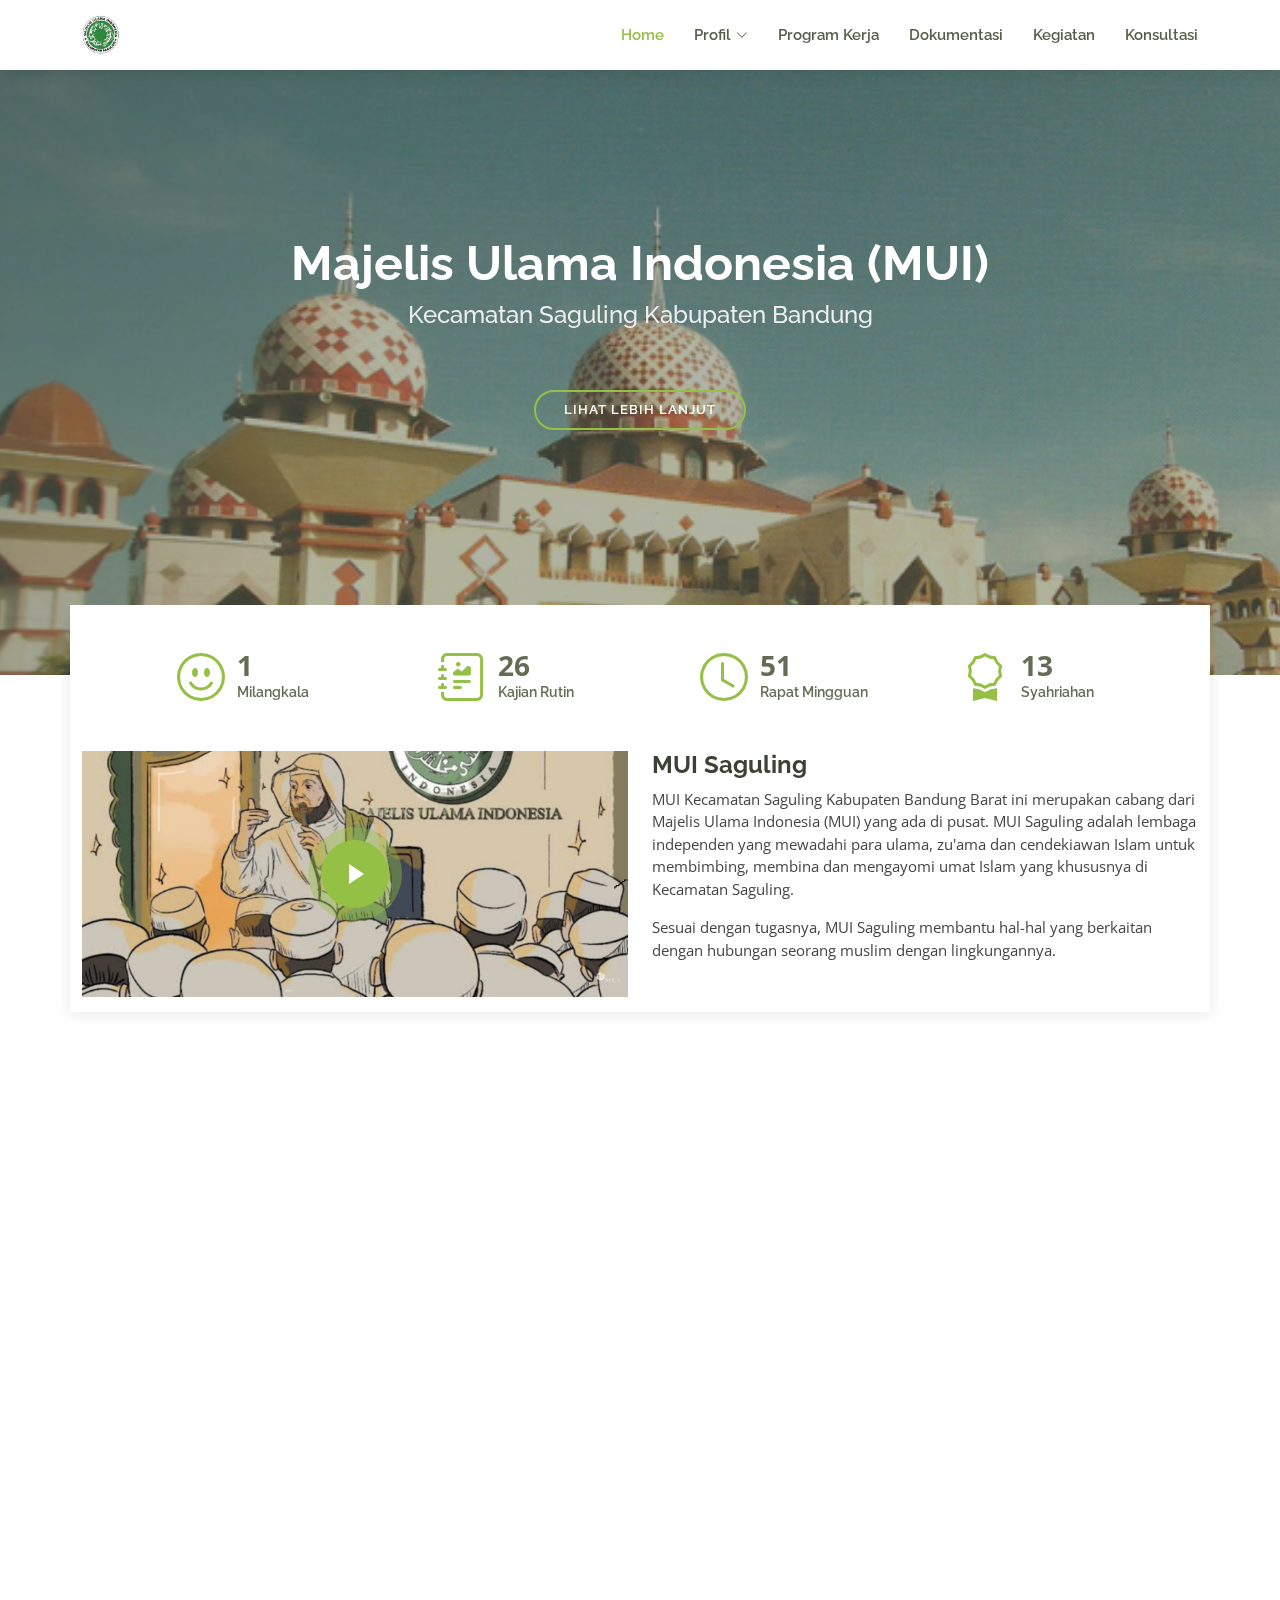
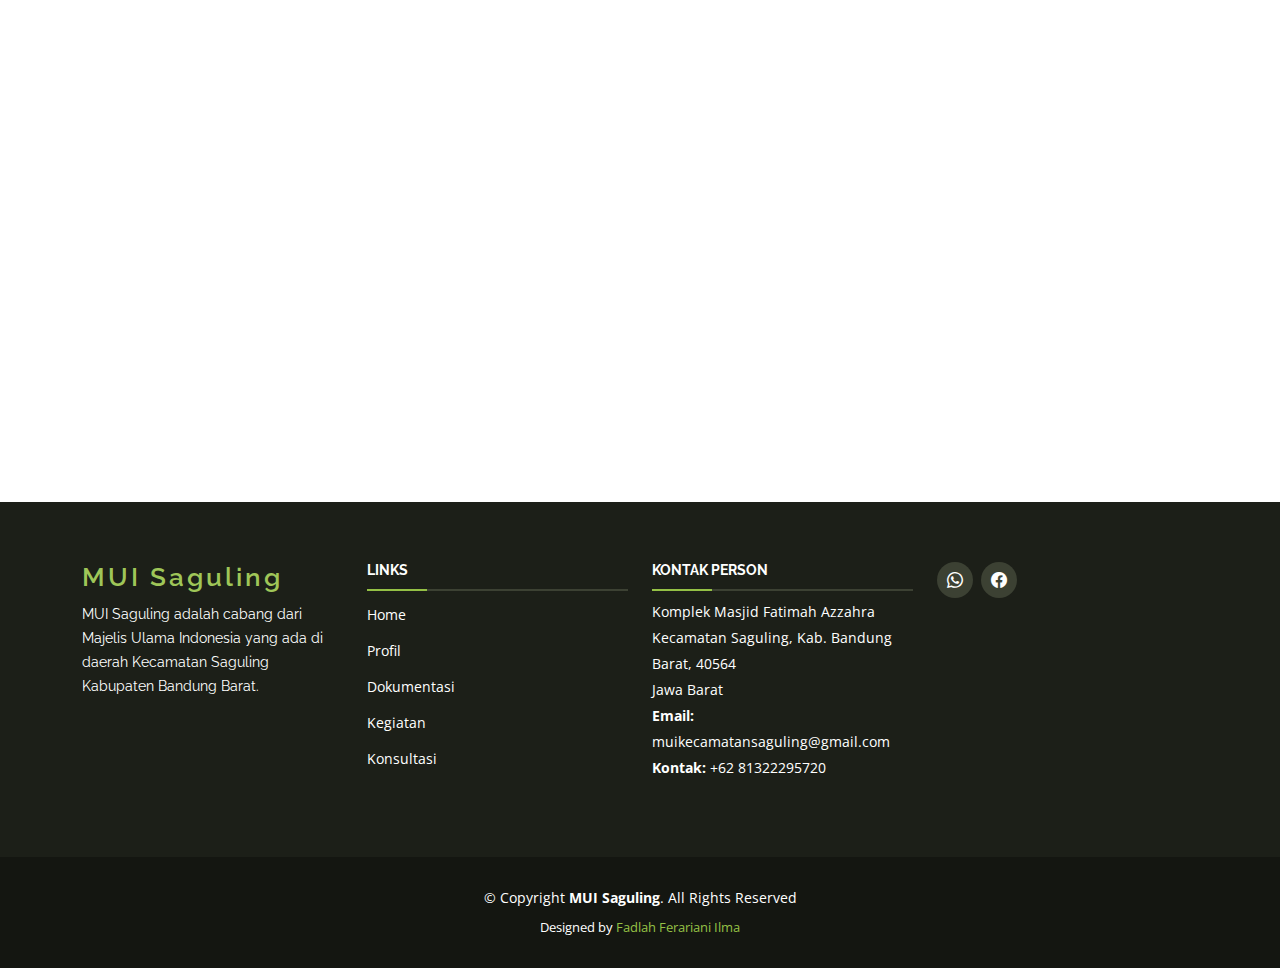
<file: index.html>
<!DOCTYPE html>
<html lang="en">

<head>
  <meta charset="utf-8">
  <meta content="width=device-width, initial-scale=1.0" name="viewport">

  <title>MUI Kecamatan Saguling - Index</title>
  <meta content="" name="description">
  <meta content="" name="keywords">

  <!-- Favicons -->
  <link href="assets/img/logo-M.png" rel="icon">
  <link href="assets/img/logo-M.png" rel="apple-touch-icon">

  <!-- Google Fonts -->
  <link href="https://fonts.googleapis.com/css?family=Open+Sans:300,300i,400,400i,600,600i,700,700i|Raleway:300,300i,400,400i,500,500i,600,600i,700,700i|Poppins:300,300i,400,400i,500,500i,600,600i,700,700i" rel="stylesheet">

  <!-- Vendor CSS Files -->
  <link href="assets/vendor/aos/aos.css" rel="stylesheet">
  <link href="assets/vendor/bootstrap/css/bootstrap.min.css" rel="stylesheet">
  <link href="assets/vendor/bootstrap-icons/bootstrap-icons.css" rel="stylesheet">
  <link href="assets/vendor/boxicons/css/boxicons.min.css" rel="stylesheet">
  <link href="assets/vendor/glightbox/css/glightbox.min.css" rel="stylesheet">
  <link href="assets/vendor/swiper/swiper-bundle.min.css" rel="stylesheet">

  <!-- Template Main CSS File -->
  <link href="assets/css/style.css" rel="stylesheet">

  <!-- =======================================================
  * Template Name: Serenity - v4.11.0
  * Template URL: https://bootstrapmade.com/serenity-bootstrap-corporate-template/
  * Author: BootstrapMade.com
  * License: https://bootstrapmade.com/license/
  ======================================================== -->
</head>

<body>

  <!-- ======= Header ======= -->
  <header id="header" class="fixed-top d-flex align-items-center">
    <div class="container d-flex align-items-center justify-content-between">

      <div class="logo">
        <h1 class="text-light"><a href="index.html"></a></h1>
        <!-- Uncomment below if you prefer to use an image logo -->
        <a href="index.html"><img src="assets/img/logo.png" alt="" class="img-fluid"></a>
      </div>

      <nav id="navbar" class="navbar">
        <ul>
          <li><a class="active" href="index.html">Home</a></li>
          <li class="dropdown"><a href="#"><span>Profil</span> <i class="bi bi-chevron-down"></i></a>
            <ul>
              <li><a href="about.html">Sejarah</a></li>
              <li><a href="team.html">Kepengurusan</a></li>
              <li><a href="bidang.html">Bidang-Bidang</a></li>
              </li>
            </ul>
          </li>
          <li><a href="services.html">Program Kerja</a></li>
          <li><a href="portfolio.html">Dokumentasi</a></li>
          <li><a href="blog.html">Kegiatan</a></li>
          <li><a href="contact.html">Konsultasi</a></li>
        </ul>
        <i class="bi bi-list mobile-nav-toggle"></i>
      </nav><!-- .navbar -->

    </div>
  </header><!-- End Header -->

  <!-- ======= Hero Section ======= -->
  <section id="hero">
    <div class="hero-container" data-aos="fade-up">
      <h1>Majelis Ulama Indonesia (MUI)</h1>
      <h2>Kecamatan Saguling Kabupaten Bandung</h2>
      <a href="about.html" class="btn-get-started scrollto">Lihat Lebih Lanjut</a>
    </div>
  </section><!-- End Hero -->

  <main id="main">

    <!-- ======= About Section ======= -->
    <section id="about" class="about">
      <div class="container">

        <div class="row justify-content-end">
          <div class="col-lg-11">
            <div class="row justify-content-end">

              <div class="col-lg-3 col-md-5 col-6 d-md-flex align-items-md-stretch">
                <div class="count-box py-5">
                  <i class="bi bi-emoji-smile"></i>
                  <span data-purecounter-start="0" data-purecounter-end="3" class="purecounter">0</span>
                  <p>Milangkala</p>
                </div>
              </div>

              <div class="col-lg-3 col-md-5 col-6 d-md-flex align-items-md-stretch">
                <div class="count-box py-5">
                  <i class="bi bi-journal-richtext"></i>
                  <span data-purecounter-start="0" data-purecounter-end="72" class="purecounter">0</span>
                  <p>Kajian Rutin</p>
                </div>
              </div>

              <div class="col-lg-3 col-md-5 col-6 d-md-flex align-items-md-stretch">
                <div class="count-box pb-5 pt-0 pt-lg-5">
                  <i class="bi bi-clock"></i>
                  <span data-purecounter-start="0" data-purecounter-end="144" class="purecounter">0</span>
                  <p>Rapat Mingguan</p>
                </div>
              </div>

              <div class="col-lg-3 col-md-5 col-6 d-md-flex align-items-md-stretch">
                <div class="count-box pb-5 pt-0 pt-lg-5">
                  <i class="bi bi-award"></i>
                  <span data-purecounter-start="0" data-purecounter-end="36" class="purecounter">0</span>
                  <p>Syahriahan</p>
                </div>
              </div>

            </div>
          </div>
        </div>

        <div class="row">

          <div class="col-lg-6 video-box align-self-baseline position-relative">
            <img src="assets/img/about.png" class="img-fluid" alt="">
            <a href="https://youtu.be/rGo7S9LOBiU" class="glightbox play-btn mb-4"></a>
          </div>

          <div class="col-lg-6 pt-3 pt-lg-0 content">
            <h3>MUI Saguling</h3>
            <p>
              MUI Kecamatan Saguling Kabupaten Bandung Barat ini merupakan cabang dari Majelis Ulama Indonesia (MUI)
              yang ada di pusat. MUI Saguling adalah lembaga independen yang mewadahi para ulama, zu'ama dan 
              cendekiawan Islam untuk membimbing, membina dan mengayomi umat Islam yang khususnya di Kecamatan
              Saguling. 
            </p>
            <p>
              Sesuai dengan tugasnya, MUI Saguling membantu hal-hal yang berkaitan dengan hubungan seorang muslim
              dengan lingkungannya.
            </p>
          </div>

        </div>

      </div>
    </section><!-- End About Section -->

    <!-- ======= Services Section ======= -->
    <section id="services" class="services ">
      <div class="container">

        <div class="section-title pt-5" data-aos="fade-up">
          <h2>Kata-Kata Mutiara</h2>
        </div>

        <div class="row">
          <div class="col-md-6">
            <div class="icon-box" data-aos="fade-up">
              <h4 class="title"><a href="#">Tiga Manusia</a></h4>
              <p class="description">"Tiga manusia tidak akan dilawan kecuali oleh orang yang hina, orang yang berilmu
                yang mengamalkan ilmunya, orang cerdas cendikia dan imam yang adil."
              </p>
            </div>
          </div>

          <div class="col-md-6">
            <div class="icon-box" data-aos="fade-up">
              <h4 class="title"><a href="#">Jangan Menyerah</a></h4>
              <p class="description">"Jangan menyerah atas impianmu, impian memberimu tujuan hidup. Ingatlah, sukses
                bukan kunci kebahagiaan, kebahagiaanlah kunci sukses."
              </p>
            </div>
          </div>

          <div class="col-md-6" data-aos="fade-up" data-aos-delay="100">
            <div class="icon-box">
              <h4 class="title"><a href="#">Keyakinan</a></h4>
              <p class="description">"Keraguan bukan merupakan lawan dari keyakinan. Namun Keraguan adalah bagian
                dari keyakinan"</p>
            </div>
          </div>

           <div class="col-md-6">
            <div class="icon-box" data-aos="fade-up">
              <h4 class="title"><a href="#">Perjalanan</a></h4>
              <p class="description">"Ketika perjalanan hidup terasa MEMBOSANKAN. Maka Allah menyuruh kita untuk
                banyak BERSYUKUR."
              </p>
            </div>
          </div>

          <div class="col-md-6" data-aos="fade-up" data-aos-delay="200">
            <div class="icon-box">
              <h4 class="title"><a href="#">Kesulitan</a></h4>
              <p class="description">"Kesulitan bukanlah sesuatu yang harus diratapi terus-menerus. Tapi Kesulitan
                sesuatu yang akan membuatmu semakin gigih dan kuat."</p>
            </div>
          </div>
          <div class="col-md-6" data-aos="fade-up" data-aos-delay="200">
            <div class="icon-box">
              <h4 class="title"><a href="#">Rendah Hati</a></h4>
              <p class="description">"Rendah hati itu sadar bahwa semua amal yang dilakukannya baik yang sunnah
                dan yang fardhu tidak butuh pengakuan makhluk, tapi hanya untuk Rabbnya semata."</p>
            </div>
          </div>
        </div>

         <div class="col-md-6">
          <div class="icon-box" data-aos="fade-up">
            <h4 class="title"><a href="#">Seorang Anak</a></h4>
            <p class="description">"Pandanglah anak-anak kita sebagai penerus sujud kepada Allah, mengtauhidkan
              Allah, penerus perjuangan agama Allah. Jika demikian berapapun biaya yang kita keluarkan untuk
              anak-anak kita, pada hakikatnya kita sedang membiayai agama Allah."
            </p>
          </div>
        </div>

      </div>
    </section><!-- End Services Section -->

  </main><!-- End #main -->

  <!-- ======= Footer ======= -->
  <footer id="footer">
    <div class="footer-top">
      <div class="container">
        <div class="row">

          <div class="col-lg-3 col-md-6 footer-info">
            <h3>MUI Saguling</h3>
            <p>MUI Saguling adalah cabang dari Majelis Ulama Indonesia yang ada di daerah Kecamatan Saguling Kabupaten
              Bandung Barat.
            </p>
          </div>

          <div class="col-lg-3 col-md-6 footer-links">
            <h4>Links</h4>
            <ul>
              <li><a href="index.html">Home</a></li>
              <li><a href="about.html">Profil</a></li>
              <li><a href="portfolio.html">Dokumentasi</a></li>
              <li><a href="blog.html">Kegiatan</a></li>
              <li><a href="contact.html">Konsultasi</a></li>
            </ul>
          </div>

          <div class="col-lg-3 col-md-6 footer-contact">
            <h4>Kontak Person</h4>
            <p>
              Komplek Masjid Fatimah Azzahra <br>
              Kecamatan Saguling, Kab. Bandung Barat, 40564<br>
              Jawa Barat <br>
              <strong>Email:</strong> muikecamatansaguling@gmail.com<br>
              <strong>Kontak:</strong> +62 81322295720<br>
            </p>
          </div>

          <div class="col-lg-3 col-md-6 footer-newsletter">
            <div class="social-links">
              <a href="https://wa.me/6281322295720" class="whatsapp"><i class="bi bi-whatsapp"></i></a>
              <a href="https://www.facebook.com/profile.php?id=100041505984227&mibextid=ZbWKwL" class="facebook"><i class="bi bi-facebook"></i></a>
            </div>
          </div>

        </div>
      </div>
    </div>

    <div class="container">
      <div class="copyright">
        &copy; Copyright <strong><span>MUI Saguling</span></strong>. All Rights Reserved
      </div>
      <div class="credits">
        <!-- All the links in the footer should remain intact. -->
        <!-- You can delete the links only if you purchased the pro version. -->
        <!-- Licensing information: https://bootstrapmade.com/license/ -->
        <!-- Purchase the pro version with working PHP/AJAX contact form: https://bootstrapmade.com/serenity-bootstrap-corporate-template/ -->
        Designed by <a href="https://bootstrapmade.com/">Fadlah Ferariani Ilma</a>
      </div>
    </div>
  </footer><!-- End Footer -->


  <a href="#" class="back-to-top d-flex align-items-center justify-content-center"><i class="bi bi-arrow-up-short"></i></a>

  <!-- Vendor JS Files -->
  <script src="assets/vendor/purecounter/purecounter_vanilla.js"></script>
  <script src="assets/vendor/aos/aos.js"></script>
  <script src="assets/vendor/bootstrap/js/bootstrap.bundle.min.js"></script>
  <script src="assets/vendor/glightbox/js/glightbox.min.js"></script>
  <script src="assets/vendor/isotope-layout/isotope.pkgd.min.js"></script>
  <script src="assets/vendor/swiper/swiper-bundle.min.js"></script>
  <script src="assets/vendor/waypoints/noframework.waypoints.js"></script>
  <script src="assets/vendor/php-email-form/validate.js"></script>

  <!-- Template Main JS File -->
  <script src="assets/js/main.js"></script>

</body>

</html>
</file>
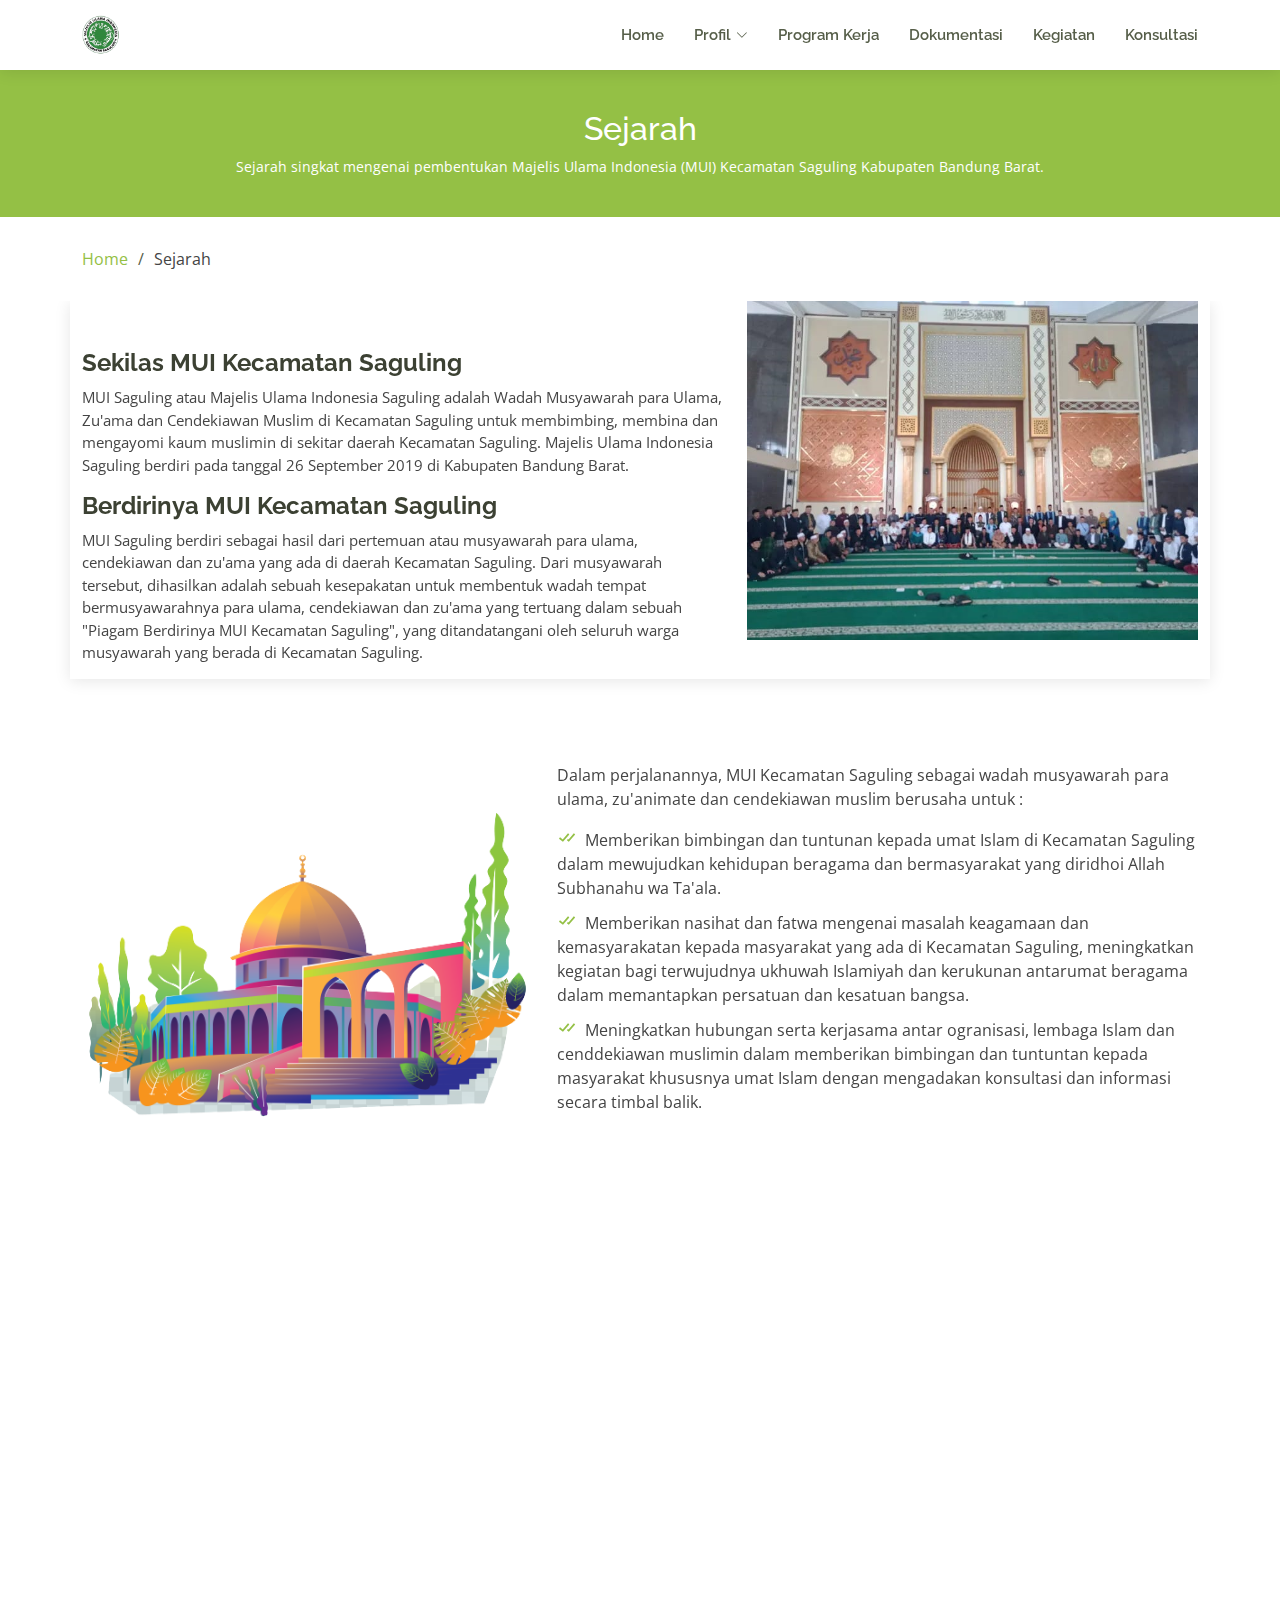
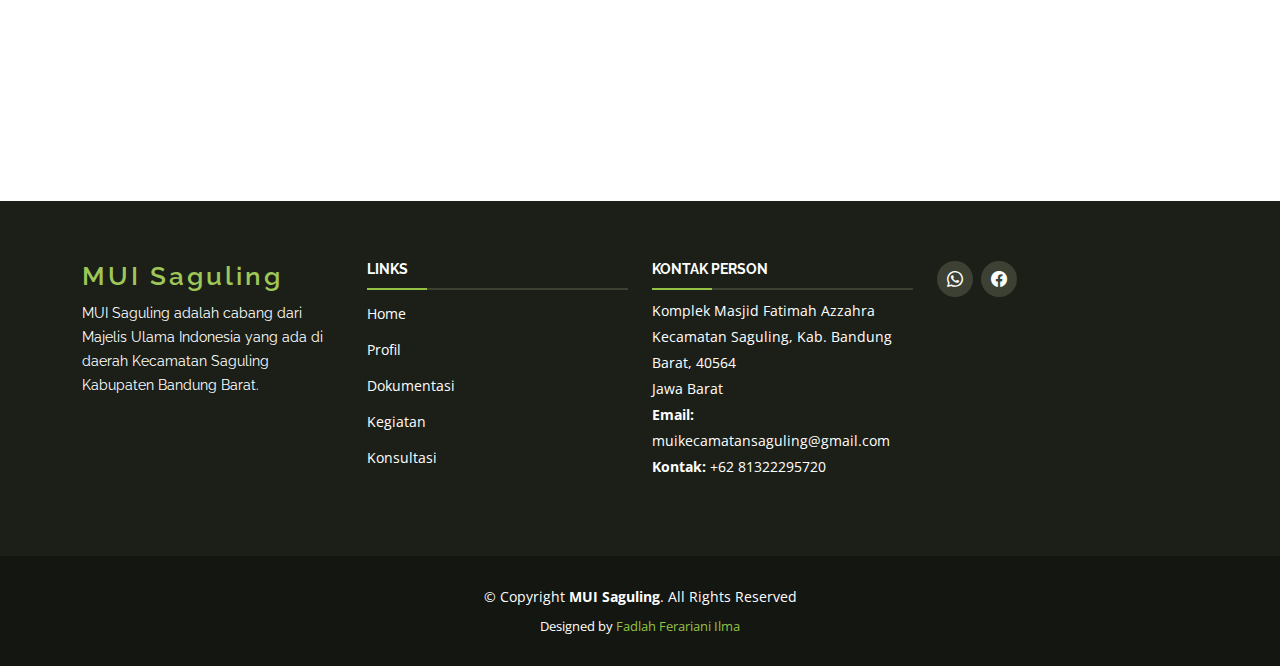
<file: about.html>
<!DOCTYPE html>
<html lang="en">

<head>
  <meta charset="utf-8">
  <meta content="width=device-width, initial-scale=1.0" name="viewport">

  <title>Sejarah - MUI Kecamatan Saguling</title>
  <meta content="" name="description">
  <meta content="" name="keywords">

  <!-- Favicons -->
  <link href="assets/img/logo-M.png" rel="icon">
  <link href="assets/img/logo-M.png" rel="apple-touch-icon">

  <!-- Google Fonts -->
  <link href="https://fonts.googleapis.com/css?family=Open+Sans:300,300i,400,400i,600,600i,700,700i|Raleway:300,300i,400,400i,500,500i,600,600i,700,700i|Poppins:300,300i,400,400i,500,500i,600,600i,700,700i" rel="stylesheet">

  <!-- Vendor CSS Files -->
  <link href="assets/vendor/aos/aos.css" rel="stylesheet">
  <link href="assets/vendor/bootstrap/css/bootstrap.min.css" rel="stylesheet">
  <link href="assets/vendor/bootstrap-icons/bootstrap-icons.css" rel="stylesheet">
  <link href="assets/vendor/boxicons/css/boxicons.min.css" rel="stylesheet">
  <link href="assets/vendor/glightbox/css/glightbox.min.css" rel="stylesheet">
  <link href="assets/vendor/swiper/swiper-bundle.min.css" rel="stylesheet">

  <!-- Template Main CSS File -->
  <link href="assets/css/style.css" rel="stylesheet">

  <!-- =======================================================
  * Template Name: Serenity - v4.11.0
  * Template URL: https://bootstrapmade.com/serenity-bootstrap-corporate-template/
  * Author: BootstrapMade.com
  * License: https://bootstrapmade.com/license/
  ======================================================== -->
</head>

<body>

  <!-- ======= Header ======= -->
  <header id="header" class="fixed-top d-flex align-items-center">
    <div class="container d-flex align-items-center justify-content-between">

      <div class="logo">
        <h1 class="text-light"><a href="index.html"></a></h1>
        <!-- Uncomment below if you prefer to use an image logo -->
        <a href="index.html"><img src="assets/img/logo.png" alt="" class="img-fluid"></a>
      </div>

      <nav id="navbar" class="navbar">
        <ul>
          <li><a href="index.html">Home</a></li>
          <li class="dropdown"><a href="#"><span>Profil</span> <i class="bi bi-chevron-down"></i></a>
            <ul>
              <li><a href="about.html">Sejarah</a></li>
              <li><a href="team.html">Kepengurusan</a></li>
              <li><a href="bidang.html">Bidang-Bidang</a></li>
              </li>
            </ul>
          </li>
          <li><a href="services.html">Program Kerja</a></li>
          <li><a href="portfolio.html">Dokumentasi</a></li>
          <li><a href="blog.html">Kegiatan</a></li>
          <li><a href="contact.html">Konsultasi</a></li>

        </ul>
        <i class="bi bi-list mobile-nav-toggle"></i>
      </nav><!-- .navbar -->

    </div>
  </header><!-- End Header -->

  <main id="main">

    <!-- ======= Breadcrumbs ======= -->
    <section id="breadcrumbs" class="breadcrumbs">
      <div class="breadcrumb-hero">
        <div class="container">
          <div class="breadcrumb-hero">
            <h2>Sejarah</h2>
            <p> Sejarah singkat mengenai pembentukan Majelis Ulama Indonesia (MUI) Kecamatan Saguling Kabupaten
              Bandung Barat. </p>
          </div>
        </div>
      </div>
      <div class="container">
        <ol>
          <li><a href="index.html">Home</a></li>
          <li>Sejarah</li>
        </ol>
      </div>
    </section><!-- End Breadcrumbs -->

    <!-- ======= About Section ======= -->
    <section id="about" class="about">
      <div class="container">

        <div class="row content">
          <div class="col-md-5 order-1 order-md-2" data-aos="fade-left">
            <img src="assets/img/sejarah.png" class="img-fluid" alt="">
          </div>
          <div class="col-md-7 pt-5 order-2 order-md-1" data-aos="fade-right">
            <h3>Sekilas MUI Kecamatan Saguling</h3>
            <p>
              MUI Saguling atau Majelis Ulama Indonesia Saguling adalah Wadah Musyawarah para Ulama, Zu'ama dan 
              Cendekiawan Muslim di Kecamatan Saguling untuk membimbing, membina dan mengayomi kaum muslimin di
              sekitar daerah Kecamatan Saguling. Majelis Ulama Indonesia Saguling berdiri pada tanggal 26
              September 2019 di Kabupaten Bandung Barat.
            </p>

            <h3>Berdirinya MUI Kecamatan Saguling</h3>
            <p>
              MUI Saguling berdiri sebagai hasil dari pertemuan atau musyawarah para ulama, cendekiawan dan zu'ama yang
              ada di daerah Kecamatan Saguling. Dari musyawarah tersebut, dihasilkan adalah sebuah kesepakatan untuk
              membentuk wadah tempat bermusyawarahnya para ulama, cendekiawan dan zu'ama yang tertuang dalam sebuah
              "Piagam Berdirinya MUI Kecamatan Saguling", yang ditandatangani oleh seluruh warga musyawarah yang berada
              di Kecamatan Saguling.
            </p>
          </div>
        </div> 
      </div>
    </section><!-- End About Section -->

    <!-- ======= Work Process Section ======= -->
    <section id="work-process" class="work-process">
      <div class="container">

        <div class="row content">
          <div class="col-md-5" data-aos="fade-right">
            <img src="assets/img/masjid.png" class="img-fluid" alt="">
          </div>
          <div class="col-md-7 pt-4" data-aos="fade-left">
            <p>
              Dalam perjalanannya, MUI Kecamatan Saguling sebagai wadah musyawarah para ulama, zu'animate
              dan cendekiawan muslim berusaha untuk :
            </p>
            <ul>
              <li><i class="bx bx-check-double"></i> Memberikan bimbingan dan tuntunan kepada umat Islam di Kecamatan 
                Saguling dalam mewujudkan kehidupan beragama dan bermasyarakat yang diridhoi Allah Subhanahu wa Ta'ala.</li>
              <li><i class="bx bx-check-double"></i> Memberikan nasihat dan fatwa mengenai masalah keagamaan dan
                kemasyarakatan kepada masyarakat yang ada di Kecamatan Saguling, meningkatkan kegiatan bagi terwujudnya
                ukhuwah Islamiyah dan kerukunan antarumat beragama dalam memantapkan persatuan dan kesatuan bangsa.</li>
              <li><i class="bx bx-check-double"></i> Meningkatkan hubungan serta kerjasama antar ogranisasi, lembaga
                Islam dan cenddekiawan muslimin dalam memberikan bimbingan dan tuntuntan kepada masyarakat khususnya
                umat Islam dengan mengadakan konsultasi dan informasi secara timbal balik.</li>
            </ul>
          </div>
        </div>

        <div class="row content">
          <div class="col-md-5 order-1 order-md-2" data-aos="fade-left">
            <img src="assets/img/masjid-1.png" class="img-fluid" alt="">
          </div>
          <div class="col-md-7 pt-5 order-2 order-md-1" data-aos="fade-right">
            <h3>Hubungan dengan Pihak Eksternal</h3>
            <p>
              Sebagai organisasi yang dilahirkan oleh para ulama, cendekiawan dan zu'ama muslim, tidak menutup kemungkinan
              bahwa MUI Saguling tidak melakukan yang namanya menjalin hubungan dan kerjasama dengan pihak-pihak lain balik
              dari daerah Kecamatan Saguling sendiri maupun daerah yang lainnya yang ada di Indonesia. Sikap MUI Saguling
              ini menjadi salah satu ikhtiar mewujudkan Islam sebagai rahmatan lil alamin (Rahmat bagi Seluruh Alam).
            </p>
          </div>
        </div>

  </main><!-- End #main -->

  <!-- ======= Footer ======= -->
  <footer id="footer">
    <div class="footer-top">
      <div class="container">
        <div class="row">

          <div class="col-lg-3 col-md-6 footer-info">
            <h3>MUI Saguling</h3>
            <p>MUI Saguling adalah cabang dari Majelis Ulama Indonesia yang ada di daerah Kecamatan Saguling Kabupaten
              Bandung Barat.
            </p>
          </div>

          <div class="col-lg-3 col-md-6 footer-links">
            <h4>Links</h4>
            <ul>
              <li><a href="index.html">Home</a></li>
              <li><a href="about.html">Profil</a></li>
              <li><a href="portfolio.html">Dokumentasi</a></li>
              <li><a href="blog.html">Kegiatan</a></li>
              <li><a href="contact.html">Konsultasi</a></li>
            </ul>
          </div>

          <div class="col-lg-3 col-md-6 footer-contact">
            <h4>Kontak Person</h4>
            <p>
              Komplek Masjid Fatimah Azzahra <br>
              Kecamatan Saguling, Kab. Bandung Barat, 40564<br>
              Jawa Barat <br>
              <strong>Email:</strong> muikecamatansaguling@gmail.com<br>
              <strong>Kontak:</strong> +62 81322295720<br>
            </p>
          </div>

          <div class="col-lg-3 col-md-6 footer-newsletter">
            <div class="social-links">
              <a href="https://wa.me/6281322295720" class="whatsapp"><i class="bi bi-whatsapp"></i></a>
              <a href="https://www.facebook.com/profile.php?id=100041505984227&mibextid=ZbWKwL" class="facebook"><i class="bi bi-facebook"></i></a>
            </div>
          </div>

        </div>
      </div>
    </div>

    <div class="container">
      <div class="copyright">
        &copy; Copyright <strong><span>MUI Saguling</span></strong>. All Rights Reserved
      </div>
      <div class="credits">
        <!-- All the links in the footer should remain intact. -->
        <!-- You can delete the links only if you purchased the pro version. -->
        <!-- Licensing information: https://bootstrapmade.com/license/ -->
        <!-- Purchase the pro version with working PHP/AJAX contact form: https://bootstrapmade.com/serenity-bootstrap-corporate-template/ -->
        Designed by <a href="https://bootstrapmade.com/">Fadlah Ferariani Ilma</a>
      </div>
    </div>
  </footer><!-- End Footer -->

  <a href="#" class="back-to-top d-flex align-items-center justify-content-center"><i class="bi bi-arrow-up-short"></i></a>

  <!-- Vendor JS Files -->
  <script src="assets/vendor/purecounter/purecounter_vanilla.js"></script>
  <script src="assets/vendor/aos/aos.js"></script>
  <script src="assets/vendor/bootstrap/js/bootstrap.bundle.min.js"></script>
  <script src="assets/vendor/glightbox/js/glightbox.min.js"></script>
  <script src="assets/vendor/isotope-layout/isotope.pkgd.min.js"></script>
  <script src="assets/vendor/swiper/swiper-bundle.min.js"></script>
  <script src="assets/vendor/waypoints/noframework.waypoints.js"></script>
  <script src="assets/vendor/php-email-form/validate.js"></script>

  <!-- Template Main JS File -->
  <script src="assets/js/main.js"></script>

</body>

</html>
</file>
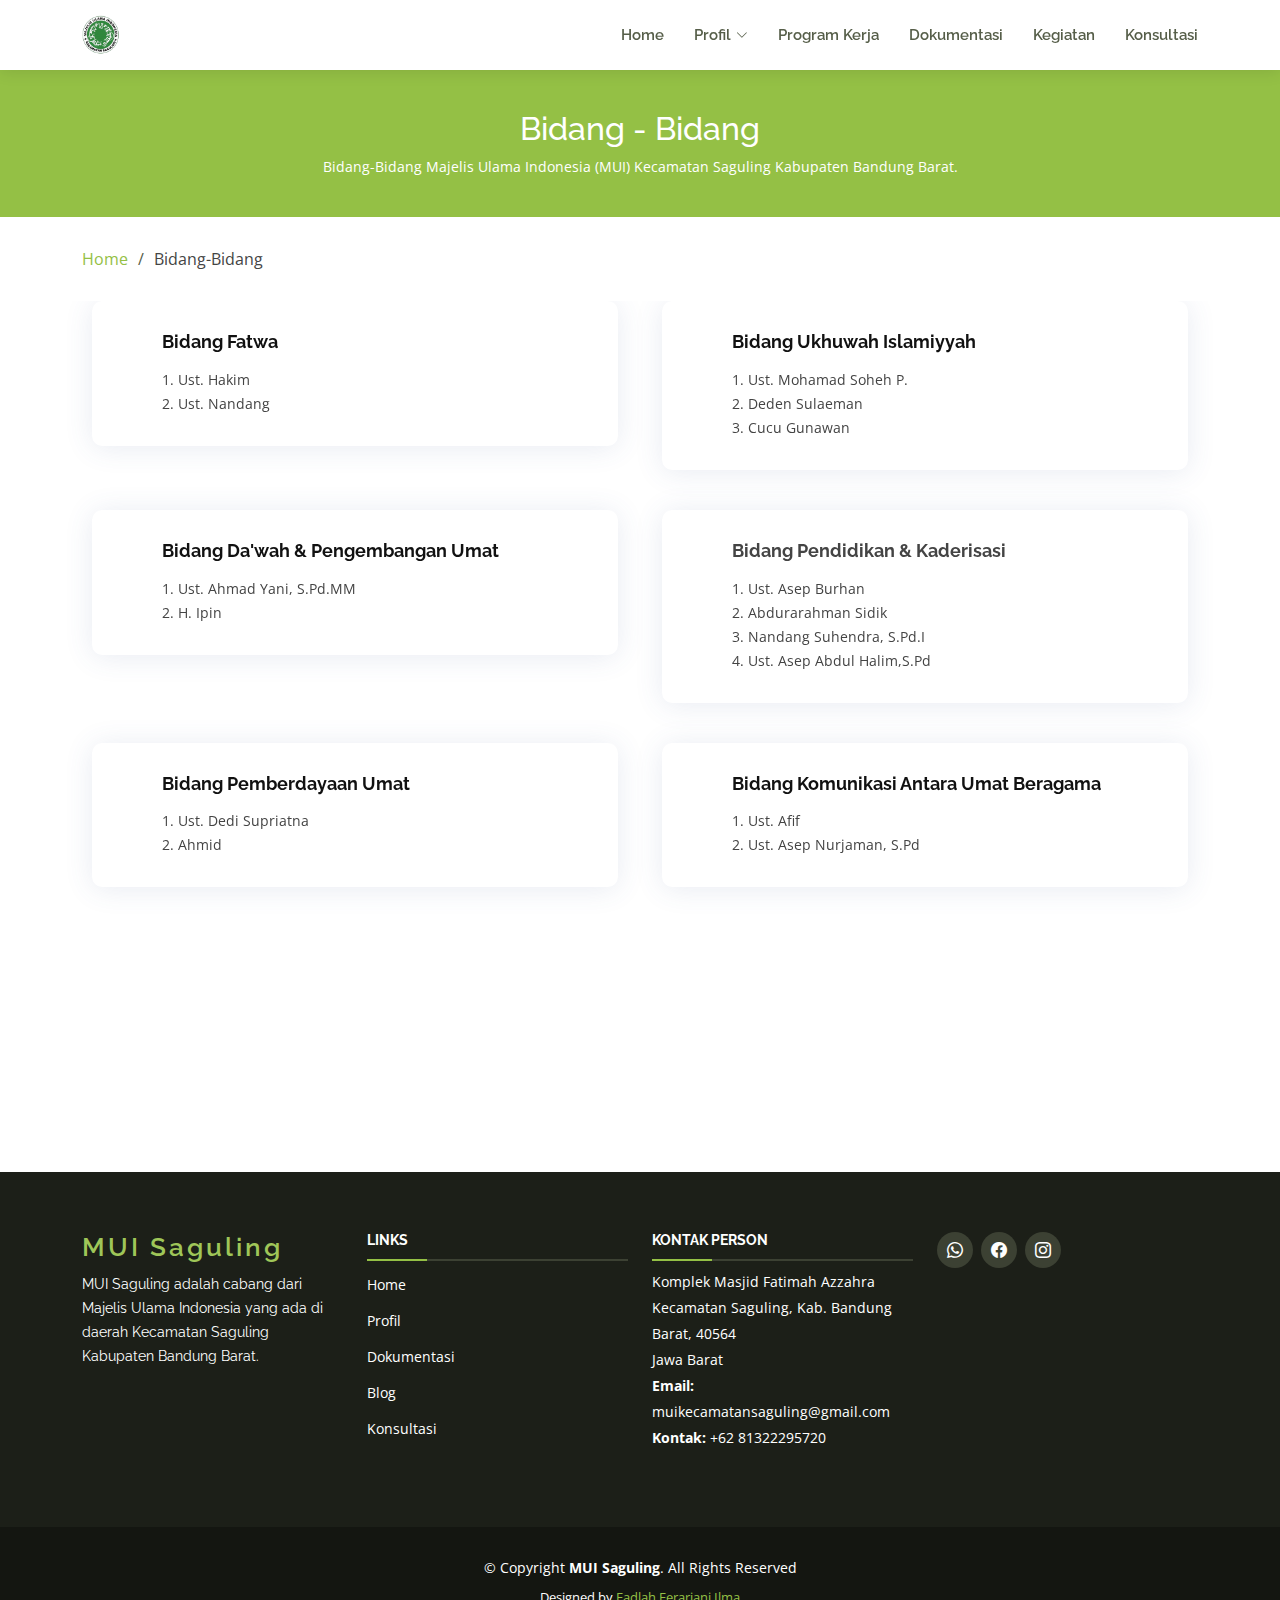
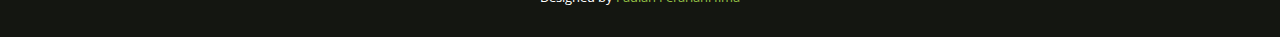
<file: bidang.html>
<!DOCTYPE html>
<html lang="en">

<head>
  <meta charset="utf-8">
  <meta content="width=device-width, initial-scale=1.0" name="viewport">

  <title>Seksi-Seksi - MUI Kecamatan Saguling</title>
  <meta content="" name="description">
  <meta content="" name="keywords">

  <!-- Favicons -->
  <link href="assets/img/logo-M.png" rel="icon">
  <link href="assets/img/logo-M.png" rel="apple-touch-icon">

  <!-- Google Fonts -->
  <link href="https://fonts.googleapis.com/css?family=Open+Sans:300,300i,400,400i,600,600i,700,700i|Raleway:300,300i,400,400i,500,500i,600,600i,700,700i|Poppins:300,300i,400,400i,500,500i,600,600i,700,700i" rel="stylesheet">

  <!-- Vendor CSS Files -->
  <link href="assets/vendor/aos/aos.css" rel="stylesheet">
  <link href="assets/vendor/bootstrap/css/bootstrap.min.css" rel="stylesheet">
  <link href="assets/vendor/bootstrap-icons/bootstrap-icons.css" rel="stylesheet">
  <link href="assets/vendor/boxicons/css/boxicons.min.css" rel="stylesheet">
  <link href="assets/vendor/glightbox/css/glightbox.min.css" rel="stylesheet">
  <link href="assets/vendor/swiper/swiper-bundle.min.css" rel="stylesheet">

  <!-- Template Main CSS File -->
  <link href="assets/css/style.css" rel="stylesheet">

  <!-- =======================================================
  * Template Name: Serenity - v4.11.0
  * Template URL: https://bootstrapmade.com/serenity-bootstrap-corporate-template/
  * Author: BootstrapMade.com
  * License: https://bootstrapmade.com/license/
  ======================================================== -->
</head>

<body>

  <!-- ======= Header ======= -->
  <header id="header" class="fixed-top d-flex align-items-center">
    <div class="container d-flex align-items-center justify-content-between">

      <div class="logo">
        <h1 class="text-light"><a href="index.html"></a></h1>
        <!-- Uncomment below if you prefer to use an image logo -->
        <a href="index.html"><img src="assets/img/logo.png" alt="" class="img-fluid"></a>
      </div>

      <nav id="navbar" class="navbar">
        <ul>
          <li><a href="index.html">Home</a></li>
          <li class="dropdown"><a href="#"><span>Profil</span> <i class="bi bi-chevron-down"></i></a>
            <ul>
              <li><a href="about.html">Sejarah</a></li>
              <li><a href="team.html">Kepengurusan</a></li>
              <li><a href="bidang.html">Bidang-Bidang</a></li>
              </li>
            </ul>
          </li>
          <li><a href="services.html">Program Kerja</a></li>
          <li><a href="portfolio.html">Dokumentasi</a></li>
          <li><a href="blog.html">Kegiatan</a></li>
          <li><a href="contact.html">Konsultasi</a></li>

        </ul>
        <i class="bi bi-list mobile-nav-toggle"></i>
      </nav><!-- .navbar -->

    </div>
  </header><!-- End Header -->

  <main id="main">

    <!-- ======= Breadcrumbs ======= -->
    <section id="breadcrumbs" class="breadcrumbs">
      <div class="breadcrumb-hero">
        <div class="container">
          <div class="breadcrumb-hero">
            <h2>Bidang -  Bidang</h2>
            <p>Bidang-Bidang Majelis Ulama Indonesia (MUI) Kecamatan Saguling Kabupaten Bandung Barat. </p>
          </div>
        </div>
      </div>
      <div class="container">
        <ol>
          <li><a href="index.html">Home</a></li>
          <li>Bidang-Bidang</li>
        </ol>
      </div>
    </section><!-- End Breadcrumbs -->

    <!-- ======= Services Section ======= -->
    <section id="services" class="services ">
      <div class="container">

        <div class="row">
          <div class="col-md-6">
            <div class="icon-box" data-aos="fade-up">
              <h4 class="title"><a href="#">Bidang Fatwa</a></h4>
              <p class="description">1. Ust. Hakim</p>
              <p class="description">2. Ust. Nandang</p>
            </div>
          </div>

          <div class="col-md-6">
            <div class="icon-box" data-aos="fade-up">
              <h4 class="title"><a href="#">Bidang Ukhuwah Islamiyyah</a></h4>
              <p class="description">1. Ust. Mohamad Soheh P.</p>
              <p class="description">2. Deden Sulaeman</p>
              <p class="description">3. Cucu Gunawan</p>
            </div>
          </div>

          <div class="col-md-6" data-aos="fade-up" data-aos-delay="100">
            <div class="icon-box">
              <h4 class="title"><a href="#">Bidang Da'wah & Pengembangan Umat</a></h4>
              <p class="description">1. Ust. Ahmad Yani, S.Pd.MM</p>
              <p class="description">2. H. Ipin</p>
            </div>
          </div>

          <div class="col-md-6" data-aos="fade-up" data-aos-delay="100">
            <div class="icon-box">
              <h4 class="title"><a href="#"></a>Bidang Pendidikan & Kaderisasi</h4>
              <p class="description">1. Ust. Asep Burhan</p>
              <p class="description">2. Abdurarahman Sidik</p>
              <p class="description">3. Nandang Suhendra, S.Pd.I</p>
              <p class="description">4. Ust. Asep Abdul Halim,S.Pd</p>
            </div>
          </div>

          <div class="col-md-6" data-aos="fade-up" data-aos-delay="200">
            <div class="icon-box">
              <h4 class="title"><a href="#">Bidang Pemberdayaan Umat</a></h4>
              <p class="description">1. Ust. Dedi Supriatna</p>
              <p class="description">2. Ahmid</p>
            </div>
          </div>

          <div class="col-md-6" data-aos="fade-up" data-aos-delay="200">
            <div class="icon-box">
              <h4 class="title"><a href="#">Bidang Komunikasi Antara Umat Beragama</a></h4>
              <p class="description">1. Ust. Afif</p>
              <p class="description">2. Ust. Asep Nurjaman, S.Pd</p>
            </div>
          </div>

          <div class="row">
            <div class="col-md-6">
              <div class="icon-box" data-aos="fade-up">
                <h4 class="title"><a href="#">Bidang Pemberdayaan Perempuan</a></h4>
                <p class="description">1. Ustdz. Euis Karyatin</p>
                <p class="description">2. Ustdz. Rohman</p>
              </div>
            </div>
            
            <div class="col-md-6">
              <div class="icon-box" data-aos="fade-up">
                <h4 class="title"><a href="#">Bidang Pengkajian & Penelitian</a></h4>
                <p class="description">1. Ust. Ade</p>
                <p class="description">2. Ust. Halimin</p>
              </div>
            </div>
        </div>
      </div>
    </section><!-- End Services Section -->

  </main><!-- End #main -->

  <!-- ======= Footer ======= -->
  <footer id="footer">
    <div class="footer-top">
      <div class="container">
        <div class="row">

          <div class="col-lg-3 col-md-6 footer-info">
            <h3>MUI Saguling</h3>
            <p>MUI Saguling adalah cabang dari Majelis Ulama Indonesia yang ada di daerah Kecamatan Saguling Kabupaten
              Bandung Barat.
            </p>
          </div>

          <div class="col-lg-3 col-md-6 footer-links">
            <h4>Links</h4>
            <ul>
              <li><a href="index.html">Home</a></li>
              <li><a href="about.html">Profil</a></li>
              <li><a href="portfolio.html">Dokumentasi</a></li>
              <li><a href="blog.html">Blog</a></li>
              <li><a href="contact.html">Konsultasi</a></li>
            </ul>
          </div>

          <div class="col-lg-3 col-md-6 footer-contact">
            <h4>Kontak Person</h4>
            <p>
              Komplek Masjid Fatimah Azzahra <br>
              Kecamatan Saguling, Kab. Bandung Barat, 40564<br>
              Jawa Barat <br>
              <strong>Email:</strong> muikecamatansaguling@gmail.com<br>
              <strong>Kontak:</strong> +62 81322295720<br>
            </p>
          </div>

          <div class="col-lg-3 col-md-6 footer-newsletter">
            <div class="social-links">
              <a href="#" class="whatsapp"><i class="bi bi-whatsapp"></i></a>
              <a href="#" class="facebook"><i class="bi bi-facebook"></i></a>
              <a href="#" class="instagram"><i class="bi bi-instagram"></i></a>
            </div>
          </div>

        </div>
      </div>
    </div>

    <div class="container">
      <div class="copyright">
        &copy; Copyright <strong><span>MUI Saguling</span></strong>. All Rights Reserved
      </div>
      <div class="credits">
        <!-- All the links in the footer should remain intact. -->
        <!-- You can delete the links only if you purchased the pro version. -->
        <!-- Licensing information: https://bootstrapmade.com/license/ -->
        <!-- Purchase the pro version with working PHP/AJAX contact form: https://bootstrapmade.com/serenity-bootstrap-corporate-template/ -->
        Designed by <a href="https://bootstrapmade.com/">Fadlah Ferariani Ilma</a>
      </div>
    </div>
  </footer><!-- End Footer -->


  <a href="#" class="back-to-top d-flex align-items-center justify-content-center"><i class="bi bi-arrow-up-short"></i></a>

  <!-- Vendor JS Files -->
  <script src="assets/vendor/purecounter/purecounter_vanilla.js"></script>
  <script src="assets/vendor/aos/aos.js"></script>
  <script src="assets/vendor/bootstrap/js/bootstrap.bundle.min.js"></script>
  <script src="assets/vendor/glightbox/js/glightbox.min.js"></script>
  <script src="assets/vendor/isotope-layout/isotope.pkgd.min.js"></script>
  <script src="assets/vendor/swiper/swiper-bundle.min.js"></script>
  <script src="assets/vendor/waypoints/noframework.waypoints.js"></script>
  <script src="assets/vendor/php-email-form/validate.js"></script>

  <!-- Template Main JS File -->
  <script src="assets/js/main.js"></script>

</body>

</html>
</file>
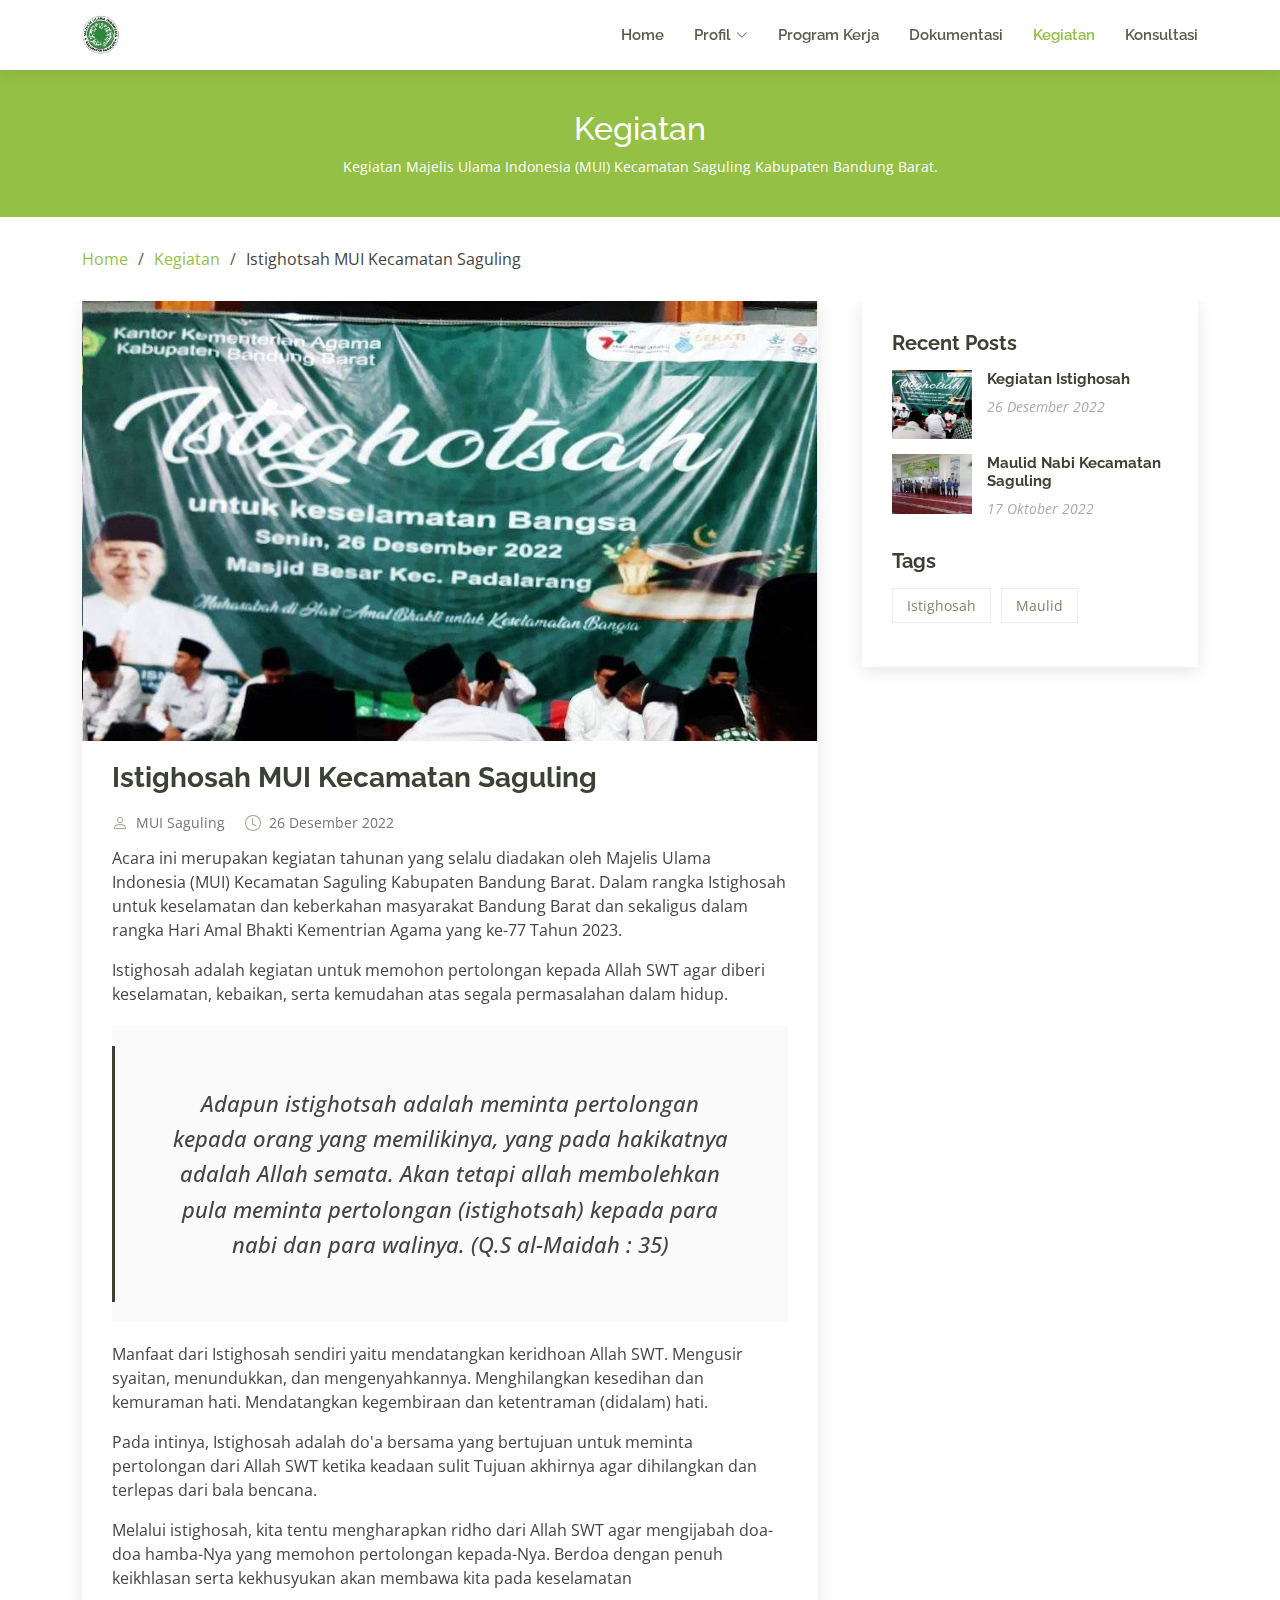
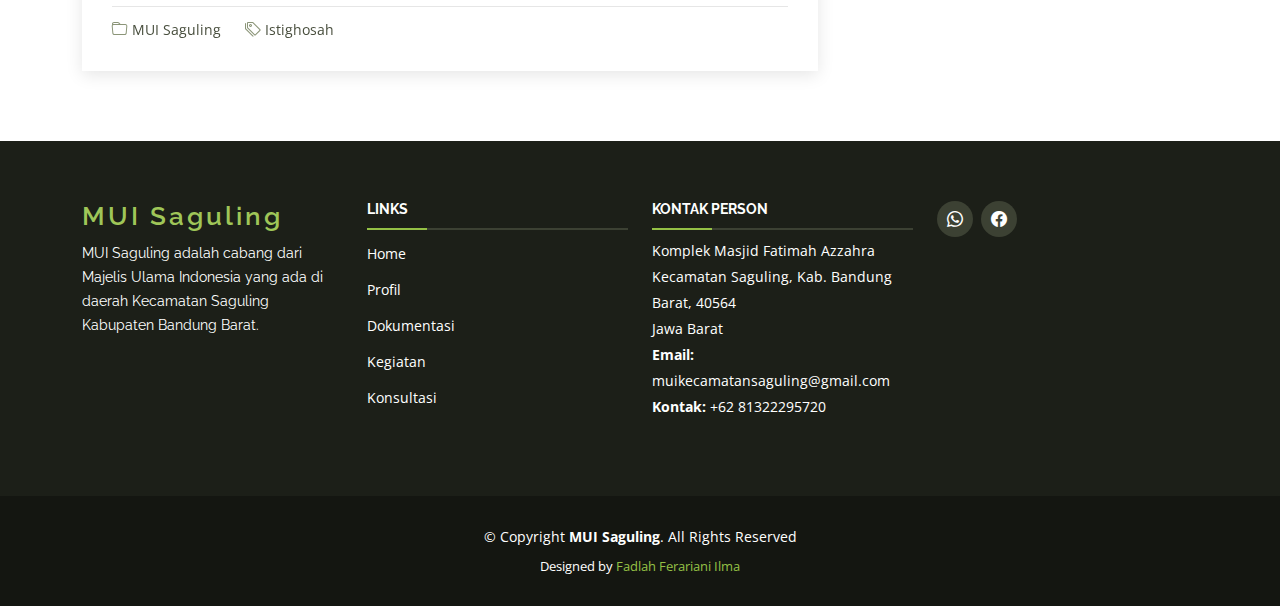
<file: blog-single.html>
<!DOCTYPE html>
<html lang="en">

<head>
  <meta charset="utf-8">
  <meta content="width=device-width, initial-scale=1.0" name="viewport">

  <title>Kegiatan Detail - MUI Kecamatan Saguling</title>
  <meta content="" name="description">
  <meta content="" name="keywords">

  <!-- Favicons -->
  <link href="assets/img/logo-M.png" rel="icon">
  <link href="assets/img/logo-M.png" rel="apple-touch-icon">

  <!-- Google Fonts -->
  <link href="https://fonts.googleapis.com/css?family=Open+Sans:300,300i,400,400i,600,600i,700,700i|Raleway:300,300i,400,400i,500,500i,600,600i,700,700i|Poppins:300,300i,400,400i,500,500i,600,600i,700,700i" rel="stylesheet">

  <!-- Vendor CSS Files -->
  <link href="assets/vendor/aos/aos.css" rel="stylesheet">
  <link href="assets/vendor/bootstrap/css/bootstrap.min.css" rel="stylesheet">
  <link href="assets/vendor/bootstrap-icons/bootstrap-icons.css" rel="stylesheet">
  <link href="assets/vendor/boxicons/css/boxicons.min.css" rel="stylesheet">
  <link href="assets/vendor/glightbox/css/glightbox.min.css" rel="stylesheet">
  <link href="assets/vendor/swiper/swiper-bundle.min.css" rel="stylesheet">

  <!-- Template Main CSS File -->
  <link href="assets/css/style.css" rel="stylesheet">

  <!-- =======================================================
  * Template Name: Serenity - v4.11.0
  * Template URL: https://bootstrapmade.com/serenity-bootstrap-corporate-template/
  * Author: BootstrapMade.com
  * License: https://bootstrapmade.com/license/
  ======================================================== -->
</head>

<body>

  <!-- ======= Header ======= -->
  <header id="header" class="fixed-top d-flex align-items-center">
    <div class="container d-flex align-items-center justify-content-between">

      <div class="logo">
        <h1 class="text-light"><a href="index.html"></a></h1>
        <!-- Uncomment below if you prefer to use an image logo -->
        <a href="index.html"><img src="assets/img/logo.png" alt="" class="img-fluid"></a>
      </div>

      <nav id="navbar" class="navbar">
        <ul>
          <li><a href="index.html">Home</a></li>
          <li class="dropdown"><a href="#"><span>Profil</span> <i class="bi bi-chevron-down"></i></a>
            <ul>
              <li><a href="about.html">Sejarah</a></li>
              <li><a href="team.html">Kepengurusan</a></li>
              <li><a href="bidang.html">Bidang-Bidang</a></li>
              </li>
            </ul>
          </li>
          <li><a href="services.html">Program Kerja</a></li>
          <li><a href="portfolio.html">Dokumentasi</a></li>
          <li><a class="active" href="blog.html">Kegiatan</a></li>
          <li><a href="contact.html">Konsultasi</a></li>

        </ul>
        <i class="bi bi-list mobile-nav-toggle"></i>
      </nav><!-- .navbar -->

    </div>
  </header><!-- End Header -->

  <main id="main">

    <!-- ======= Breadcrumbs ======= -->
    <section id="breadcrumbs" class="breadcrumbs">
      <div class="breadcrumb-hero">
        <div class="container">
          <div class="breadcrumb-hero">
            <h2>Kegiatan</h2>
            <p>Kegiatan Majelis Ulama Indonesia (MUI) Kecamatan Saguling Kabupaten Bandung Barat. </p>
          </div>
        </div>
      </div>
      <div class="container">
        <ol>
          <li><a href="index.html">Home</a></li>
          <li><a href="blog.html">Kegiatan</a></li>
          <li>Istighotsah MUI Kecamatan Saguling</li>
        </ol>
      </div>
    </section><!-- End Breadcrumbs -->

    <!-- ======= Blog Single Section ======= -->
    <section id="blog" class="blog">
      <div class="container" data-aos="fade-up">

        <div class="row">

          <div class="col-lg-8 entries">

            <article class="entry entry-single">

              <div class="entry-img">
                <img src="assets/img/blog/image-1.png" alt="" class="img-fluid">
              </div>

              <h2 class="entry-title">
                <a href="blog-single.html">Istighosah MUI Kecamatan Saguling</a>
              </h2>

              <div class="entry-meta">
                <ul>
                  <li class="d-flex align-items-center"><i class="bi bi-person"></i> <a href="blog-single.html">MUI Saguling</a></li>
                  <li class="d-flex align-items-center"><i class="bi bi-clock"></i> <a href="blog-single.html"><time datetime="2020-01-01">26 Desember 2022</time></a></li>
                </ul>
              </div>

              <div class="entry-content">
                <p>
                  Acara ini merupakan kegiatan tahunan yang selalu diadakan oleh Majelis Ulama Indonesia (MUI) Kecamatan 
                  Saguling Kabupaten Bandung Barat. Dalam rangka Istighosah untuk keselamatan dan keberkahan masyarakat 
                  Bandung Barat dan sekaligus dalam rangka Hari Amal Bhakti Kementrian Agama yang ke-77 Tahun 2023.
                </p>

                <p>
                  Istighosah adalah kegiatan untuk memohon pertolongan kepada Allah SWT agar diberi keselamatan, kebaikan, 
                  serta kemudahan atas segala permasalahan dalam hidup.
                </p>

                <blockquote>
                  <p>
                    Adapun istighotsah adalah meminta pertolongan kepada orang yang memilikinya, yang pada hakikatnya adalah 
                    Allah semata. Akan tetapi allah membolehkan pula meminta pertolongan (istighotsah) kepada para nabi dan 
                    para walinya. (Q.S al-Maidah : 35)
                  </p>
                </blockquote>

                <p>
                  Manfaat dari Istighosah sendiri yaitu mendatangkan keridhoan Allah SWT. Mengusir syaitan, menundukkan, dan mengenyahkannya. Menghilangkan 
                  kesedihan dan kemuraman hati. Mendatangkan kegembiraan dan ketentraman (didalam) hati.
                </p>
                <p>
                  Pada intinya, Istighosah  adalah do'a bersama yang bertujuan untuk meminta pertolongan dari Allah SWT ketika keadaan  sulit Tujuan akhirnya 
                  agar dihilangkan dan terlepas dari bala bencana.
                </p>
                <p>
                  Melalui istighosah, kita tentu mengharapkan ridho dari Allah SWT agar mengijabah doa-doa hamba-Nya yang memohon pertolongan kepada-Nya. 
                  Berdoa dengan penuh keikhlasan serta kekhusyukan akan membawa kita pada keselamatan
                </p>

              </div>

              <div class="entry-footer">
                <i class="bi bi-folder"></i>
                <ul class="cats">
                  <li><a href="#">MUI Saguling</a></li>
                </ul>

                <i class="bi bi-tags"></i>
                <ul class="tags">
                  <li><a href="#">Istighosah</a></li>
                </ul>
              </div>

            </article><!-- End blog entry -->

          </div><!-- End blog entries list -->

          <div class="col-lg-4">

            <div class="sidebar">

              <h3 class="sidebar-title">Recent Posts</h3>
              <div class="sidebar-item recent-posts">
                <div class="post-item clearfix">
                  <img src="assets/img/blog/image-1.png" alt="">
                  <h4><a href="blog-single.html">Kegiatan Istighosah</a></h4>
                  <time datetime="2020-01-01">26 Desember 2022</time>
                </div>

                <div class="post-item clearfix">
                  <img src="assets/img/blog/image-2.png" alt="">
                  <h4><a href="blog-single.html">Maulid Nabi Kecamatan Saguling</a></h4>
                  <time datetime="2020-01-01">17 Oktober 2022</time>
                </div>

              </div><!-- End sidebar recent posts-->

              <h3 class="sidebar-title">Tags</h3>
              <div class="sidebar-item tags">
                <ul>
                  <li><a href="#">Istighosah</a></li>
                  <li><a href="#">Maulid</a></li>
                </ul>
              </div><!-- End sidebar tags-->

            </div><!-- End sidebar -->

          </div><!-- End blog sidebar -->

        </div>

      </div>
    </section><!-- End Blog Single Section -->

  </main><!-- End #main -->

  <!-- ======= Footer ======= -->
  <footer id="footer">
    <div class="footer-top">
      <div class="container">
        <div class="row">

          <div class="col-lg-3 col-md-6 footer-info">
            <h3>MUI Saguling</h3>
            <p>MUI Saguling adalah cabang dari Majelis Ulama Indonesia yang ada di daerah Kecamatan Saguling Kabupaten
              Bandung Barat.
            </p>
          </div>

          <div class="col-lg-3 col-md-6 footer-links">
            <h4>Links</h4>
            <ul>
              <li><a href="index.html">Home</a></li>
              <li><a href="about.html">Profil</a></li>
              <li><a href="portfolio.html">Dokumentasi</a></li>
              <li><a href="blog.html">Kegiatan</a></li>
              <li><a href="contact.html">Konsultasi</a></li>
            </ul>
          </div>

          <div class="col-lg-3 col-md-6 footer-contact">
            <h4>Kontak Person</h4>
            <p>
              Komplek Masjid Fatimah Azzahra <br>
              Kecamatan Saguling, Kab. Bandung Barat, 40564<br>
              Jawa Barat <br>
              <strong>Email:</strong> muikecamatansaguling@gmail.com<br>
              <strong>Kontak:</strong> +62 81322295720<br>
            </p>
          </div>

          <div class="col-lg-3 col-md-6 footer-newsletter">
            <div class="social-links">
              <a href="https://wa.me/6281322295720" class="whatsapp"><i class="bi bi-whatsapp"></i></a>
              <a href="https://www.facebook.com/profile.php?id=100041505984227&mibextid=ZbWKwL" class="facebook"><i class="bi bi-facebook"></i></a>
            </div>
          </div>

        </div>
      </div>
    </div>

    <div class="container">
      <div class="copyright">
        &copy; Copyright <strong><span>MUI Saguling</span></strong>. All Rights Reserved
      </div>
      <div class="credits">
        <!-- All the links in the footer should remain intact. -->
        <!-- You can delete the links only if you purchased the pro version. -->
        <!-- Licensing information: https://bootstrapmade.com/license/ -->
        <!-- Purchase the pro version with working PHP/AJAX contact form: https://bootstrapmade.com/serenity-bootstrap-corporate-template/ -->
        Designed by <a href="https://bootstrapmade.com/">Fadlah Ferariani Ilma</a>
      </div>
    </div>
  </footer><!-- End Footer -->


  <a href="#" class="back-to-top d-flex align-items-center justify-content-center"><i class="bi bi-arrow-up-short"></i></a>

  <!-- Vendor JS Files -->
  <script src="assets/vendor/purecounter/purecounter_vanilla.js"></script>
  <script src="assets/vendor/aos/aos.js"></script>
  <script src="assets/vendor/bootstrap/js/bootstrap.bundle.min.js"></script>
  <script src="assets/vendor/glightbox/js/glightbox.min.js"></script>
  <script src="assets/vendor/isotope-layout/isotope.pkgd.min.js"></script>
  <script src="assets/vendor/swiper/swiper-bundle.min.js"></script>
  <script src="assets/vendor/waypoints/noframework.waypoints.js"></script>
  <script src="assets/vendor/php-email-form/validate.js"></script>

  <!-- Template Main JS File -->
  <script src="assets/js/main.js"></script>

</body>

</html>
</file>
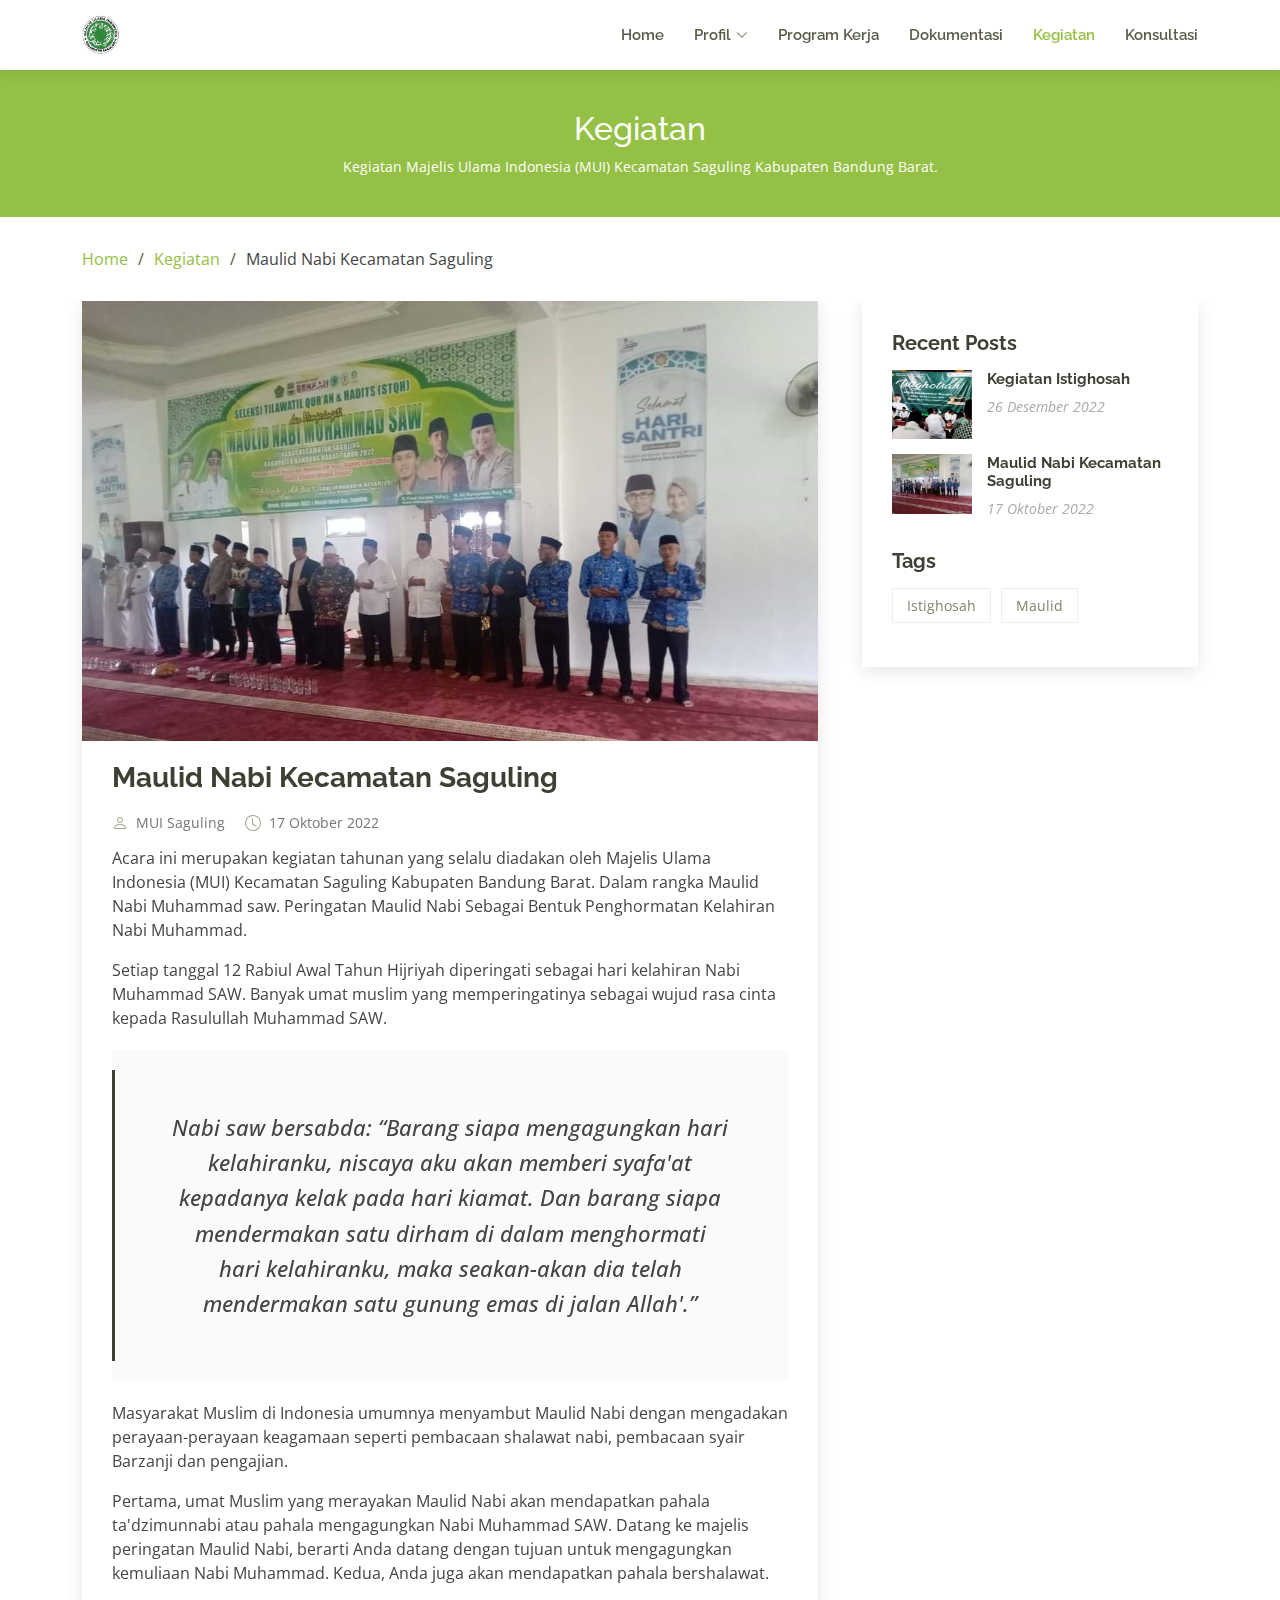
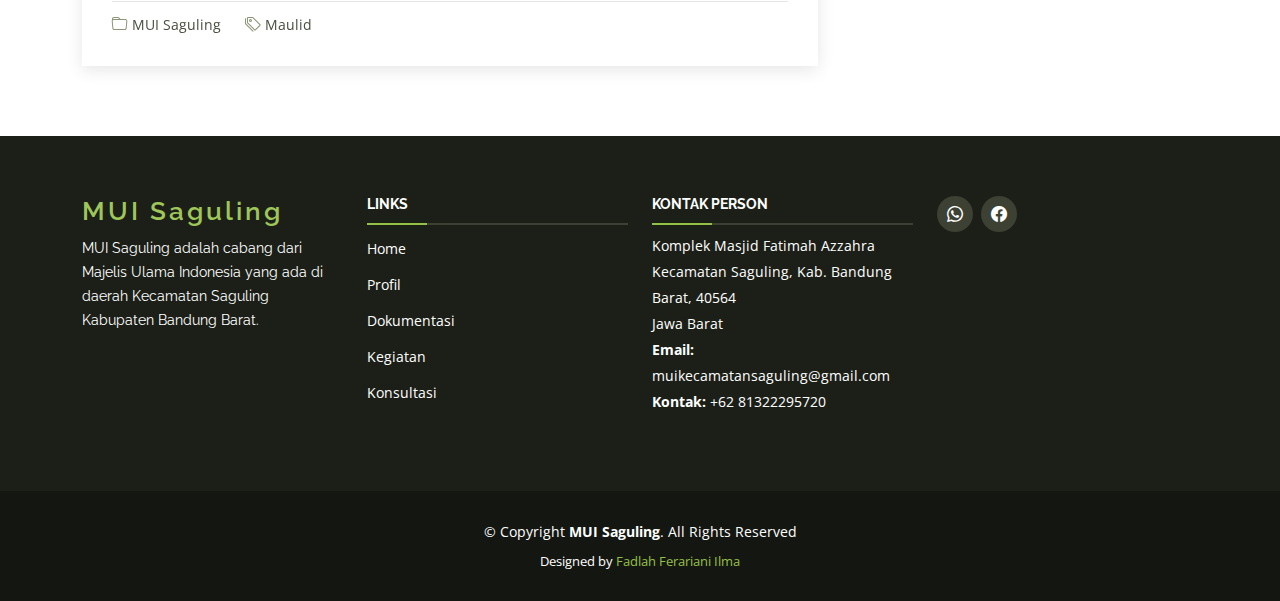
<file: blog-single2.html>
<!DOCTYPE html>
<html lang="en">

<head>
  <meta charset="utf-8">
  <meta content="width=device-width, initial-scale=1.0" name="viewport">

  <title>Kegiatan Detail - MUI Kecamatan Saguling</title>
  <meta content="" name="description">
  <meta content="" name="keywords">

  <!-- Favicons -->
  <link href="assets/img/logo-M.png" rel="icon">
  <link href="assets/img/logo-M.png" rel="apple-touch-icon">

  <!-- Google Fonts -->
  <link href="https://fonts.googleapis.com/css?family=Open+Sans:300,300i,400,400i,600,600i,700,700i|Raleway:300,300i,400,400i,500,500i,600,600i,700,700i|Poppins:300,300i,400,400i,500,500i,600,600i,700,700i" rel="stylesheet">

  <!-- Vendor CSS Files -->
  <link href="assets/vendor/aos/aos.css" rel="stylesheet">
  <link href="assets/vendor/bootstrap/css/bootstrap.min.css" rel="stylesheet">
  <link href="assets/vendor/bootstrap-icons/bootstrap-icons.css" rel="stylesheet">
  <link href="assets/vendor/boxicons/css/boxicons.min.css" rel="stylesheet">
  <link href="assets/vendor/glightbox/css/glightbox.min.css" rel="stylesheet">
  <link href="assets/vendor/swiper/swiper-bundle.min.css" rel="stylesheet">

  <!-- Template Main CSS File -->
  <link href="assets/css/style.css" rel="stylesheet">

  <!-- =======================================================
  * Template Name: Serenity - v4.11.0
  * Template URL: https://bootstrapmade.com/serenity-bootstrap-corporate-template/
  * Author: BootstrapMade.com
  * License: https://bootstrapmade.com/license/
  ======================================================== -->
</head>

<body>

  <!-- ======= Header ======= -->
  <header id="header" class="fixed-top d-flex align-items-center">
    <div class="container d-flex align-items-center justify-content-between">

      <div class="logo">
        <h1 class="text-light"><a href="index.html"></a></h1>
        <!-- Uncomment below if you prefer to use an image logo -->
        <a href="index.html"><img src="assets/img/logo.png" alt="" class="img-fluid"></a>
      </div>

      <nav id="navbar" class="navbar">
        <ul>
          <li><a href="index.html">Home</a></li>
          <li class="dropdown"><a href="#"><span>Profil</span> <i class="bi bi-chevron-down"></i></a>
            <ul>
              <li><a href="about.html">Sejarah</a></li>
              <li><a href="team.html">Kepengurusan</a></li>
              <li><a href="bidang.html">Bidang-Bidang</a></li>
              </li>
            </ul>
          </li>
          <li><a href="services.html">Program Kerja</a></li>
          <li><a href="portfolio.html">Dokumentasi</a></li>
          <li><a class="active" href="blog.html">Kegiatan</a></li>
          <li><a href="contact.html">Konsultasi</a></li>

        </ul>
        <i class="bi bi-list mobile-nav-toggle"></i>
      </nav><!-- .navbar -->

    </div>
  </header><!-- End Header -->

  <main id="main">

    <!-- ======= Breadcrumbs ======= -->
    <section id="breadcrumbs" class="breadcrumbs">
      <div class="breadcrumb-hero">
        <div class="container">
          <div class="breadcrumb-hero">
            <h2>Kegiatan</h2>
            <p>Kegiatan Majelis Ulama Indonesia (MUI) Kecamatan Saguling Kabupaten Bandung Barat. </p>
          </div>
        </div>
      </div>
      <div class="container">
        <ol>
          <li><a href="index.html">Home</a></li>
          <li><a href="blog.html">Kegiatan</a></li>
          <li>Maulid Nabi Kecamatan Saguling</li>
        </ol>
      </div>
    </section><!-- End Breadcrumbs -->

    <!-- ======= Blog Single Section ======= -->
    <section id="blog" class="blog">
      <div class="container" data-aos="fade-up">

        <div class="row">

          <div class="col-lg-8 entries">

            <article class="entry entry-single">

              <div class="entry-img">
                <img src="assets/img/blog/image-2.png" alt="" class="img-fluid">
              </div>

              <h2 class="entry-title">
                <a href="blog-single2.html">Maulid Nabi Kecamatan Saguling</a>
              </h2>

              <div class="entry-meta">
                <ul>
                  <li class="d-flex align-items-center"><i class="bi bi-person"></i> <a href="blog-single2.html">MUI Saguling</a></li>
                  <li class="d-flex align-items-center"><i class="bi bi-clock"></i> <a href="blog-single2.html"><time datetime="2020-01-01">17 Oktober 2022</time></a></li>
                </ul>
              </div>

              <div class="entry-content">
                <p>
                  Acara ini merupakan kegiatan tahunan yang selalu diadakan oleh Majelis Ulama Indonesia (MUI) Kecamatan 
                  Saguling Kabupaten Bandung Barat. Dalam rangka Maulid Nabi Muhammad saw. Peringatan Maulid Nabi Sebagai 
                  Bentuk Penghormatan Kelahiran Nabi Muhammad.
                </p>

                <p>
                    Setiap tanggal 12 Rabiul Awal Tahun Hijriyah diperingati sebagai hari kelahiran Nabi Muhammad SAW. 
                    Banyak umat muslim yang memperingatinya sebagai wujud rasa cinta kepada Rasulullah Muhammad SAW.
                </p>

                <blockquote>
                  <p>
                    Nabi saw bersabda: “Barang siapa mengagungkan hari kelahiranku, niscaya aku akan memberi syafa'at kepadanya 
                    kelak pada hari kiamat. Dan barang siapa mendermakan satu dirham di dalam menghormati hari kelahiranku, maka 
                    seakan-akan dia telah mendermakan satu gunung emas di jalan Allah'.”
                  </p>
                </blockquote>

                <p>
                    Masyarakat Muslim di Indonesia umumnya menyambut Maulid Nabi dengan mengadakan perayaan-perayaan keagamaan 
                    seperti pembacaan shalawat nabi, pembacaan syair Barzanji dan pengajian. 
                </p>
                <p>
                    Pertama, umat Muslim yang merayakan Maulid Nabi akan mendapatkan pahala ta'dzimunnabi atau pahala mengagungkan 
                    Nabi Muhammad SAW. Datang ke majelis peringatan Maulid Nabi, berarti Anda datang dengan tujuan untuk mengagungkan 
                    kemuliaan Nabi Muhammad. Kedua, Anda juga akan mendapatkan pahala bershalawat.
                </p>

              </div>

              <div class="entry-footer">
                <i class="bi bi-folder"></i>
                <ul class="cats">
                  <li><a href="#">MUI Saguling</a></li>
                </ul>

                <i class="bi bi-tags"></i>
                <ul class="tags">
                  <li><a href="#">Maulid</a></li>
                </ul>
              </div>

            </article><!-- End blog entry -->

          </div><!-- End blog entries list -->

          <div class="col-lg-4">

            <div class="sidebar">

              <h3 class="sidebar-title">Recent Posts</h3>
              <div class="sidebar-item recent-posts">
                <div class="post-item clearfix">
                  <img src="assets/img/blog/image-1.png" alt="">
                  <h4><a href="blog-single.html">Kegiatan Istighosah</a></h4>
                  <time datetime="2020-01-01">26 Desember 2022</time>
                </div>

                <div class="post-item clearfix">
                  <img src="assets/img/blog/image-2.png" alt="">
                  <h4><a href="blog-single2.html">Maulid Nabi Kecamatan Saguling</a></h4>
                  <time datetime="2020-01-01">17 Oktober 2022</time>
                </div>

              </div><!-- End sidebar recent posts-->

              <h3 class="sidebar-title">Tags</h3>
              <div class="sidebar-item tags">
                <ul>
                  <li><a href="#">Istighosah</a></li>
                  <li><a href="#">Maulid</a></li>
                </ul>
              </div><!-- End sidebar tags-->

            </div><!-- End sidebar -->

        </div>

      </div>
    </section><!-- End Blog Single Section -->

  </main><!-- End #main -->

  <!-- ======= Footer ======= -->
  <footer id="footer">
    <div class="footer-top">
      <div class="container">
        <div class="row">

          <div class="col-lg-3 col-md-6 footer-info">
            <h3>MUI Saguling</h3>
            <p>MUI Saguling adalah cabang dari Majelis Ulama Indonesia yang ada di daerah Kecamatan Saguling Kabupaten
              Bandung Barat.
            </p>
          </div>

          <div class="col-lg-3 col-md-6 footer-links">
            <h4>Links</h4>
            <ul>
              <li><a href="index.html">Home</a></li>
              <li><a href="about.html">Profil</a></li>
              <li><a href="portfolio.html">Dokumentasi</a></li>
              <li><a href="blog.html">Kegiatan</a></li>
              <li><a href="contact.html">Konsultasi</a></li>
            </ul>
          </div>

          <div class="col-lg-3 col-md-6 footer-contact">
            <h4>Kontak Person</h4>
            <p>
              Komplek Masjid Fatimah Azzahra <br>
              Kecamatan Saguling, Kab. Bandung Barat, 40564<br>
              Jawa Barat <br>
              <strong>Email:</strong> muikecamatansaguling@gmail.com<br>
              <strong>Kontak:</strong> +62 81322295720<br>
            </p>
          </div>

          <div class="col-lg-3 col-md-6 footer-newsletter">
            <div class="social-links">
              <a href="https://wa.me/6281322295720" class="whatsapp"><i class="bi bi-whatsapp"></i></a>
              <a href="https://www.facebook.com/profile.php?id=100041505984227&mibextid=ZbWKwL" class="facebook"><i class="bi bi-facebook"></i></a>
            </div>
          </div>

        </div>
      </div>
    </div>

    <div class="container">
      <div class="copyright">
        &copy; Copyright <strong><span>MUI Saguling</span></strong>. All Rights Reserved
      </div>
      <div class="credits">
        <!-- All the links in the footer should remain intact. -->
        <!-- You can delete the links only if you purchased the pro version. -->
        <!-- Licensing information: https://bootstrapmade.com/license/ -->
        <!-- Purchase the pro version with working PHP/AJAX contact form: https://bootstrapmade.com/serenity-bootstrap-corporate-template/ -->
        Designed by <a href="https://bootstrapmade.com/">Fadlah Ferariani Ilma</a>
      </div>
    </div>
  </footer><!-- End Footer -->


  <a href="#" class="back-to-top d-flex align-items-center justify-content-center"><i class="bi bi-arrow-up-short"></i></a>

  <!-- Vendor JS Files -->
  <script src="assets/vendor/purecounter/purecounter_vanilla.js"></script>
  <script src="assets/vendor/aos/aos.js"></script>
  <script src="assets/vendor/bootstrap/js/bootstrap.bundle.min.js"></script>
  <script src="assets/vendor/glightbox/js/glightbox.min.js"></script>
  <script src="assets/vendor/isotope-layout/isotope.pkgd.min.js"></script>
  <script src="assets/vendor/swiper/swiper-bundle.min.js"></script>
  <script src="assets/vendor/waypoints/noframework.waypoints.js"></script>
  <script src="assets/vendor/php-email-form/validate.js"></script>

  <!-- Template Main JS File -->
  <script src="assets/js/main.js"></script>

</body>

</html>
</file>
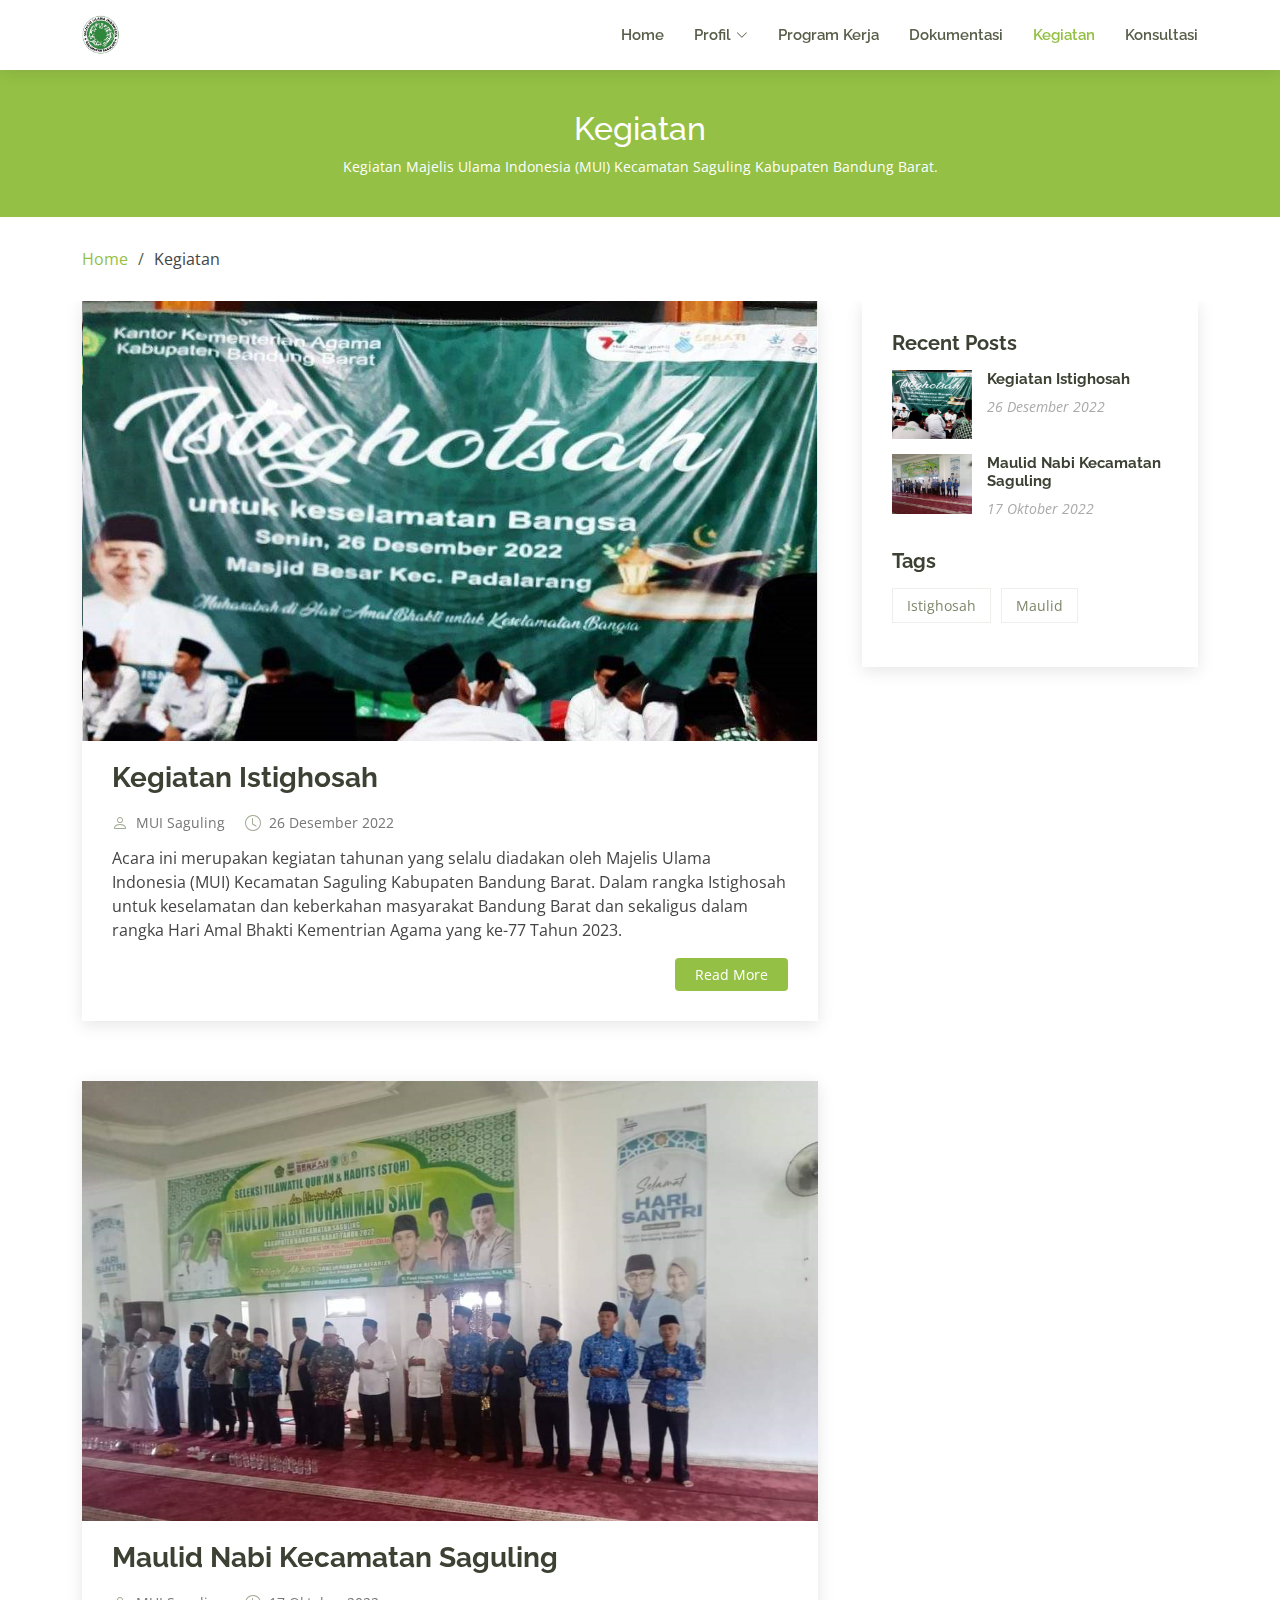
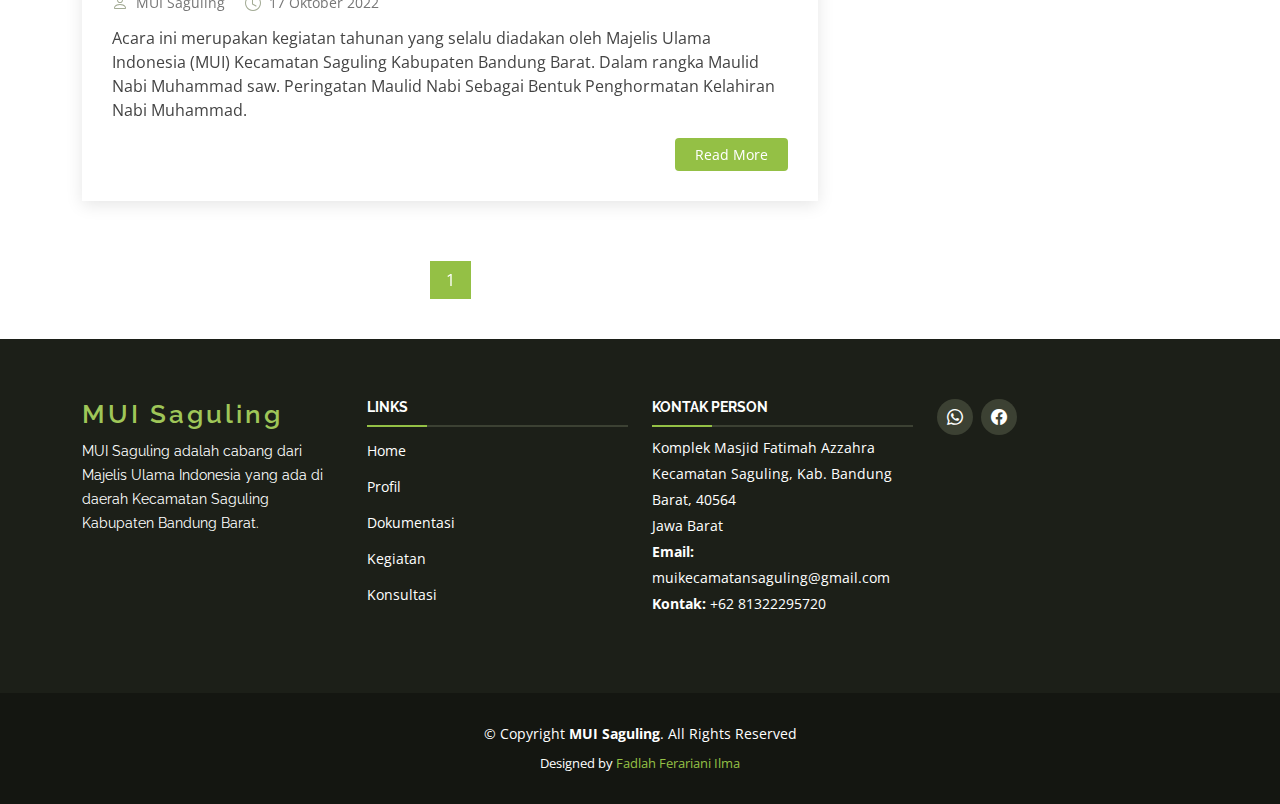
<file: blog.html>
<!DOCTYPE html>
<html lang="en">

<head>
  <meta charset="utf-8">
  <meta content="width=device-width, initial-scale=1.0" name="viewport">

  <title>Kegiatan - MUI Kecamatan Saguling</title>
  <meta content="" name="description">
  <meta content="" name="keywords">

  <!-- Favicons -->
  <link href="assets/img/logo-M.png" rel="icon">
  <link href="assets/img/logo-M.png" rel="apple-touch-icon">

  <!-- Google Fonts -->
  <link href="https://fonts.googleapis.com/css?family=Open+Sans:300,300i,400,400i,600,600i,700,700i|Raleway:300,300i,400,400i,500,500i,600,600i,700,700i|Poppins:300,300i,400,400i,500,500i,600,600i,700,700i" rel="stylesheet">

  <!-- Vendor CSS Files -->
  <link href="assets/vendor/aos/aos.css" rel="stylesheet">
  <link href="assets/vendor/bootstrap/css/bootstrap.min.css" rel="stylesheet">
  <link href="assets/vendor/bootstrap-icons/bootstrap-icons.css" rel="stylesheet">
  <link href="assets/vendor/boxicons/css/boxicons.min.css" rel="stylesheet">
  <link href="assets/vendor/glightbox/css/glightbox.min.css" rel="stylesheet">
  <link href="assets/vendor/swiper/swiper-bundle.min.css" rel="stylesheet">

  <!-- Template Main CSS File -->
  <link href="assets/css/style.css" rel="stylesheet">

  <!-- =======================================================
  * Template Name: Serenity - v4.11.0
  * Template URL: https://bootstrapmade.com/serenity-bootstrap-corporate-template/
  * Author: BootstrapMade.com
  * License: https://bootstrapmade.com/license/
  ======================================================== -->
</head>

<body>

  <!-- ======= Header ======= -->
  <header id="header" class="fixed-top d-flex align-items-center">
    <div class="container d-flex align-items-center justify-content-between">

      <div class="logo">
        <h1 class="text-light"><a href="index.html"></a></h1>
        <!-- Uncomment below if you prefer to use an image logo -->
        <a href="index.html"><img src="assets/img/logo.png" alt="" class="img-fluid"></a>
      </div>

      <nav id="navbar" class="navbar">
        <ul>
          <li><a href="index.html">Home</a></li>
          <li class="dropdown"><a href="#"><span>Profil</span> <i class="bi bi-chevron-down"></i></a>
            <ul>
              <li><a href="about.html">Sejarah</a></li>
              <li><a href="team.html">Kepengurusan</a></li>
              <li><a href="bidang.html">Bidang-Bidang</a></li>
              </li>
            </ul>
          </li>
          <li><a href="services.html">Program Kerja</a></li>
          <li><a href="portfolio.html">Dokumentasi</a></li>
          <li><a class="active" href="blog.html">Kegiatan</a></li>
          <li><a href="contact.html">Konsultasi</a></li>

        </ul>
        <i class="bi bi-list mobile-nav-toggle"></i>
      </nav><!-- .navbar -->

    </div>
  </header><!-- End Header -->

  <main id="main">

    <!-- ======= Breadcrumbs ======= -->
    <section id="breadcrumbs" class="breadcrumbs">
      <div class="breadcrumb-hero">
        <div class="container">
          <div class="breadcrumb-hero">
            <h2>Kegiatan</h2>
            <p>Kegiatan Majelis Ulama Indonesia (MUI) Kecamatan Saguling Kabupaten Bandung Barat. </p>
          </div>
        </div>
      </div>
      <div class="container">
        <ol>
          <li><a href="index.html">Home</a></li>
          <li>Kegiatan</li>
        </ol>
      </div>
    </section><!-- End Breadcrumbs -->

    <!-- ======= Blog Section ======= -->
    <section id="blog" class="blog">
      <div class="container" data-aos="fade-up">

        <div class="row">

          <div class="col-lg-8 entries">

            <article class="entry">

              <div class="entry-img">
                <img src="assets/img/blog/image-1.png" alt="" class="img-fluid">
              </div>

              <h2 class="entry-title">
                <a href="blog-single.html">Kegiatan Istighosah</a>
              </h2>

              <div class="entry-meta">
                <ul>
                  <li class="d-flex align-items-center"><i class="bi bi-person"></i> <a href="blog-single.html">MUI Saguling</a></li>
                  <li class="d-flex align-items-center"><i class="bi bi-clock"></i> <a href="blog-single.html"><time datetime="2020-01-01">26 Desember 2022</time></a></li>
                </ul>
              </div>

              <div class="entry-content">
                <p>
                  Acara ini merupakan kegiatan tahunan yang selalu diadakan oleh Majelis Ulama Indonesia (MUI) Kecamatan
                  Saguling Kabupaten Bandung Barat. Dalam rangka Istighosah untuk keselamatan dan keberkahan masyarakat
                  Bandung Barat dan sekaligus dalam rangka Hari Amal Bhakti Kementrian Agama yang ke-77 Tahun 2023.
                </p>
                <div class="read-more">
                  <a href="blog-single.html">Read More</a>
                </div>
              </div>

            </article><!-- End blog entry -->

            <article class="entry">

              <div class="entry-img">
                <img src="assets/img/blog/image-2.png" alt="" class="img-fluid">
              </div>

              <h2 class="entry-title">
                <a href="blog-single2.html">Maulid Nabi Kecamatan Saguling</a>
              </h2>

              <div class="entry-meta">
                <ul>
                  <li class="d-flex align-items-center"><i class="bi bi-person"></i> <a href="blog-single.html">MUI Saguling</a></li>
                  <li class="d-flex align-items-center"><i class="bi bi-clock"></i> <a href="blog-single.html"><time datetime="2020-01-01">17 Oktober 2022</time></a></li>
                </ul>
              </div>

              <div class="entry-content">
                <p>
                  Acara ini merupakan kegiatan tahunan yang selalu diadakan oleh Majelis Ulama Indonesia (MUI) Kecamatan 
                  Saguling Kabupaten Bandung Barat. Dalam rangka Maulid Nabi Muhammad saw. Peringatan Maulid Nabi Sebagai 
                  Bentuk Penghormatan Kelahiran Nabi Muhammad.
                </p>
                <div class="read-more">
                  <a href="blog-single2.html">Read More</a>
                </div>
              </div>

            </article><!-- End blog entry -->

            <div class="blog-pagination">
              <ul class="justify-content-center">
                <li class="active"><a href="#">1</a></li>
              </ul>
            </div>

          </div><!-- End blog entries list -->

          <div class="col-lg-4">

            <div class="sidebar">

              <h3 class="sidebar-title">Recent Posts</h3>
              <div class="sidebar-item recent-posts">
                <div class="post-item clearfix">
                  <img src="assets/img/blog/image-1.png" alt="">
                  <h4><a href="blog-single.html">Kegiatan Istighosah</a></h4>
                  <time datetime="2020-01-01">26 Desember 2022</time>
                </div>

                <div class="post-item clearfix">
                  <img src="assets/img/blog/image-2.png" alt="">
                  <h4><a href="blog-single2.html">Maulid Nabi Kecamatan Saguling</a></h4>
                  <time datetime="2020-01-01">17 Oktober 2022</time>
                </div>

              </div><!-- End sidebar recent posts-->

              <h3 class="sidebar-title">Tags</h3>
              <div class="sidebar-item tags">
                <ul>
                  <li><a href="blog-single.html">Istighosah</a></li>
                  <li><a href="blog-single2.html">Maulid</a></li>
                </ul>
              </div><!-- End sidebar tags-->

            </div><!-- End sidebar -->

          </div><!-- End blog sidebar -->

        </div>

      </div>
    </section><!-- End Blog Section -->

  </main><!-- End #main -->

  <!-- ======= Footer ======= -->
  <footer id="footer">
    <div class="footer-top">
      <div class="container">
        <div class="row">

          <div class="col-lg-3 col-md-6 footer-info">
            <h3>MUI Saguling</h3>
            <p>MUI Saguling adalah cabang dari Majelis Ulama Indonesia yang ada di daerah Kecamatan Saguling Kabupaten
              Bandung Barat.
            </p>
          </div>

          <div class="col-lg-3 col-md-6 footer-links">
            <h4>Links</h4>
            <ul>
              <li><a href="index.html">Home</a></li>
              <li><a href="about.html">Profil</a></li>
              <li><a href="portfolio.html">Dokumentasi</a></li>
              <li><a href="blog.html">Kegiatan</a></li>
              <li><a href="contact.html">Konsultasi</a></li>
            </ul>
          </div>

          <div class="col-lg-3 col-md-6 footer-contact">
            <h4>Kontak Person</h4>
            <p>
              Komplek Masjid Fatimah Azzahra <br>
              Kecamatan Saguling, Kab. Bandung Barat, 40564<br>
              Jawa Barat <br>
              <strong>Email:</strong> muikecamatansaguling@gmail.com<br>
              <strong>Kontak:</strong> +62 81322295720<br>
            </p>
          </div>

          <div class="col-lg-3 col-md-6 footer-newsletter">
            <div class="social-links">
              <a href="https://wa.me/6281322295720" class="whatsapp"><i class="bi bi-whatsapp"></i></a>
              <a href="https://www.facebook.com/profile.php?id=100041505984227&mibextid=ZbWKwL" class="facebook"><i class="bi bi-facebook"></i></a>
            </div>
          </div>

        </div>
      </div>
    </div>

    <div class="container">
      <div class="copyright">
        &copy; Copyright <strong><span>MUI Saguling</span></strong>. All Rights Reserved
      </div>
      <div class="credits">
        <!-- All the links in the footer should remain intact. -->
        <!-- You can delete the links only if you purchased the pro version. -->
        <!-- Licensing information: https://bootstrapmade.com/license/ -->
        <!-- Purchase the pro version with working PHP/AJAX contact form: https://bootstrapmade.com/serenity-bootstrap-corporate-template/ -->
        Designed by <a href="https://bootstrapmade.com/">Fadlah Ferariani Ilma</a>
      </div>
    </div>
  </footer><!-- End Footer -->


  <a href="#" class="back-to-top d-flex align-items-center justify-content-center"><i class="bi bi-arrow-up-short"></i></a>

  <!-- Vendor JS Files -->
  <script src="assets/vendor/purecounter/purecounter_vanilla.js"></script>
  <script src="assets/vendor/aos/aos.js"></script>
  <script src="assets/vendor/bootstrap/js/bootstrap.bundle.min.js"></script>
  <script src="assets/vendor/glightbox/js/glightbox.min.js"></script>
  <script src="assets/vendor/isotope-layout/isotope.pkgd.min.js"></script>
  <script src="assets/vendor/swiper/swiper-bundle.min.js"></script>
  <script src="assets/vendor/waypoints/noframework.waypoints.js"></script>
  <script src="assets/vendor/php-email-form/validate.js"></script>

  <!-- Template Main JS File -->
  <script src="assets/js/main.js"></script>

</body>

</html>
</file>
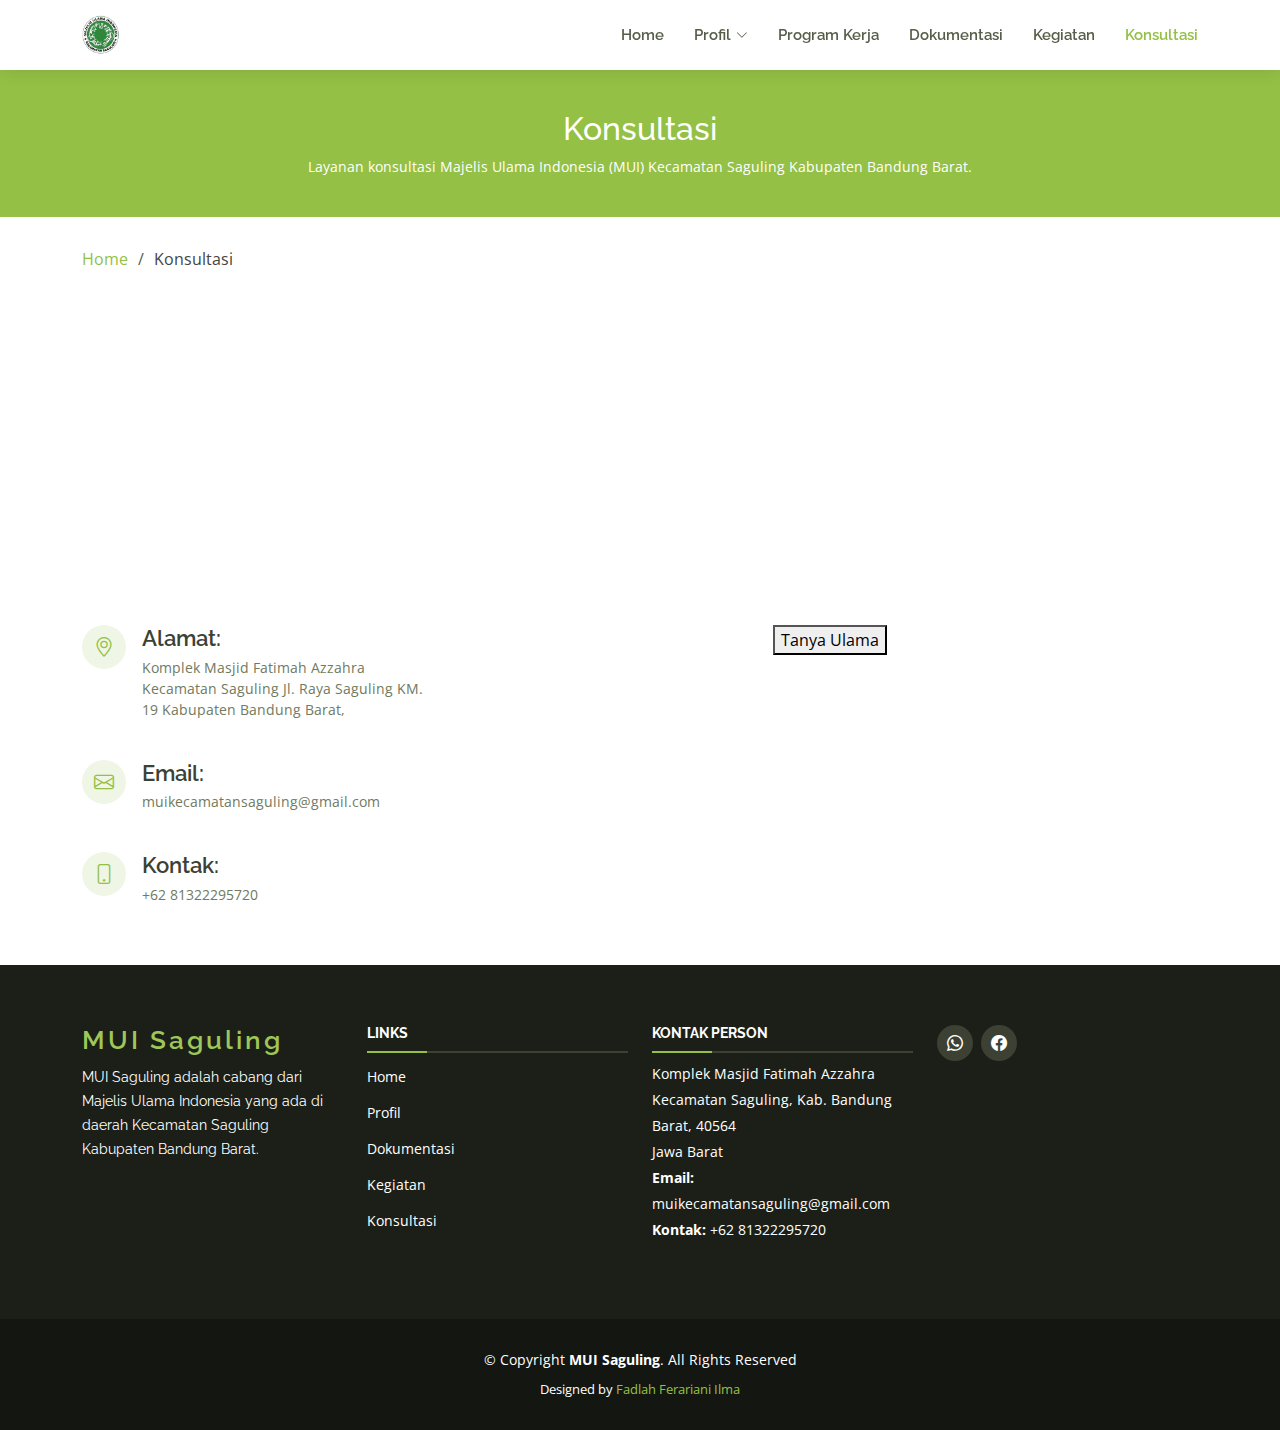
<file: contact.html>
<!DOCTYPE html>
<html lang="en">

<head>
  <meta charset="utf-8">
  <meta content="width=device-width, initial-scale=1.0" name="viewport">

  <title>Konsultasi - MUI Kecamatan Saguling</title>
  <meta content="" name="description">
  <meta content="" name="keywords">

  <!-- Favicons -->
  <link href="assets/img/logo-M.png" rel="icon">
  <link href="assets/img/logo-M.png" rel="apple-touch-icon">

  <!-- Google Fonts -->
  <link href="https://fonts.googleapis.com/css?family=Open+Sans:300,300i,400,400i,600,600i,700,700i|Raleway:300,300i,400,400i,500,500i,600,600i,700,700i|Poppins:300,300i,400,400i,500,500i,600,600i,700,700i" rel="stylesheet">

  <!-- Vendor CSS Files -->
  <link href="assets/vendor/aos/aos.css" rel="stylesheet">
  <link href="assets/vendor/bootstrap/css/bootstrap.min.css" rel="stylesheet">
  <link href="assets/vendor/bootstrap-icons/bootstrap-icons.css" rel="stylesheet">
  <link href="assets/vendor/boxicons/css/boxicons.min.css" rel="stylesheet">
  <link href="assets/vendor/glightbox/css/glightbox.min.css" rel="stylesheet">
  <link href="assets/vendor/swiper/swiper-bundle.min.css" rel="stylesheet">

  <!-- Template Main CSS File -->
  <link href="assets/css/style.css" rel="stylesheet">

  <!-- =======================================================
  * Template Name: Serenity - v4.11.0
  * Template URL: https://bootstrapmade.com/serenity-bootstrap-corporate-template/
  * Author: BootstrapMade.com
  * License: https://bootstrapmade.com/license/
  ======================================================== -->
</head>

<body>

  <!-- ======= Header ======= -->
  <header id="header" class="fixed-top d-flex align-items-center">
    <div class="container d-flex align-items-center justify-content-between">

      <div class="logo">
        <h1 class="text-light"><a href="index.html"></a></h1>
        <!-- Uncomment below if you prefer to use an image logo -->
        <a href="index.html"><img src="assets/img/logo.png" alt="" class="img-fluid"></a>
      </div>

      <nav id="navbar" class="navbar">
        <ul>
          <li><a href="index.html">Home</a></li>
          <li class="dropdown"><a href="#"><span>Profil</span> <i class="bi bi-chevron-down"></i></a>
            <ul>
              <li><a href="about.html">Sejarah</a></li>
              <li><a href="team.html">Kepengurusan</a></li>
              <li><a href="bidang.html">Bidang-Bidang</a></li>
              </li>
            </ul>
          </li>
          <li><a href="services.html">Program Kerja</a></li>
          <li><a href="portfolio.html">Dokumentasi</a></li>
          <li><a href="blog.html">Kegiatan</a></li>
          <li><a class="active" href="contact.html">Konsultasi</a></li>

        </ul>
        <i class="bi bi-list mobile-nav-toggle"></i>
      </nav><!-- .navbar -->

    </div>
  </header><!-- End Header -->

  <main id="main">

    <!-- ======= Breadcrumbs ======= -->
    <section id="breadcrumbs" class="breadcrumbs">
      <div class="breadcrumb-hero">
        <div class="container">
          <div class="breadcrumb-hero">
            <h2>Konsultasi</h2>
            <p>Layanan konsultasi Majelis Ulama Indonesia (MUI) Kecamatan Saguling Kabupaten Bandung Barat. </p>
          </div>
        </div>
      </div>
      <div class="container">
        <ol>
          <li><a href="index.html">Home</a></li>
          <li>Konsultasi</li>
        </ol>
      </div>
    </section><!-- End Breadcrumbs -->

    <!-- ======= Contact Section ======= -->
    <section id="contact" class="contact">
      <div class="container">

        <div>
          <iframe style="border:0; width: 100%; height: 270px;" src="https://www.google.com/maps/embed?pb=!1m18!1m12!1m3!1d3960.8646118091633!2d107.36991551414461!3d-6.906788469512379!2m3!1f0!2f0!3f0!3m2!1i1024!2i768!4f13.1!3m3!1m2!1s0x2e68f90032da2945%3A0x63c9ee5d96315023!2sMasjid%20Ustd%20M%20Rahman%20Ismail!5e0!3m2!1sid!2sid!4v1673845545124!5m2!1sid!2sid" width="600" height="450" style="border:0;" allowfullscreen="" loading="lazy" referrerpolicy="no-referrer-when-downgrade"></iframe>
        </div>

        <div class="row mt-5">

          <div class="col-lg-4" data-aos="fade-right">
            <div class="info">
              <div class="address">
                <i class="bi bi-geo-alt"></i>
                <h4>Alamat:</h4>
                <p>Komplek Masjid Fatimah Azzahra Kecamatan Saguling Jl. Raya Saguling KM. 19 
                  Kabupaten Bandung Barat, 
                </p>
              </div>

              <div class="email">
                <i class="bi bi-envelope"></i>
                <h4>Email:</h4>
                <p>muikecamatansaguling@gmail.com</p>
              </div>

              <div class="phone">
                <i class="bi bi-phone"></i>
                <h4>Kontak:</h4>
                <p>+62 81322295720</p>
              </div>

            </div>

          </div>

          <div class="col-lg-8 mt-5 mt-lg-0" data-aos="fade-left">
              <div class="text-center"><a href="https://docs.google.com/forms/d/e/1FAIpQLScPDynsDoxdD_IDhb1LKRJ5xgpAdi70vUj0Q8trETZSTeIEQw/viewform?usp=sf_link"><button type="submit">Tanya Ulama</button></div></a>
              </div>
          </div>
        </div>

      </div>
    </section><!-- End Contact Section -->

  </main><!-- End #main -->

  <!-- ======= Footer ======= -->
  <footer id="footer">
    <div class="footer-top">
      <div class="container">
        <div class="row">

          <div class="col-lg-3 col-md-6 footer-info">
            <h3>MUI Saguling</h3>
            <p>MUI Saguling adalah cabang dari Majelis Ulama Indonesia yang ada di daerah Kecamatan Saguling Kabupaten
              Bandung Barat.
            </p>
          </div>

          <div class="col-lg-3 col-md-6 footer-links">
            <h4>Links</h4>
            <ul>
              <li><a href="index.html">Home</a></li>
              <li><a href="about.html">Profil</a></li>
              <li><a href="portfolio.html">Dokumentasi</a></li>
              <li><a href="blog.html">Kegiatan</a></li>
              <li><a href="contact.html">Konsultasi</a></li>
            </ul>
          </div>

          <div class="col-lg-3 col-md-6 footer-contact">
            <h4>Kontak Person</h4>
            <p>
              Komplek Masjid Fatimah Azzahra <br>
              Kecamatan Saguling, Kab. Bandung Barat, 40564<br>
              Jawa Barat <br>
              <strong>Email:</strong> muikecamatansaguling@gmail.com<br>
              <strong>Kontak:</strong> +62 81322295720<br>
            </p>
          </div>

          <div class="col-lg-3 col-md-6 footer-newsletter">
            <div class="social-links">
              <a href="https://wa.me/6281322295720" class="whatsapp"><i class="bi bi-whatsapp"></i></a>
              <a href="https://www.facebook.com/profile.php?id=100041505984227&mibextid=ZbWKwL" class="facebook"><i class="bi bi-facebook"></i></a>
            </div>
          </div>

        </div>
      </div>
    </div>

    <div class="container">
      <div class="copyright">
        &copy; Copyright <strong><span>MUI Saguling</span></strong>. All Rights Reserved
      </div>
      <div class="credits">
        <!-- All the links in the footer should remain intact. -->
        <!-- You can delete the links only if you purchased the pro version. -->
        <!-- Licensing information: https://bootstrapmade.com/license/ -->
        <!-- Purchase the pro version with working PHP/AJAX contact form: https://bootstrapmade.com/serenity-bootstrap-corporate-template/ -->
        Designed by <a href="https://bootstrapmade.com/">Fadlah Ferariani Ilma</a>
      </div>
    </div>
  </footer><!-- End Footer -->


  <a href="#" class="back-to-top d-flex align-items-center justify-content-center"><i class="bi bi-arrow-up-short"></i></a>

  <!-- Vendor JS Files -->
  <script src="assets/vendor/purecounter/purecounter_vanilla.js"></script>
  <script src="assets/vendor/aos/aos.js"></script>
  <script src="assets/vendor/bootstrap/js/bootstrap.bundle.min.js"></script>
  <script src="assets/vendor/glightbox/js/glightbox.min.js"></script>
  <script src="assets/vendor/isotope-layout/isotope.pkgd.min.js"></script>
  <script src="assets/vendor/swiper/swiper-bundle.min.js"></script>
  <script src="assets/vendor/waypoints/noframework.waypoints.js"></script>
  <script src="assets/vendor/php-email-form/validate.js"></script>

  <!-- Template Main JS File -->
  <script src="assets/js/main.js"></script>

</body>

</html>
</file>
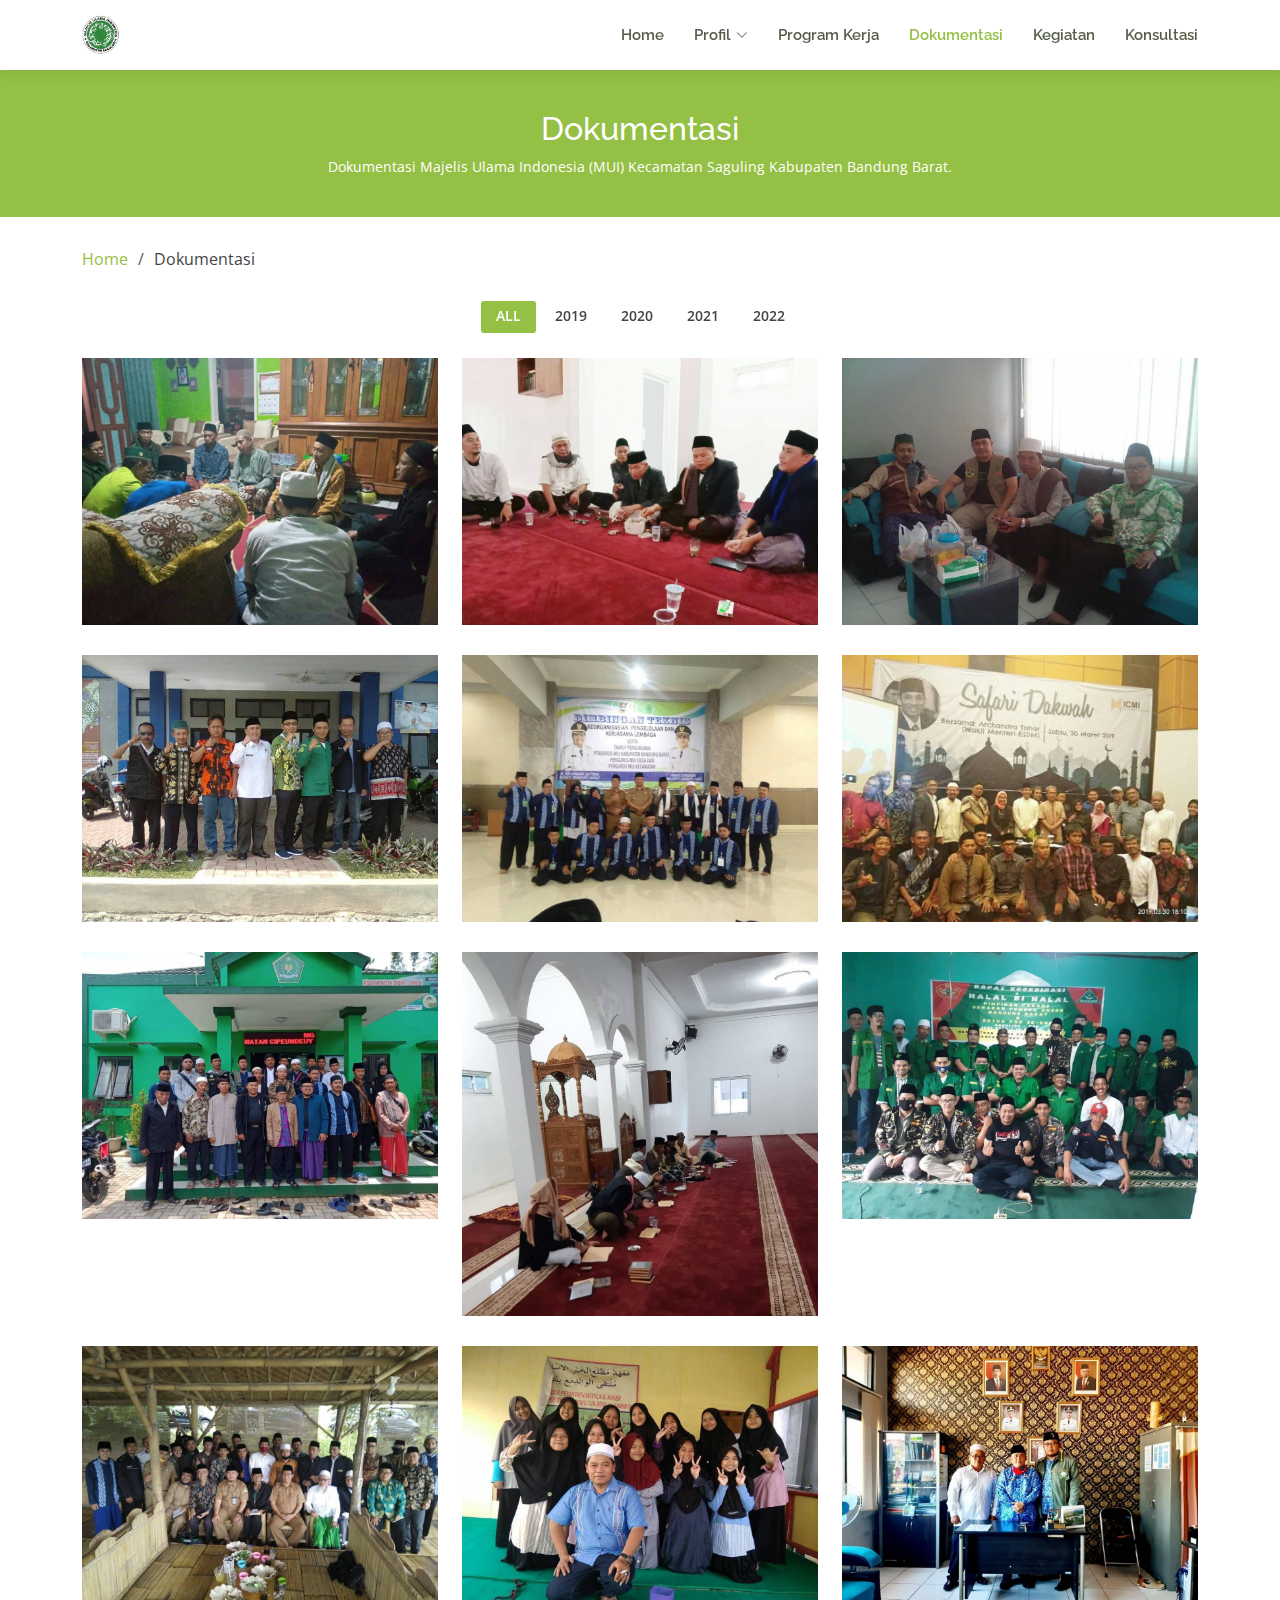
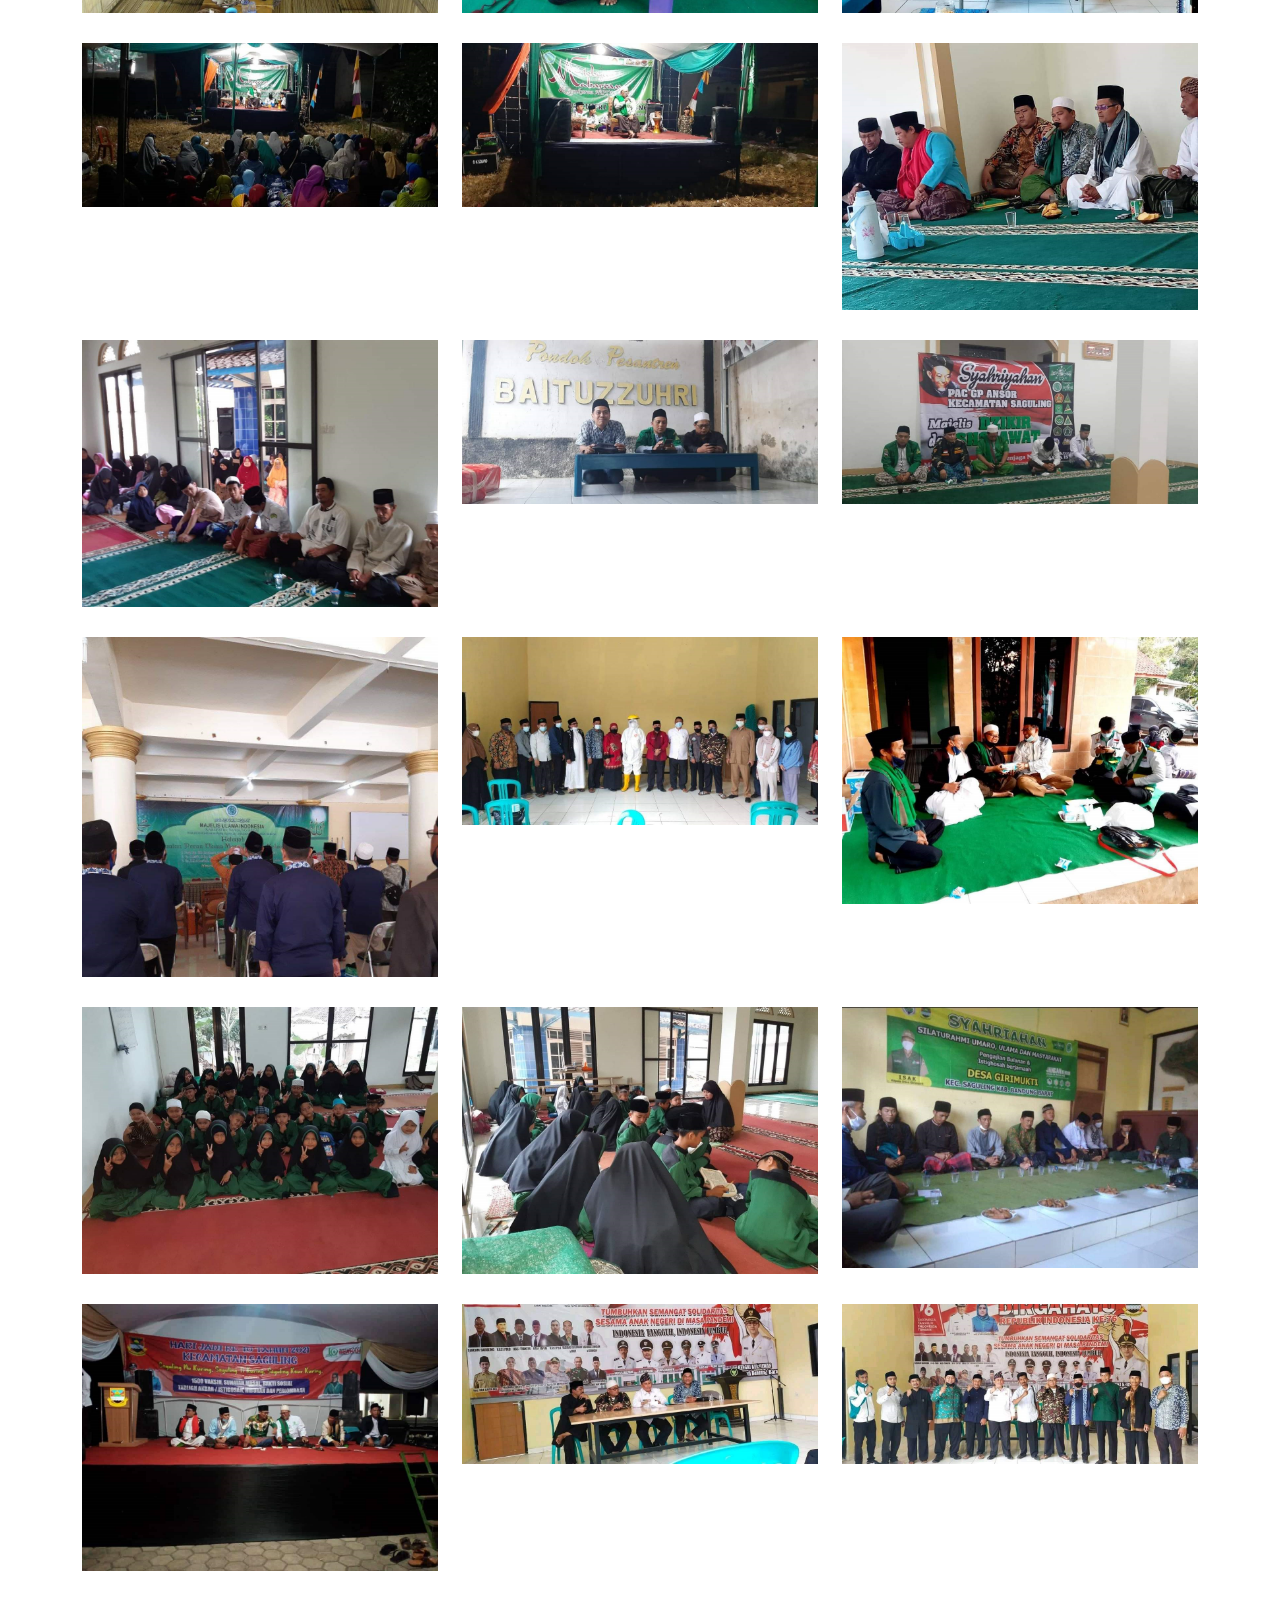
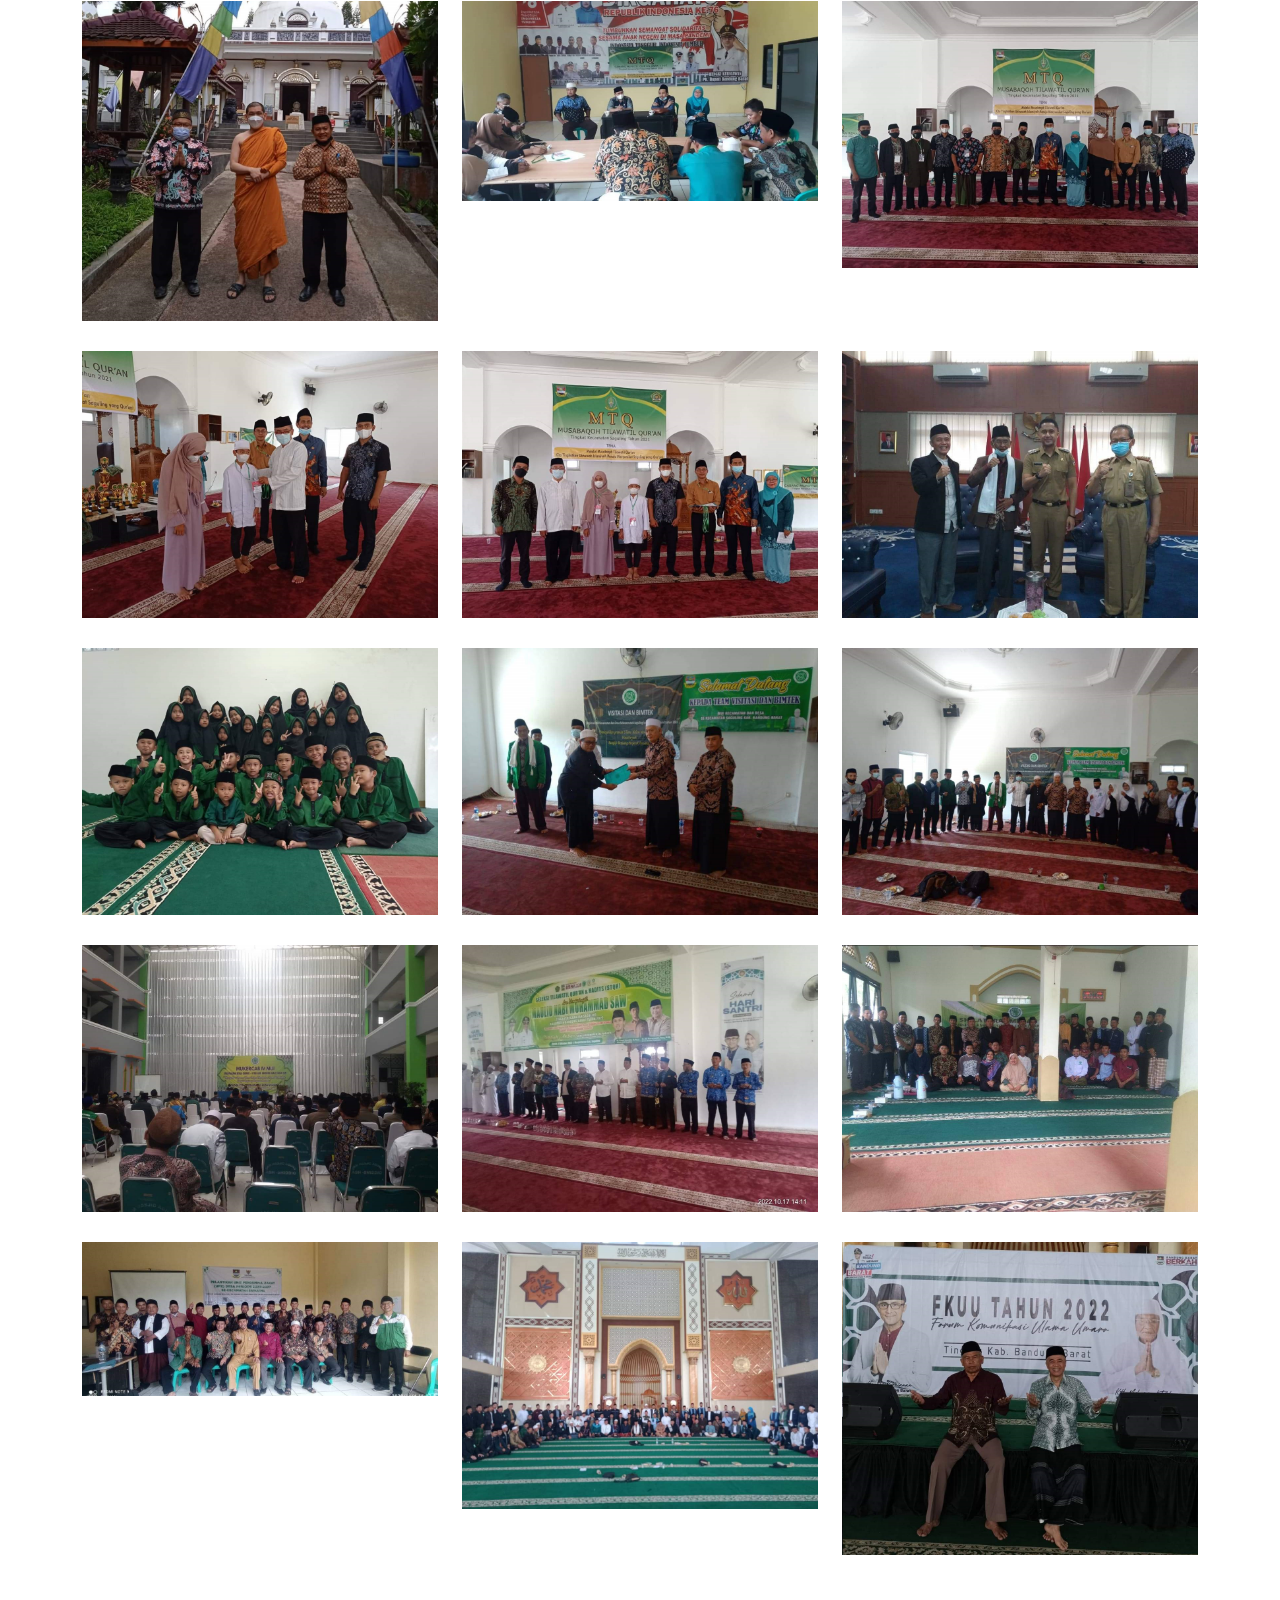
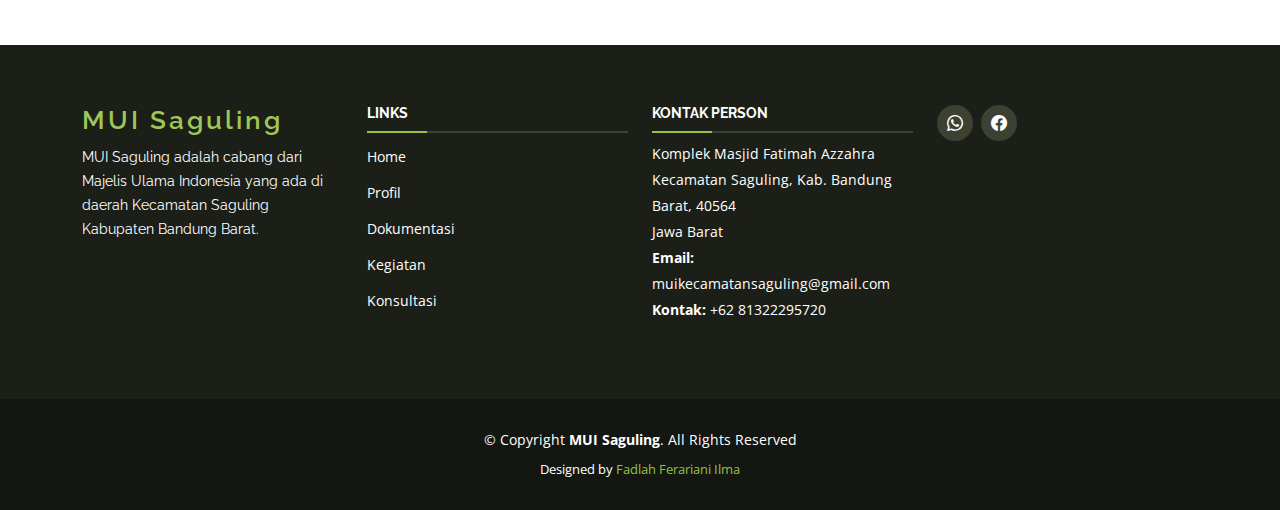
<file: portfolio.html>
<!DOCTYPE html>
<html lang="en">

<head>
  <meta charset="utf-8">
  <meta content="width=device-width, initial-scale=1.0" name="viewport">

  <title>Dokumentasi - MUI Kecamatan Saguling</title>
  <meta content="" name="description">
  <meta content="" name="keywords">

  <!-- Favicons -->
  <link href="assets/img/logo-M.png" rel="icon">
  <link href="assets/img/logo-M.png" rel="apple-touch-icon">

  <!-- Google Fonts -->
  <link href="https://fonts.googleapis.com/css?family=Open+Sans:300,300i,400,400i,600,600i,700,700i|Raleway:300,300i,400,400i,500,500i,600,600i,700,700i|Poppins:300,300i,400,400i,500,500i,600,600i,700,700i" rel="stylesheet">

  <!-- Vendor CSS Files -->
  <link href="assets/vendor/aos/aos.css" rel="stylesheet">
  <link href="assets/vendor/bootstrap/css/bootstrap.min.css" rel="stylesheet">
  <link href="assets/vendor/bootstrap-icons/bootstrap-icons.css" rel="stylesheet">
  <link href="assets/vendor/boxicons/css/boxicons.min.css" rel="stylesheet">
  <link href="assets/vendor/glightbox/css/glightbox.min.css" rel="stylesheet">
  <link href="assets/vendor/swiper/swiper-bundle.min.css" rel="stylesheet">

  <!-- Template Main CSS File -->
  <link href="assets/css/style.css" rel="stylesheet">

  <!-- =======================================================
  * Template Name: Serenity - v4.11.0
  * Template URL: https://bootstrapmade.com/serenity-bootstrap-corporate-template/
  * Author: BootstrapMade.com
  * License: https://bootstrapmade.com/license/
  ======================================================== -->
</head>

<body>

  <!-- ======= Header ======= -->
  <header id="header" class="fixed-top d-flex align-items-center">
    <div class="container d-flex align-items-center justify-content-between">

      <div class="logo">
        <h1 class="text-light"><a href="index.html"></a></h1>
        <!-- Uncomment below if you prefer to use an image logo -->
        <a href="index.html"><img src="assets/img/logo.png" alt="" class="img-fluid"></a>
      </div>

      <nav id="navbar" class="navbar">
        <ul>
          <li><a href="index.html">Home</a></li>
          <li class="dropdown"><a href="#"><span>Profil</span> <i class="bi bi-chevron-down"></i></a>
            <ul>
              <li><a href="about.html">Sejarah</a></li>
              <li><a href="team.html">Kepengurusan</a></li>
              <li><a href="bidang.html">Bidang-Bidang</a></li>
              </li>
            </ul>
          </li>
          <li><a href="services.html">Program Kerja</a></li>
          <li><a class="active" href="portfolio.html">Dokumentasi</a></li>
          <li><a href="blog.html">Kegiatan</a></li>
          <li><a href="contact.html">Konsultasi</a></li>

        </ul>
        <i class="bi bi-list mobile-nav-toggle"></i>
      </nav><!-- .navbar -->

    </div>
  </header><!-- End Header -->

  <main id="main">

    <!-- ======= Breadcrumbs ======= -->
    <section id="breadcrumbs" class="breadcrumbs">
      <div class="breadcrumb-hero">
        <div class="container">
          <div class="breadcrumb-hero">
            <h2>Dokumentasi</h2>
            <p> Dokumentasi Majelis Ulama Indonesia (MUI) Kecamatan Saguling Kabupaten Bandung Barat. </p>
          </div>
        </div>
      </div>
      <div class="container">
        <ol>
          <li><a href="index.html">Home</a></li>
          <li>Dokumentasi</li>
        </ol>
      </div>
    </section><!-- End Breadcrumbs -->

    <!-- ======= Portfolio Section ======= -->
    <section id="portfolio" class="portfolio">
      <div class="container">

        <div class="row">
          <div class="col-lg-12 d-flex justify-content-center" data-aos="fade-up">
            <ul id="portfolio-flters">
              <li data-filter="*" class="filter-active">All</li>
              <li data-filter=".filter-2019">2019</li>
              <li data-filter=".filter-2020">2020</li>
              <li data-filter=".filter-2021">2021</li>
              <li data-filter=".filter-2022">2022</li>
            </ul>
          </div>
        </div>

        <div class="row portfolio-container" data-aos="fade-up">

          <div class="col-lg-4 col-md-6 portfolio-item filter-2019">
            <div class="portfolio-wrap">
              <img src="assets/img/portfolio/image-1.png" class="img-fluid" alt="">
              <div class="portfolio-info">
                <p>26 September 2019</p>
                <div class="portfolio-links">
                  <a href="assets/img/portfolio/image-1.png" data-gallery="portfolioGallery" class="portfolio-lightbox" title=""><i class="bx bx-plus"></i></a>
                </div>
              </div>
            </div>
          </div>

          <div class="col-lg-4 col-md-6 portfolio-item filter-2019">
            <div class="portfolio-wrap">
              <img src="assets/img/portfolio/image-2.png" class="img-fluid" alt="">
              <div class="portfolio-info">
                <p>26 September 2019</p>
                <div class="portfolio-links">
                  <a href="assets/img/portfolio/image-2.png" data-gallery="portfolioGallery" class="portfolio-lightbox" title=""><i class="bx bx-plus"></i></a>
                </div>
              </div>
            </div>
          </div>

          <div class="col-lg-4 col-md-6 portfolio-item filter-2019">
            <div class="portfolio-wrap">
              <img src="assets/img/portfolio/image-3.png" class="img-fluid" alt="">
              <div class="portfolio-info">
                <p>26 September 2019</p>
                <div class="portfolio-links">
                  <a href="assets/img/portfolio/image-3.png" data-gallery="portfolioGallery" class="portfolio-lightbox" title=""><i class="bx bx-plus"></i></a>
                </div>
              </div>
            </div>
          </div>

          <div class="col-lg-4 col-md-6 portfolio-item filter-2019">
            <div class="portfolio-wrap">
              <img src="assets/img/portfolio/image-4.png" class="img-fluid" alt="">
              <div class="portfolio-info">
                <p>28 September 2019</p>
                <div class="portfolio-links">
                  <a href="assets/img/portfolio/image-4.png" data-gallery="portfolioGallery" class="portfolio-lightbox" title=""><i class="bx bx-plus"></i></a>
                </div>
              </div>
            </div>
          </div>

          <div class="col-lg-4 col-md-6 portfolio-item filter-2019">
            <div class="portfolio-wrap">
              <img src="assets/img/portfolio/image-5.png" class="img-fluid" alt="">
              <div class="portfolio-info">
                <p>8 Oktober 2019</p>
                <div class="portfolio-links">
                  <a href="assets/img/portfolio/image-5.png" data-gallery="portfolioGallery" class="portfolio-lightbox" title=""><i class="bx bx-plus"></i></a>
                </div>
              </div>
            </div>
          </div>

          <div class="col-lg-4 col-md-6 portfolio-item filter-2020">
            <div class="portfolio-wrap">
              <img src="assets/img/portfolio/imgae-6.png" class="img-fluid" alt="">
              <div class="portfolio-info">
                <p>2 Januari 2020</p>
                <div class="portfolio-links">
                  <a href="assets/img/portfolio/imgae-6.png" data-gallery="portfolioGallery" class="portfolio-lightbox" title=""><i class="bx bx-plus"></i></a>
                </div>
              </div>
            </div>
          </div>

          <div class="col-lg-4 col-md-6 portfolio-item filter-2020">
            <div class="portfolio-wrap">
              <img src="assets/img/portfolio/image-7.png" class="img-fluid" alt="">
              <div class="portfolio-info">
                <p>29 Februari 2020</p>
                <div class="portfolio-links">
                  <a href="assets/img/portfolio/image-7.png" data-gallery="portfolioGallery" class="portfolio-lightbox" title=""><i class="bx bx-plus"></i></a>
                </div>
              </div>
            </div>
          </div>

          <div class="col-lg-4 col-md-6 portfolio-item filter-2020">
            <div class="portfolio-wrap">
              <img src="assets/img/portfolio/image-8.png" class="img-fluid" alt="">
              <div class="portfolio-info">
                <p>12 Maret 2020</p>
                <div class="portfolio-links">
                  <a href="assets/img/portfolio/image-8.png" data-gallery="portfolioGallery" class="portfolio-lightbox" title=""><i class="bx bx-plus"></i></a>
                </div>
              </div>
            </div>
          </div>

          <div class="col-lg-4 col-md-6 portfolio-item filter-2020">
            <div class="portfolio-wrap">
              <img src="assets/img/portfolio/image-9.png" class="img-fluid" alt="">
              <div class="portfolio-info">
                <p>2 Juni 2020</p>
                <div class="portfolio-links">
                  <a href="assets/img/portfolio/image-9.png" data-gallery="portfolioGallery" class="portfolio-lightbox" title=""><i class="bx bx-plus"></i></a>
                </div>
              </div>
            </div>
          </div>

          <div class="col-lg-4 col-md-6 portfolio-item filter-2020">
            <div class="portfolio-wrap">
              <img src="assets/img/portfolio/image-10.png" class="img-fluid" alt="">
              <div class="portfolio-info">
                <p>29 Juli 2020</p>
                <div class="portfolio-links">
                  <a href="assets/img/portfolio/image-10.png" data-gallery="portfolioGallery" class="portfolio-lightbox" title=""><i class="bx bx-plus"></i></a>
                </div>
              </div>
            </div>
          </div>

          <div class="col-lg-4 col-md-6 portfolio-item filter-2020">
            <div class="portfolio-wrap">
              <img src="assets/img/portfolio/image-11.png" class="img-fluid" alt="">
              <div class="portfolio-info">
                <p>17 Agustus 2020</p>
                <div class="portfolio-links">
                  <a href="assets/img/portfolio/image-11.png" data-gallery="portfolioGallery" class="portfolio-lightbox" title=""><i class="bx bx-plus"></i></a>
                </div>
              </div>
            </div>
          </div>

          <div class="col-lg-4 col-md-6 portfolio-item filter-2020">
            <div class="portfolio-wrap">
              <img src="assets/img/portfolio/image-12.png" class="img-fluid" alt="">
              <div class="portfolio-info">
                <p>30 Agustus 2020</p>
                <div class="portfolio-links">
                  <a href="assets/img/portfolio/image-12.png" data-gallery="portfolioGallery" class="portfolio-lightbox" title=""><i class="bx bx-plus"></i></a>
                </div>
              </div>
            </div>
          </div>

          <div class="col-lg-4 col-md-6 portfolio-item filter-2020">
            <div class="portfolio-wrap">
              <img src="assets/img/portfolio/image-13.png" class="img-fluid" alt="">
              <div class="portfolio-info">
                <p>30 Agustus 2020</p>
                <div class="portfolio-links">
                  <a href="assets/img/portfolio/image-13.png" data-gallery="portfolioGallery" class="portfolio-lightbox" title=""><i class="bx bx-plus"></i></a>
                </div>
              </div>
            </div>
          </div>

          <div class="col-lg-4 col-md-6 portfolio-item filter-2020">
            <div class="portfolio-wrap">
              <img src="assets/img/portfolio/image-14.png" class="img-fluid" alt="">
              <div class="portfolio-info">
                <p>25 September 2020</p>
                <div class="portfolio-links">
                  <a href="assets/img/portfolio/image-14.png" data-gallery="portfolioGallery" class="portfolio-lightbox" title=""><i class="bx bx-plus"></i></a>
                </div>
              </div>
            </div>
          </div>

          <div class="col-lg-4 col-md-6 portfolio-item filter-2020">
            <div class="portfolio-wrap">
              <img src="assets/img/portfolio/image-15.png" class="img-fluid" alt="">
              <div class="portfolio-info">
                <p>25 September 2020</p>
                <div class="portfolio-links">
                  <a href="assets/img/portfolio/image-15.png" data-gallery="portfolioGallery" class="portfolio-lightbox" title=""><i class="bx bx-plus"></i></a>
                </div>
              </div>
            </div>
          </div>

          <div class="col-lg-4 col-md-6 portfolio-item filter-2020">
            <div class="portfolio-wrap">
              <img src="assets/img/portfolio/image-16.png" class="img-fluid" alt="">
              <div class="portfolio-info">
                <p>30 September 2020</p>
                <div class="portfolio-links">
                  <a href="assets/img/portfolio/image-16.png" data-gallery="portfolioGallery" class="portfolio-lightbox" title=""><i class="bx bx-plus"></i></a>
                </div>
              </div>
            </div>
          </div>

          <div class="col-lg-4 col-md-6 portfolio-item filter-2020">
            <div class="portfolio-wrap">
              <img src="assets/img/portfolio/image-17.png" class="img-fluid" alt="">
              <div class="portfolio-info">
                <p>5 Oktober 2020</p>
                <div class="portfolio-links">
                  <a href="assets/img/portfolio/image-17.png" data-gallery="portfolioGallery" class="portfolio-lightbox" title=""><i class="bx bx-plus"></i></a>
                </div>
              </div>
            </div>
          </div>

          <div class="col-lg-4 col-md-6 portfolio-item filter-2020">
            <div class="portfolio-wrap">
              <img src="assets/img/portfolio/image-18.png" class="img-fluid" alt="">
              <div class="portfolio-info">
                <p>8 Oktober2020</p>
                <div class="portfolio-links">
                  <a href="assets/img/portfolio/image-18.png" data-gallery="portfolioGallery" class="portfolio-lightbox" title=""><i class="bx bx-plus"></i></a>
                </div>
              </div>
            </div>
          </div>

          <div class="col-lg-4 col-md-6 portfolio-item filter-2020">
            <div class="portfolio-wrap">
              <img src="assets/img/portfolio/image-19.png" class="img-fluid" alt="">
              <div class="portfolio-info">
                <p>10 Oktober 2020</p>
                <div class="portfolio-links">
                  <a href="assets/img/portfolio/image-19.png" data-gallery="portfolioGallery" class="portfolio-lightbox" title=""><i class="bx bx-plus"></i></a>
                </div>
              </div>
            </div>
          </div>

          <div class="col-lg-4 col-md-6 portfolio-item filter-2021">
            <div class="portfolio-wrap">
              <img src="assets/img/portfolio/image-20.png" class="img-fluid" alt="">
              <div class="portfolio-info">
                <p>23 Juli 2021</p>
                <div class="portfolio-links">
                  <a href="assets/img/portfolio/image-20.png" data-gallery="portfolioGallery" class="portfolio-lightbox" title=""><i class="bx bx-plus"></i></a>
                </div>
              </div>
            </div>
          </div>

          <div class="col-lg-4 col-md-6 portfolio-item filter-2021">
            <div class="portfolio-wrap">
              <img src="assets/img/portfolio/image-21.png" class="img-fluid" alt="">
              <div class="portfolio-info">
                <p>24 Juli 2021</p>
                <div class="portfolio-links">
                  <a href="assets/img/portfolio/image-21.png" data-gallery="portfolioGallery" class="portfolio-lightbox" title=""><i class="bx bx-plus"></i></a>
                </div>
              </div>
            </div>
          </div>

          <div class="col-lg-4 col-md-6 portfolio-item filter-2021">
            <div class="portfolio-wrap">
              <img src="assets/img/portfolio/image-22.png" class="img-fluid" alt="">
              <div class="portfolio-info">
                <p>24 Juli 2021</p>
                <div class="portfolio-links">
                  <a href="assets/img/portfolio/image-22.png" data-gallery="portfolioGallery" class="portfolio-lightbox" title=""><i class="bx bx-plus"></i></a>
                </div>
              </div>
            </div>
          </div>

          <div class="col-lg-4 col-md-6 portfolio-item filter-2021">
            <div class="portfolio-wrap">
              <img src="assets/img/portfolio/image-23.png" class="img-fluid" alt="">
              <div class="portfolio-info">
                <p>24 Juli 2021</p>
                <div class="portfolio-links">
                  <a href="assets/img/portfolio/image-23.png" data-gallery="portfolioGallery" class="portfolio-lightbox" title=""><i class="bx bx-plus"></i></a>
                </div>
              </div>
            </div>
          </div>

          <div class="col-lg-4 col-md-6 portfolio-item filter-2021">
            <div class="portfolio-wrap">
              <img src="assets/img/portfolio/image-24.png" class="img-fluid" alt="">
              <div class="portfolio-info">
                <p>16 September 2021</p>
                <div class="portfolio-links">
                  <a href="assets/img/portfolio/image-24.png" data-gallery="portfolioGallery" class="portfolio-lightbox" title=""><i class="bx bx-plus"></i></a>
                </div>
              </div>
            </div>
          </div>

          <div class="col-lg-4 col-md-6 portfolio-item filter-2021">
            <div class="portfolio-wrap">
              <img src="assets/img/portfolio/image-25.png" class="img-fluid" alt="">
              <div class="portfolio-info">
                <p>11 Oktober 2021</p>
                <div class="portfolio-links">
                  <a href="assets/img/portfolio/image-25.png" data-gallery="portfolioGallery" class="portfolio-lightbox" title=""><i class="bx bx-plus"></i></a>
                </div>
              </div>
            </div>
          </div>

          <div class="col-lg-4 col-md-6 portfolio-item filter-2021">
            <div class="portfolio-wrap">
              <img src="assets/img/portfolio/image-26.png" class="img-fluid" alt="">
              <div class="portfolio-info">
                <p>11 Oktober 2021</p>
                <div class="portfolio-links">
                  <a href="assets/img/portfolio/image-26.png" data-gallery="portfolioGallery" class="portfolio-lightbox" title=""><i class="bx bx-plus"></i></a>
                </div>
              </div>
            </div>
          </div>

          <div class="col-lg-4 col-md-6 portfolio-item filter-2021">
            <div class="portfolio-wrap">
              <img src="assets/img/portfolio/image-27.png" class="img-fluid" alt="">
              <div class="portfolio-info">
                <p>11 Oktober 2021</p>
                <div class="portfolio-links">
                  <a href="assets/img/portfolio/image-27.png" data-gallery="portfolioGallery" class="portfolio-lightbox" title=""><i class="bx bx-plus"></i></a>
                </div>
              </div>
            </div>
          </div>

          <div class="col-lg-4 col-md-6 portfolio-item filter-2021">
            <div class="portfolio-wrap">
              <img src="assets/img/portfolio/image-28.png" class="img-fluid" alt="">
              <div class="portfolio-info">
                <p>11 Oktober 2021</p>
                <div class="portfolio-links">
                  <a href="assets/img/portfolio/image-28.png" data-gallery="portfolioGallery" class="portfolio-lightbox" title=""><i class="bx bx-plus"></i></a>
                </div>
              </div>
            </div>
          </div>

          <div class="col-lg-4 col-md-6 portfolio-item filter-2021">
            <div class="portfolio-wrap">
              <img src="assets/img/portfolio/image-29.png" class="img-fluid" alt="">
              <div class="portfolio-info">
                <p>21 Oktober 2021</p>
                <div class="portfolio-links">
                  <a href="assets/img/portfolio/image-29.png" data-gallery="portfolioGallery" class="portfolio-lightbox" title=""><i class="bx bx-plus"></i></a>
                </div>
              </div>
            </div>
          </div>

          <div class="col-lg-4 col-md-6 portfolio-item filter-2021">
            <div class="portfolio-wrap">
              <img src="assets/img/portfolio/image-30.png" class="img-fluid" alt="">
              <div class="portfolio-info">
                <p>21 Oktober 2021</p>
                <div class="portfolio-links">
                  <a href="assets/img/portfolio/image-30.png" data-gallery="portfolioGallery" class="portfolio-lightbox" title=""><i class="bx bx-plus"></i></a>
                </div>
              </div>
            </div>
          </div>

          <div class="col-lg-4 col-md-6 portfolio-item filter-2021">
            <div class="portfolio-wrap">
              <img src="assets/img/portfolio/image-31.png" class="img-fluid" alt="">
              <div class="portfolio-info">
                <p>21 Oktober 2021</p>
                <div class="portfolio-links">
                  <a href="assets/img/portfolio/image-31.png" data-gallery="portfolioGallery" class="portfolio-lightbox" title=""><i class="bx bx-plus"></i></a>
                </div>
              </div>
            </div>
          </div>

          <div class="col-lg-4 col-md-6 portfolio-item filter-2021">
            <div class="portfolio-wrap">
              <img src="assets/img/portfolio/image-32.png" class="img-fluid" alt="">
              <div class="portfolio-info">
                <p>21 Oktober 2021</p>
                <div class="portfolio-links">
                  <a href="assets/img/portfolio/image-32.png" data-gallery="portfolioGallery" class="portfolio-lightbox" title=""><i class="bx bx-plus"></i></a>
                </div>
              </div>
            </div>
          </div>

          <div class="col-lg-4 col-md-6 portfolio-item filter-2021">
            <div class="portfolio-wrap">
              <img src="assets/img/portfolio/image-33.png" class="img-fluid" alt="">
              <div class="portfolio-info">
                <p>15 November 2021</p>
                <div class="portfolio-links">
                  <a href="assets/img/portfolio/image-33.png" data-gallery="portfolioGallery" class="portfolio-lightbox" title=""><i class="bx bx-plus"></i></a>
                </div>
              </div>
            </div>
          </div>

          <div class="col-lg-4 col-md-6 portfolio-item filter-2021">
            <div class="portfolio-wrap">
              <img src="assets/img/portfolio/image-34.png" class="img-fluid" alt="">
              <div class="portfolio-info">
                <p>15 November 2021</p>
                <div class="portfolio-links">
                  <a href="assets/img/portfolio/image-34.png" data-gallery="portfolioGallery" class="portfolio-lightbox" title=""><i class="bx bx-plus"></i></a>
                </div>
              </div>
            </div>
          </div>

          <div class="col-lg-4 col-md-6 portfolio-item filter-2021">
            <div class="portfolio-wrap">
              <img src="assets/img/portfolio/image-35.png" class="img-fluid" alt="">
              <div class="portfolio-info">
                <p>25 Desember 2021</p>
                <div class="portfolio-links">
                  <a href="assets/img/portfolio/image-35.png" data-gallery="portfolioGallery" class="portfolio-lightbox" title=""><i class="bx bx-plus"></i></a>
                </div>
              </div>
            </div>
          </div>

          <div class="col-lg-4 col-md-6 portfolio-item filter-2021">
            <div class="portfolio-wrap">
              <img src="assets/img/portfolio/image-36.png" class="img-fluid" alt="">
              <div class="portfolio-info">
                <p>25 Desember 2021</p>
                <div class="portfolio-links">
                  <a href="assets/img/portfolio/image-36.png" data-gallery="portfolioGallery" class="portfolio-lightbox" title=""><i class="bx bx-plus"></i></a>
                </div>
              </div>
            </div>
          </div>

          <div class="col-lg-4 col-md-6 portfolio-item filter-2022">
            <div class="portfolio-wrap">
              <img src="assets/img/portfolio/image-37.png" class="img-fluid" alt="">
              <div class="portfolio-info">
                <p>13 Januari 2022</p>
                <div class="portfolio-links">
                  <a href="assets/img/portfolio/image-37.png" data-gallery="portfolioGallery" class="portfolio-lightbox" title=""><i class="bx bx-plus"></i></a>
                </div>
              </div>
            </div>
          </div>

          <div class="col-lg-4 col-md-6 portfolio-item filter-2022">
            <div class="portfolio-wrap">
              <img src="assets/img/portfolio/image-38.png" class="img-fluid" alt="">
              <div class="portfolio-info">
                <p>17 Oktober 2022</p>
                <div class="portfolio-links">
                  <a href="assets/img/portfolio/image-38.png" data-gallery="portfolioGallery" class="portfolio-lightbox" title=""><i class="bx bx-plus"></i></a>
                </div>
              </div>
            </div>
          </div>

          <div class="col-lg-4 col-md-6 portfolio-item filter-2022">
            <div class="portfolio-wrap">
              <img src="assets/img/portfolio/image-39.png" class="img-fluid" alt="">
              <div class="portfolio-info">
                <p>18 Oktober 2022</p>
                <div class="portfolio-links">
                  <a href="assets/img/portfolio/image-39.png" data-gallery="portfolioGallery" class="portfolio-lightbox" title=""><i class="bx bx-plus"></i></a>
                </div>
              </div>
            </div>
          </div>

          <div class="col-lg-4 col-md-6 portfolio-item filter-2022">
            <div class="portfolio-wrap">
              <img src="assets/img/portfolio/image-40.png" class="img-fluid" alt="">
              <div class="portfolio-info">
                <p>5 November 2022</p>
                <div class="portfolio-links">
                  <a href="assets/img/portfolio/image-40.png" data-gallery="portfolioGallery" class="portfolio-lightbox" title=""><i class="bx bx-plus"></i></a>
                </div>
              </div>
            </div>
          </div>

          <div class="col-lg-4 col-md-6 portfolio-item filter-2022">
            <div class="portfolio-wrap">
              <img src="assets/img/portfolio/image-41.png" class="img-fluid" alt="">
              <div class="portfolio-info">
                <p>8 November 2022</p>
                <div class="portfolio-links">
                  <a href="assets/img/portfolio/image-41.png" data-gallery="portfolioGallery" class="portfolio-lightbox" title=""><i class="bx bx-plus"></i></a>
                </div>
              </div>
            </div>
          </div>

          <div class="col-lg-4 col-md-6 portfolio-item filter-2022">
            <div class="portfolio-wrap">
              <img src="assets/img/portfolio/image-42.png" class="img-fluid" alt="">
              <div class="portfolio-info">
                <p>28 Desember 2022</p>
                <div class="portfolio-links">
                  <a href="assets/img/portfolio/image-42.png" data-gallery="portfolioGallery" class="portfolio-lightbox" title=""><i class="bx bx-plus"></i></a>
                </div>
              </div>
            </div>
          </div>

        </div>

      </div>
    </section><!-- End Portfolio Section -->

  </main><!-- End #main -->

  <!-- ======= Footer ======= -->
  <footer id="footer">
    <div class="footer-top">
      <div class="container">
        <div class="row">

          <div class="col-lg-3 col-md-6 footer-info">
            <h3>MUI Saguling</h3>
            <p>MUI Saguling adalah cabang dari Majelis Ulama Indonesia yang ada di daerah Kecamatan Saguling Kabupaten
              Bandung Barat.
            </p>
          </div>

          <div class="col-lg-3 col-md-6 footer-links">
            <h4>Links</h4>
            <ul>
              <li><a href="index.html">Home</a></li>
              <li><a href="about.html">Profil</a></li>
              <li><a href="portfolio.html">Dokumentasi</a></li>
              <li><a href="blog.html">Kegiatan</a></li>
              <li><a href="contact.html">Konsultasi</a></li>
            </ul>
          </div>

          <div class="col-lg-3 col-md-6 footer-contact">
            <h4>Kontak Person</h4>
            <p>
              Komplek Masjid Fatimah Azzahra <br>
              Kecamatan Saguling, Kab. Bandung Barat, 40564<br>
              Jawa Barat <br>
              <strong>Email:</strong> muikecamatansaguling@gmail.com<br>
              <strong>Kontak:</strong> +62 81322295720<br>
            </p>
          </div>

          <div class="col-lg-3 col-md-6 footer-newsletter">
            <div class="social-links">
              <a href="https://wa.me/6281322295720" class="whatsapp"><i class="bi bi-whatsapp"></i></a>
              <a href="https://www.facebook.com/profile.php?id=100041505984227&mibextid=ZbWKwL" class="facebook"><i class="bi bi-facebook"></i></a>
            </div>
          </div>

        </div>
      </div>
    </div>

    <div class="container">
      <div class="copyright">
        &copy; Copyright <strong><span>MUI Saguling</span></strong>. All Rights Reserved
      </div>
      <div class="credits">
        <!-- All the links in the footer should remain intact. -->
        <!-- You can delete the links only if you purchased the pro version. -->
        <!-- Licensing information: https://bootstrapmade.com/license/ -->
        <!-- Purchase the pro version with working PHP/AJAX contact form: https://bootstrapmade.com/serenity-bootstrap-corporate-template/ -->
        Designed by <a href="https://bootstrapmade.com/">Fadlah Ferariani Ilma</a>
      </div>
    </div>
  </footer><!-- End Footer -->

  <a href="#" class="back-to-top d-flex align-items-center justify-content-center"><i class="bi bi-arrow-up-short"></i></a>

  <!-- Vendor JS Files -->
  <script src="assets/vendor/purecounter/purecounter_vanilla.js"></script>
  <script src="assets/vendor/aos/aos.js"></script>
  <script src="assets/vendor/bootstrap/js/bootstrap.bundle.min.js"></script>
  <script src="assets/vendor/glightbox/js/glightbox.min.js"></script>
  <script src="assets/vendor/isotope-layout/isotope.pkgd.min.js"></script>
  <script src="assets/vendor/swiper/swiper-bundle.min.js"></script>
  <script src="assets/vendor/waypoints/noframework.waypoints.js"></script>
  <script src="assets/vendor/php-email-form/validate.js"></script>

  <!-- Template Main JS File -->
  <script src="assets/js/main.js"></script>

</body>

</html>
</file>
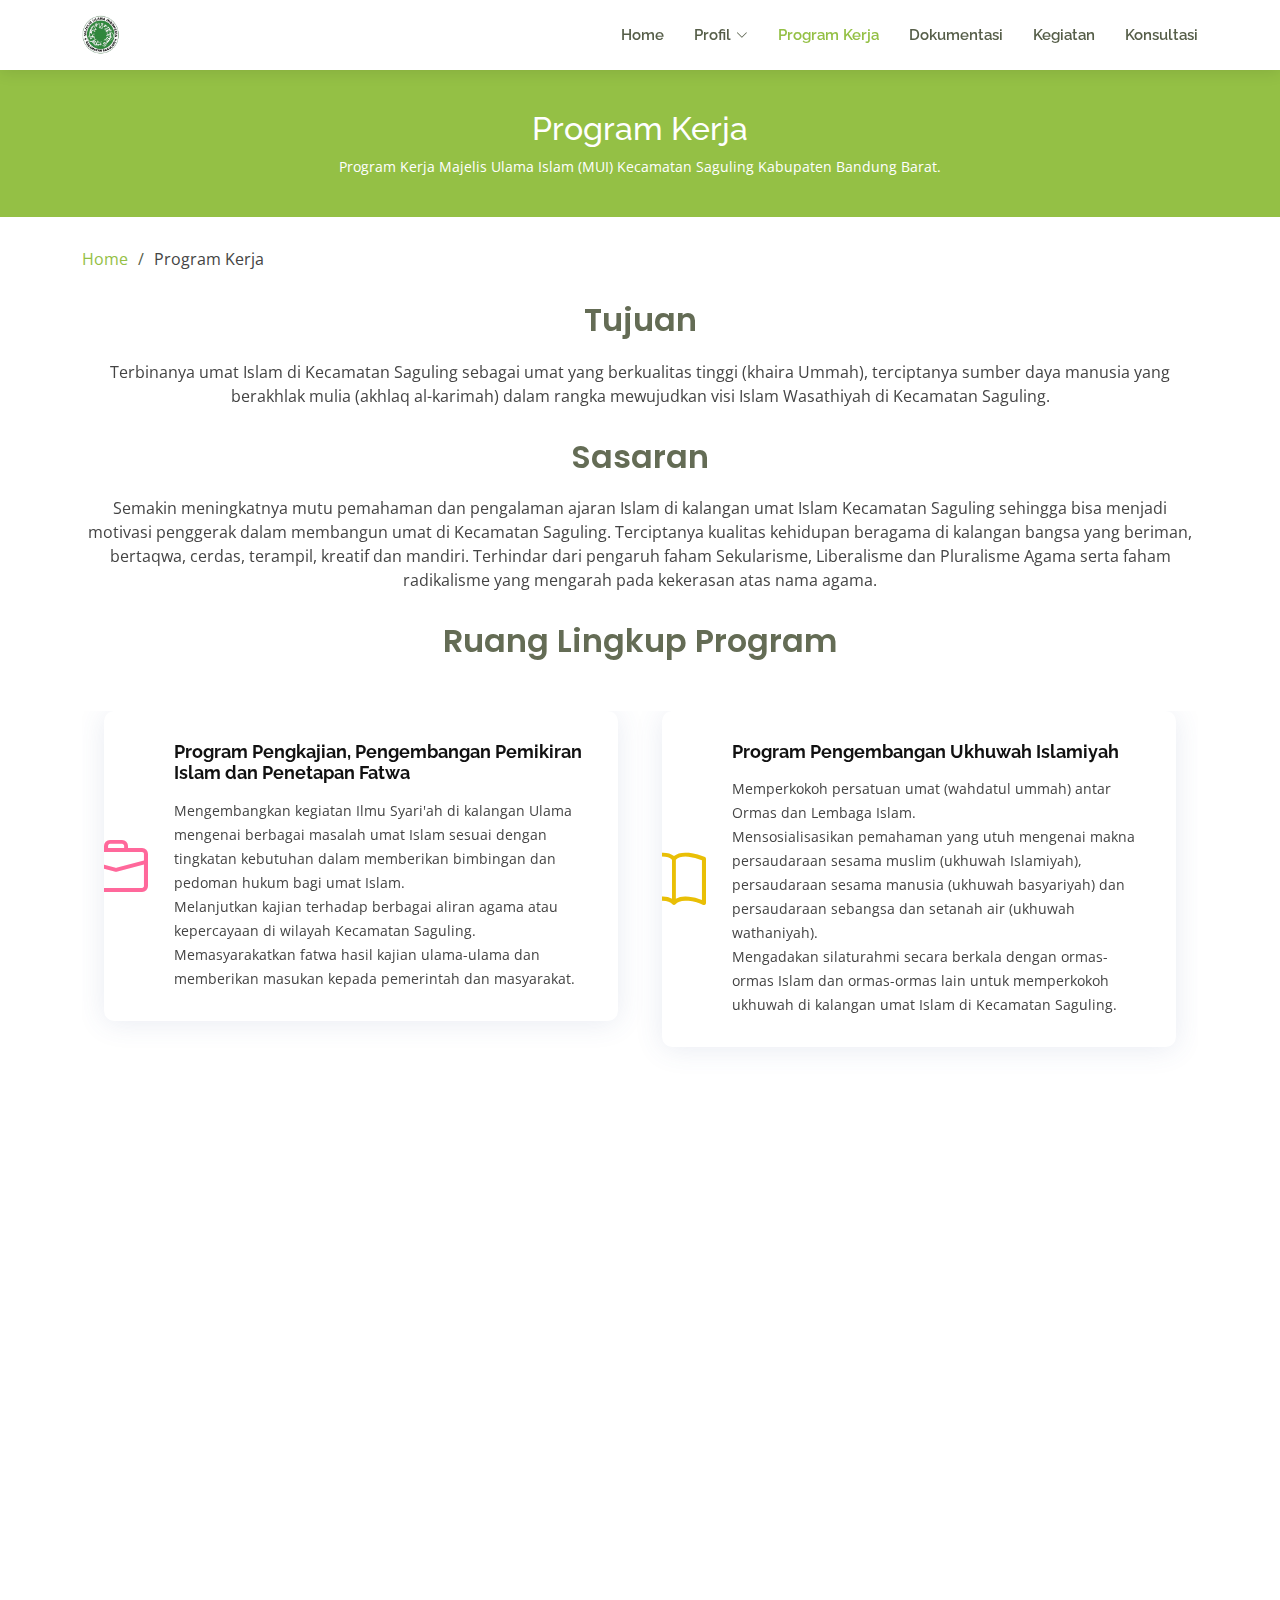
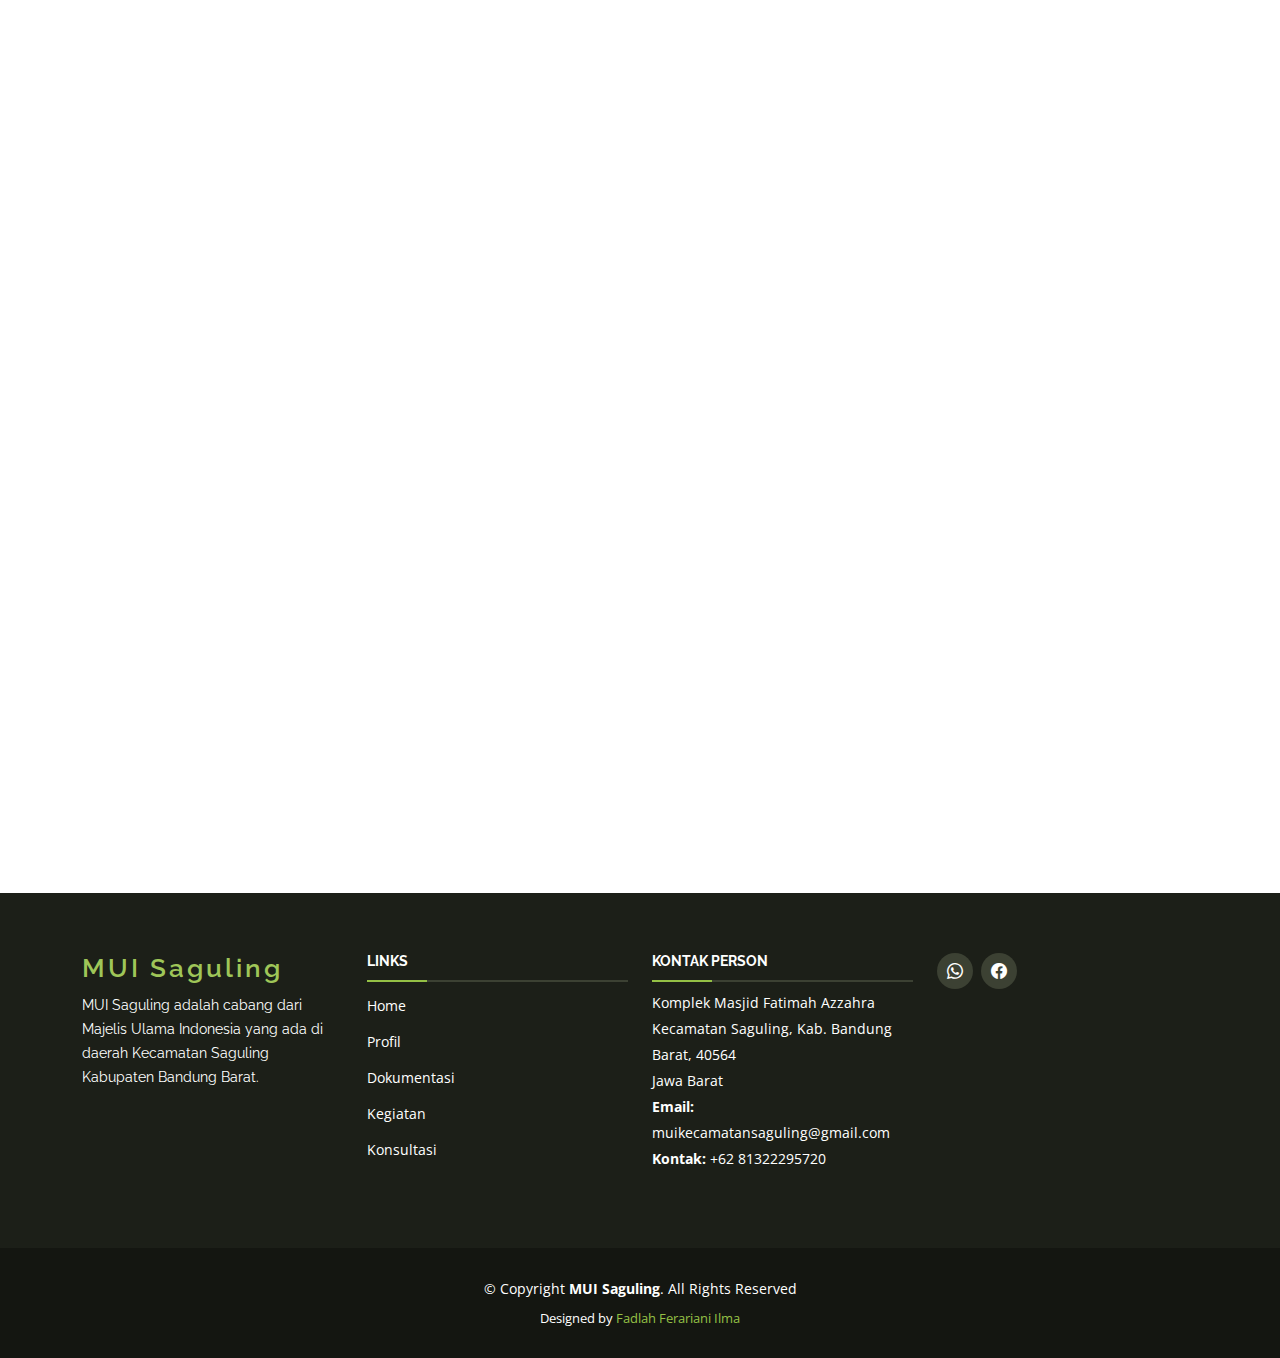
<file: services.html>
<!DOCTYPE html>
<html lang="en">

<head>
  <meta charset="utf-8">
  <meta content="width=device-width, initial-scale=1.0" name="viewport">

  <title>Program Kerja - MUI Kecamatan Saguling</title>
  <meta content="" name="description">
  <meta content="" name="keywords">

  <!-- Favicons -->
  <link href="assets/img/logo-M.png" rel="icon">
  <link href="assets/img/logo-M.png" rel="apple-touch-icon">

  <!-- Google Fonts -->
  <link href="https://fonts.googleapis.com/css?family=Open+Sans:300,300i,400,400i,600,600i,700,700i|Raleway:300,300i,400,400i,500,500i,600,600i,700,700i|Poppins:300,300i,400,400i,500,500i,600,600i,700,700i" rel="stylesheet">

  <!-- Vendor CSS Files -->
  <link href="assets/vendor/aos/aos.css" rel="stylesheet">
  <link href="assets/vendor/bootstrap/css/bootstrap.min.css" rel="stylesheet">
  <link href="assets/vendor/bootstrap-icons/bootstrap-icons.css" rel="stylesheet">
  <link href="assets/vendor/boxicons/css/boxicons.min.css" rel="stylesheet">
  <link href="assets/vendor/glightbox/css/glightbox.min.css" rel="stylesheet">
  <link href="assets/vendor/swiper/swiper-bundle.min.css" rel="stylesheet">

  <!-- Template Main CSS File -->
  <link href="assets/css/style.css" rel="stylesheet">

  <!-- =======================================================
  * Template Name: Serenity - v4.11.0
  * Template URL: https://bootstrapmade.com/serenity-bootstrap-corporate-template/
  * Author: BootstrapMade.com
  * License: https://bootstrapmade.com/license/
  ======================================================== -->
</head>

<body>

  <!-- ======= Header ======= -->
  <header id="header" class="fixed-top d-flex align-items-center">
    <div class="container d-flex align-items-center justify-content-between">

      <div class="logo">
        <h1 class="text-light"><a href="index.html"></a></h1>
        <!-- Uncomment below if you prefer to use an image logo -->
        <a href="index.html"><img src="assets/img/logo.png" alt="" class="img-fluid"></a>
      </div>

      <nav id="navbar" class="navbar">
        <ul>
          <li><a href="index.html">Home</a></li>
          <li class="dropdown"><a href="#"><span>Profil</span> <i class="bi bi-chevron-down"></i></a>
            <ul>
              <li><a href="about.html">Sejarah</a></li>
              <li><a href="team.html">Kepengurusan</a></li>
              <li><a href="bidang.html">Bidang-Bidang</a></li>
              </li>
            </ul>
          </li>
          <li><a class="active" href="services.html">Program Kerja</a></li>
          <li><a href="portfolio.html">Dokumentasi</a></li>
          <li><a href="blog.html">Kegiatan</a></li>
          <li><a href="contact.html">Konsultasi</a></li>

        </ul>
        <i class="bi bi-list mobile-nav-toggle"></i>
      </nav><!-- .navbar -->

    </div>
  </header><!-- End Header -->

  <main id="main">

    <!-- ======= Breadcrumbs ======= -->
    <section id="breadcrumbs" class="breadcrumbs">
      <div class="breadcrumb-hero">
        <div class="container">
          <div class="breadcrumb-hero">
            <h2>Program Kerja</h2>
            <p>Program Kerja Majelis Ulama Islam (MUI) Kecamatan Saguling Kabupaten Bandung Barat. </p>
          </div>
        </div>
      </div>
      <div class="container">
        <ol>
          <li><a href="index.html">Home</a></li>
          <li>Program Kerja</li>
        </ol>
      </div>
    </section><!-- End Breadcrumbs -->

    <!-- ======= Features Section ======= -->
    <section id="features" class="features">
      <div class="container">

        <div class="section-title" data-aos="fade-up">
          <h2>Tujuan</h2>
          <p>Terbinanya umat Islam di Kecamatan Saguling sebagai umat yang berkualitas tinggi (khaira Ummah),
            terciptanya sumber daya manusia yang berakhlak mulia (akhlaq al-karimah) dalam rangka mewujudkan
            visi Islam Wasathiyah di Kecamatan Saguling.
          </p>
        </div>

        <div class="section-title" data-aos="fade-up">
          <h2>Sasaran</h2>
          <p>Semakin meningkatnya mutu pemahaman dan pengalaman ajaran Islam di kalangan umat Islam Kecamatan
            Saguling sehingga bisa menjadi motivasi penggerak dalam membangun umat di Kecamatan Saguling.
            Terciptanya kualitas kehidupan beragama di kalangan bangsa yang beriman, bertaqwa, cerdas, terampil,
            kreatif dan mandiri. Terhindar dari pengaruh faham Sekularisme, Liberalisme dan Pluralisme Agama
            serta faham radikalisme yang mengarah pada kekerasan atas nama agama.
          </p>
        </div>

        <div class="section-title" data-aos="fade-up">
          <h2>Ruang Lingkup Program</h2>
        </div>

    <!-- ======= Services Section ======= -->
    <section id="services" class="services ">
      <div class="container">

        <div class="row">
          <div class="col-md-6">
            <div class="icon-box" data-aos="fade-up">
              <div class="icon"><i class="bi bi-briefcase" style="color: #ff689b;"></i></div>
              <h4 class="title"><a href="#">Program Pengkajian, Pengembangan Pemikiran Islam dan Penetapan Fatwa
              </a></h4>
              <p class="description">Mengembangkan kegiatan Ilmu Syari'ah di kalangan Ulama mengenai berbagai
                masalah umat Islam sesuai dengan tingkatan kebutuhan dalam memberikan bimbingan dan pedoman hukum
                bagi umat Islam.
              </p>
              <p class="description">Melanjutkan kajian terhadap berbagai aliran agama atau kepercayaan di wilayah 
                Kecamatan Saguling.
              </p>
              <p class="description">Memasyarakatkan fatwa hasil kajian ulama-ulama dan memberikan masukan kepada
                pemerintah dan masyarakat.
              </p>
            </div>
          </div>
          <div class="col-md-6">
            <div class="icon-box" data-aos="fade-up">
              <div class="icon"><i class="bi bi-book" style="color: #e9bf06;"></i></div>
              <h4 class="title"><a href="#">Program Pengembangan Ukhuwah Islamiyah</a></h4>
              <p class="description">Memperkokoh persatuan umat (wahdatul ummah) antar Ormas dan Lembaga Islam.</p>
              <p class="description">Mensosialisasikan pemahaman yang utuh mengenai makna persaudaraan sesama muslim
                (ukhuwah Islamiyah), persaudaraan sesama manusia (ukhuwah basyariyah) dan persaudaraan sebangsa dan
                setanah air (ukhuwah wathaniyah).
              </p>
              <p class="description">Mengadakan silaturahmi secara berkala dengan ormas-ormas Islam dan ormas-ormas
                lain untuk memperkokoh ukhuwah di kalangan umat Islam di Kecamatan Saguling.
              </p>
            </div>
          </div>

          <div class="col-md-6" data-aos="fade-up" data-aos-delay="100">
            <div class="icon-box">
              <div class="icon"><i class="bi bi-card-checklist" style="color: #3fcdc7;"></i></div>
              <h4 class="title"><a href="#">Program Pengembangan Da'wah dan Pengembangan Masyarakat</a></h4>
              <p class="description">Mengembangkan pendidikan dan pelatihan da'wah, khususnya untuk menyiapkan kader-
                kader da'wah yang berkualitas sesuai dengan tuntutan kebutuhan masyarakat sekaligus relevan dengan
                perkembangan zaman dan keadaan.
              </p>
              <p class="description">Mengembangkan kajian referensi da'wah, khususnya untuk melakukan pencerahan
                pemikiran para pelaku da'wah ataupun untuk mengkaji dan mengembangkan strategi pelaksanaan da'wah.
                Diantara produk yang diharapkan dari agenda ini misalnya adalah terbentuknya laboratorium da'wah
                yang refresentatif.
              </p>
            </div>
          </div>
          <div class="col-md-6" data-aos="fade-up" data-aos-delay="100">
            <div class="icon-box">
              <div class="icon"><i class="bi bi-binoculars" style="color:#41cf2e;"></i></div>
              <h4 class="title"><a href="#"></a>Program Pengembangan Hukum dan Perundang-undangan</h4>
              <p class="description">Mengefektifkan kajian hukum mengenai berbagai aspek kehidupan.
              </p>
              <p class="description">Mengembangkan kajian-kajian hukum Islam di berbagai bidang kehidupan serta mengusahakan
                transformasi dan terapan Hukum Islam tersebut kepada Hukum Positif dan Peraturan Daerah.
              </p>
              <p class="description">Menyiapkan tim Advokasi Hukum, mewakili MUI diluar maupun didalam pengadilan.
              </p>
            </div>
          </div>

          <div class="col-md-6" data-aos="fade-up" data-aos-delay="200">
            <div class="icon-box">
              <div class="icon"><i class="bi bi-globe" style="color: #d6ff22;"></i></div>
              <h4 class="title"><a href="#">Program Pengembangan Perekonomian Umat</a></h4>
              <p class="description">Melanjutkan sosialisasi pemahaman umat tentang pentingnya mewujudkan perekonomian
                yang Islami.
              </p>
              <p class="description">Melakukan sosialisasi berbagai program kemitraan antara usaha mikro dan kecil
                dengan usaha menengah dan besar serta BUMD dengan membentuk komoditas usaha terutama dalam memanfaatkan
                Program Kemitraan Bina Lingkungan (PKBL).
              </p>
            </div>
          </div>

          <div class="col-md-6" data-aos="fade-up" data-aos-delay="200">
            <div class="icon-box">
              <div class="icon"><i class="bi bi-clock" style="color: #4680ff;"></i></div>
              <h4 class="title"><a href="#">Program Pengembangan Pendidikan dan Kaderisasi</a></h4>
              <p class="description"><p class="description">Melanjutkan dan meningkatkan mutu Pendidikan Kader Ulama (PKU) dan pelaksanaan 
                Sanlat di Sekolah/Madrasah baik di daerah maupun Kabupaten.
              </p>
              <p class="description">Memberikan kontribusi pemikiran tentang peningkatan kualitas Pendidikan Islam,
                baik di TKA, TPA maupun Diniyah.
              </p>
            </div>
          </div>

          <div class="row">
            <div class="col-md-6">
              <div class="icon-box" data-aos="fade-up">
                <div class="icon"><i class="bi bi-briefcase" style="color: #ff689b;"></i></div>
                <h4 class="title"><a href="#">Program Pengembangan Kerukunan antar Umat Beragama
                </a></h4>
                <p class="description">Bekerjasama dengan pemerintah dan lembaga-lembaga keagamaan untuk menanggulangi
                  kemungkinan terjadinya konflik antar umat beragama.
                </p>
                <p class="description">Melakukan studi yang seksama dan kontiniu tentang kehidupan umat beragama,
                  terutama daerah-daerah yang berpotensi konflik.
                </p>
              </div>
            </div>
            <div class="col-md-6">
              <div class="icon-box" data-aos="fade-up">
                <div class="icon"><i class="bi bi-book" style="color: #e9bf06;"></i></div>
                <h4 class="title"><a href="#">Program Pemberdayaan Perempuan, Remaja dan Keluarga</a></h4>
                <p class="description">Meningkatkan kerjasama dengan Badan/Ormas/Instansi terkait dalam upaya pemberdayaan
                  perempuan, remaja dan keluarga.
                </p>
                <p class="description">Menyelenggarakan berbagai kegiatan peningkatan kemampuan para du'at untuk melaksanakan
                  tugas kewajibannya ditengah-tengah masyarakat, seperti melalui berbagai pelatihan, seminar, studytour dan lain-
                  lain.
                </p>
              </div>
            </div>
  
            <div class="col-md-6" data-aos="fade-up" data-aos-delay="100">
              <div class="icon-box">
                <div class="icon"><i class="bi bi-card-checklist" style="color: #3fcdc7;"></i></div>
                <h4 class="title"><a href="#">Program Pengkajian dan Pengembangan</a></h4>
                <p class="description">Melakukan kajian dan penelitian terhadap berbagai aliran agama/kepercayaan yang
                  berkembang dan memberikan penjelasan yang benar dan memadai dalam melindungi umat dari aliran,
                  kepercayaan dan ideologi yang sesat.
                </p>
              </div>
            </div>
            <div class="col-md-6" data-aos="fade-up" data-aos-delay="100">
              <div class="icon-box">
                <div class="icon"><i class="bi bi-binoculars" style="color:#41cf2e;"></i></div>
                <h4 class="title"><a href="#">Program Pembinaan Seni Budaya Islam</a></h4>
                <p class="description">Meningkatkan keterlibatan partisipasi budayawan Islam dalam merespon budaya pop,
                  serta kritik terhadap siaran media yang merusak akidah umat.
                </p>
              </div>
            </div>
        </div>

      </div>
    </section><!-- End Services Section -->

  </main><!-- End #main -->

  <!-- ======= Footer ======= -->
  <footer id="footer">
    <div class="footer-top">
      <div class="container">
        <div class="row">

          <div class="col-lg-3 col-md-6 footer-info">
            <h3>MUI Saguling</h3>
            <p>MUI Saguling adalah cabang dari Majelis Ulama Indonesia yang ada di daerah Kecamatan Saguling Kabupaten
              Bandung Barat.
            </p>
          </div>

          <div class="col-lg-3 col-md-6 footer-links">
            <h4>Links</h4>
            <ul>
              <li><a href="index.html">Home</a></li>
              <li><a href="about.html">Profil</a></li>
              <li><a href="portfolio.html">Dokumentasi</a></li>
              <li><a href="blog.html">Kegiatan</a></li>
              <li><a href="contact.html">Konsultasi</a></li>
            </ul>
          </div>

          <div class="col-lg-3 col-md-6 footer-contact">
            <h4>Kontak Person</h4>
            <p>
              Komplek Masjid Fatimah Azzahra <br>
              Kecamatan Saguling, Kab. Bandung Barat, 40564<br>
              Jawa Barat <br>
              <strong>Email:</strong> muikecamatansaguling@gmail.com<br>
              <strong>Kontak:</strong> +62 81322295720<br>
            </p>
          </div>

          <div class="col-lg-3 col-md-6 footer-newsletter">
            <div class="social-links">
              <a href="https://wa.me/6281322295720" class="whatsapp"><i class="bi bi-whatsapp"></i></a>
              <a href="https://www.facebook.com/profile.php?id=100041505984227&mibextid=ZbWKwL" class="facebook"><i class="bi bi-facebook"></i></a>
            </div>
          </div>

        </div>
      </div>
    </div>

    <div class="container">
      <div class="copyright">
        &copy; Copyright <strong><span>MUI Saguling</span></strong>. All Rights Reserved
      </div>
      <div class="credits">
        <!-- All the links in the footer should remain intact. -->
        <!-- You can delete the links only if you purchased the pro version. -->
        <!-- Licensing information: https://bootstrapmade.com/license/ -->
        <!-- Purchase the pro version with working PHP/AJAX contact form: https://bootstrapmade.com/serenity-bootstrap-corporate-template/ -->
        Designed by <a href="https://bootstrapmade.com/">Fadlah Ferariani Ilma</a>
      </div>
    </div>
  </footer><!-- End Footer -->

  <a href="#" class="back-to-top d-flex align-items-center justify-content-center"><i class="bi bi-arrow-up-short"></i></a>

  <!-- Vendor JS Files -->
  <script src="assets/vendor/purecounter/purecounter_vanilla.js"></script>
  <script src="assets/vendor/aos/aos.js"></script>
  <script src="assets/vendor/bootstrap/js/bootstrap.bundle.min.js"></script>
  <script src="assets/vendor/glightbox/js/glightbox.min.js"></script>
  <script src="assets/vendor/isotope-layout/isotope.pkgd.min.js"></script>
  <script src="assets/vendor/swiper/swiper-bundle.min.js"></script>
  <script src="assets/vendor/waypoints/noframework.waypoints.js"></script>
  <script src="assets/vendor/php-email-form/validate.js"></script>

  <!-- Template Main JS File -->
  <script src="assets/js/main.js"></script>

</body>

</html>
</file>
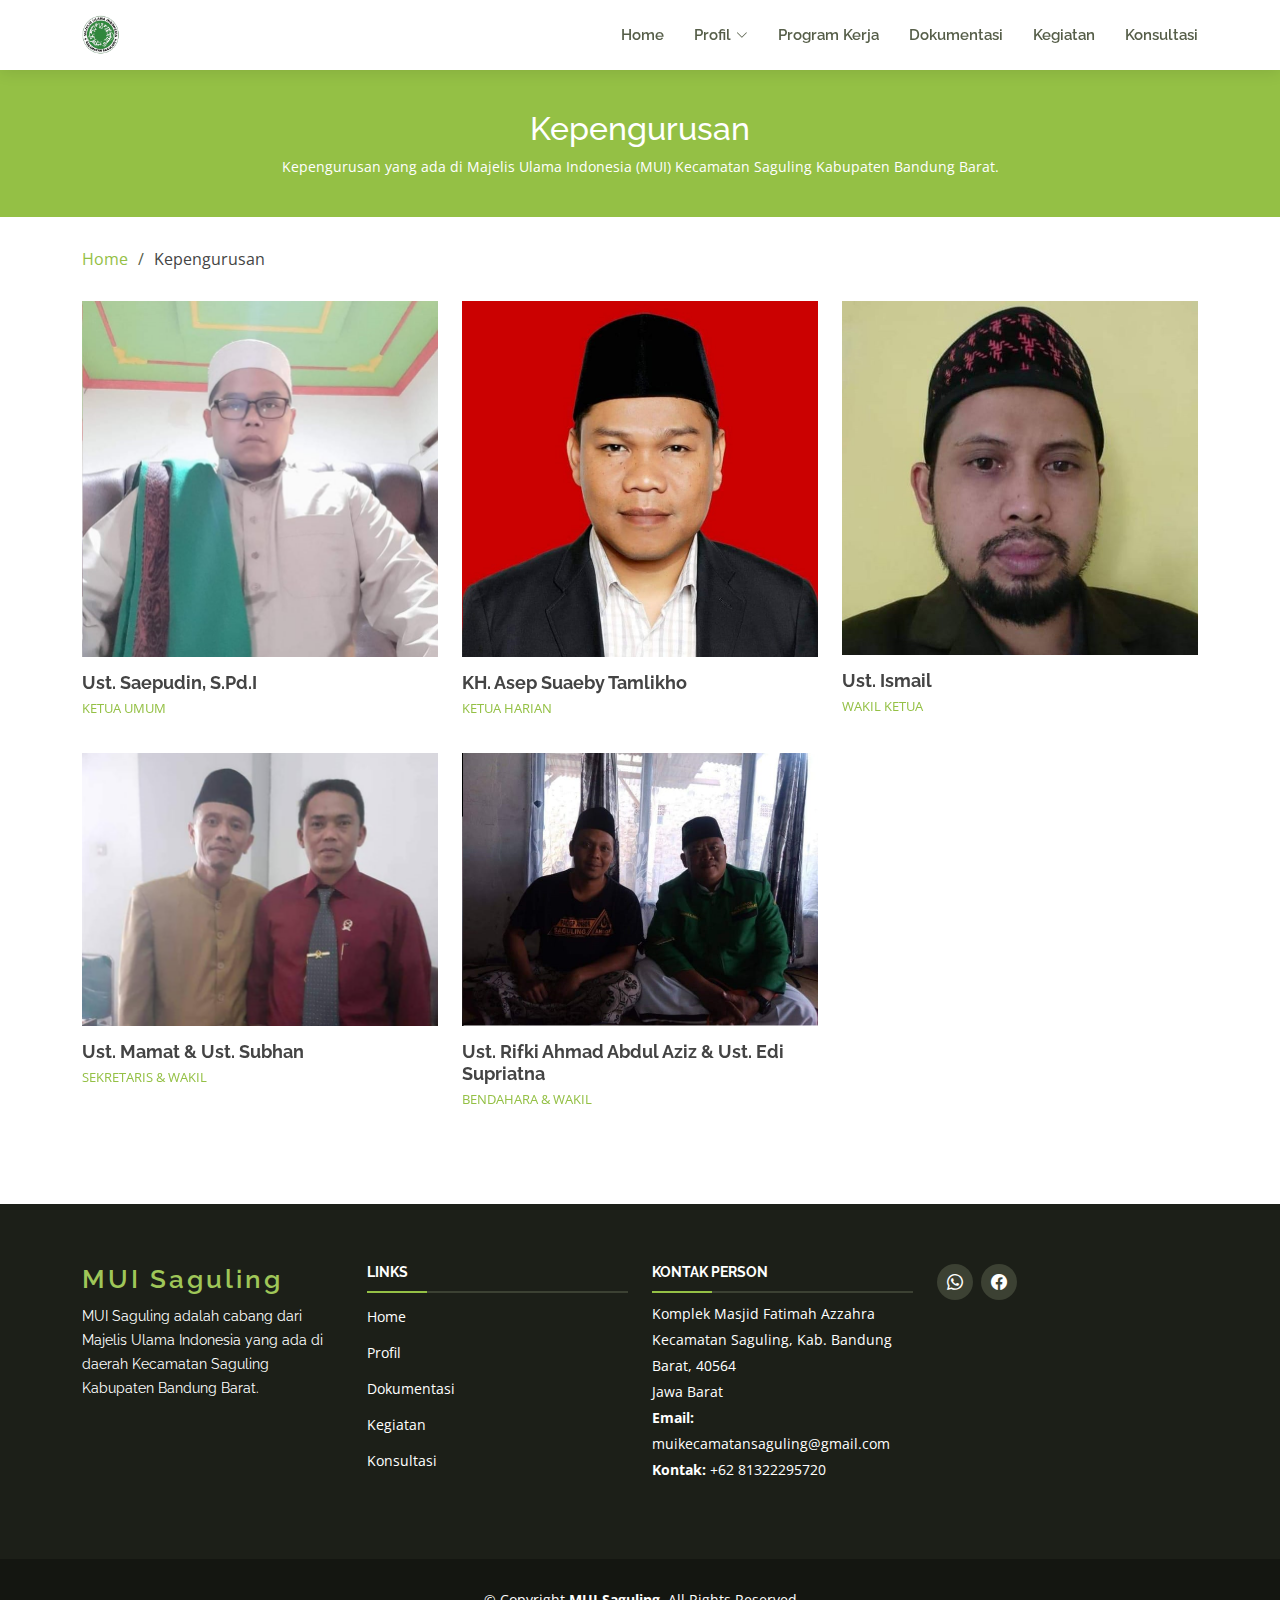
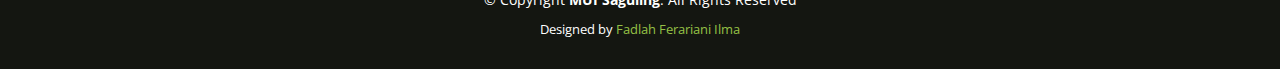
<file: team.html>
<!DOCTYPE html>
<html lang="en">

<head>
  <meta charset="utf-8">
  <meta content="width=device-width, initial-scale=1.0" name="viewport">

  <title>Kepengurusan - MUI Kecamatan Saguling</title>
  <meta content="" name="description">
  <meta content="" name="keywords">

  <!-- Favicons -->
  <link href="assets/img/logo-M.png" rel="icon">
  <link href="assets/img/logo-M.png" rel="apple-touch-icon">

  <!-- Google Fonts -->
  <link href="https://fonts.googleapis.com/css?family=Open+Sans:300,300i,400,400i,600,600i,700,700i|Raleway:300,300i,400,400i,500,500i,600,600i,700,700i|Poppins:300,300i,400,400i,500,500i,600,600i,700,700i" rel="stylesheet">

  <!-- Vendor CSS Files -->
  <link href="assets/vendor/aos/aos.css" rel="stylesheet">
  <link href="assets/vendor/bootstrap/css/bootstrap.min.css" rel="stylesheet">
  <link href="assets/vendor/bootstrap-icons/bootstrap-icons.css" rel="stylesheet">
  <link href="assets/vendor/boxicons/css/boxicons.min.css" rel="stylesheet">
  <link href="assets/vendor/glightbox/css/glightbox.min.css" rel="stylesheet">
  <link href="assets/vendor/swiper/swiper-bundle.min.css" rel="stylesheet">

  <!-- Template Main CSS File -->
  <link href="assets/css/style.css" rel="stylesheet">

  <!-- =======================================================
  * Template Name: Serenity - v4.11.0
  * Template URL: https://bootstrapmade.com/serenity-bootstrap-corporate-template/
  * Author: BootstrapMade.com
  * License: https://bootstrapmade.com/license/
  ======================================================== -->
</head>

<body>

  <!-- ======= Header ======= -->
  <header id="header" class="fixed-top d-flex align-items-center">
    <div class="container d-flex align-items-center justify-content-between">

      <div class="logo">
        <h1 class="text-light"><a href="index.html"></a></h1>
        <!-- Uncomment below if you prefer to use an image logo -->
        <a href="index.html"><img src="assets/img/logo.png" alt="" class="img-fluid"></a>
      </div>

      <nav id="navbar" class="navbar">
        <ul>
          <li><a href="index.html">Home</a></li>
          <li class="dropdown"><a href="#"><span>Profil</span> <i class="bi bi-chevron-down"></i></a>
            <ul>
              <li><a href="about.html">Sejarah</a></li>
              <li><a href="team.html">Kepengurusan</a></li>
              <li><a href="bidang.html">Bidang-Bidang</a></li>
              </li>
            </ul>
          </li>
          <li><a href="services.html">Program Kerja</a></li>
          <li><a href="portfolio.html">Dokumentasi</a></li>
          <li><a href="blog.html">Kegiatan</a></li>
          <li><a href="contact.html">Konsultasi</a></li>

        </ul>
        <i class="bi bi-list mobile-nav-toggle"></i>
      </nav><!-- .navbar -->

    </div>
  </header><!-- End Header -->

  <main id="main">

    <!-- ======= Breadcrumbs ======= -->
    <section id="breadcrumbs" class="breadcrumbs">
      <div class="breadcrumb-hero">
        <div class="container">
          <div class="breadcrumb-hero">
            <h2>Kepengurusan</h2>
            <p>Kepengurusan yang ada di Majelis Ulama Indonesia (MUI) Kecamatan Saguling Kabupaten Bandung Barat. </p>
          </div>
        </div>
      </div>
      <div class="container">
        <ol>
          <li><a href="index.html">Home</a></li>
          <li>Kepengurusan</li>
        </ol>
      </div>
    </section><!-- End Breadcrumbs -->

    <!-- ======= Team Section ======= -->
    <section id="team" class="team">
      <div class="container">

        <div class="row">

          <div class="col-lg-4 col-md-6 d-flex align-items-stretch">
            <div class="member" data-aos="fade-up">
              <div class="member-img">
                <img src="assets/img/team/ketua.png" class="img-fluid" alt="">
                <div class="social">
                </div>
              </div>
              <div class="member-info">
                <h4>Ust. Saepudin, S.Pd.I</h4>
                <span>KETUA UMUM</span>
              </div>
            </div>
          </div>

          <div class="col-lg-4 col-md-6 d-flex align-items-stretch">
            <div class="member" data-aos="fade-up">
              <div class="member-img">
                <img src="assets/img/team/ketua_harian.png" class="img-fluid" alt="">
                <div class="social">
                </div>
              </div>
              <div class="member-info">
                <h4>KH. Asep Suaeby Tamlikho</h4>
                <span>KETUA HARIAN</span>
              </div>
            </div>
          </div>

          <div class="col-lg-4 col-md-6 d-flex align-items-stretch">
            <div class="member" data-aos="fade-up">
              <div class="member-img">
                <img src="assets/img/team/wakil_ketua.png" class="img-fluid" alt="">
                <div class="social">
                </div>
              </div>
              <div class="member-info">
                <h4>Ust. Ismail</h4>
                <span>WAKIL KETUA</span>
              </div>
            </div>
          </div>

          <div class="col-lg-4 col-md-6 d-flex align-items-stretch">
            <div class="member" data-aos="fade-up">
              <div class="member-img">
                <img src="assets/img/team/sekretaris.png" class="img-fluid" alt="">
                <div class="social">
                </div>
              </div>
              <div class="member-info">
                <h4>Ust. Mamat & Ust. Subhan</h4>
                <span>SEKRETARIS & WAKIL</span>
              </div>
            </div>
          </div>

          <div class="col-lg-4 col-md-6 d-flex align-items-stretch">
            <div class="member" data-aos="fade-up">
              <div class="member-img">
                <img src="assets/img/team/bendahara.png" class="img-fluid" alt="">
                <div class="social">
                </div>
              </div>
              <div class="member-info">
                <h4>Ust. Rifki Ahmad Abdul Aziz & Ust. Edi Supriatna</h4>
                <span>BENDAHARA & WAKIL</span>
              </div>
            </div>
          </div>

        </div>

      </div>
    </section><!-- End Team Section -->

  </main><!-- End #main -->

  <!-- ======= Footer ======= -->
  <footer id="footer">
    <div class="footer-top">
      <div class="container">
        <div class="row">

          <div class="col-lg-3 col-md-6 footer-info">
            <h3>MUI Saguling</h3>
            <p>MUI Saguling adalah cabang dari Majelis Ulama Indonesia yang ada di daerah Kecamatan Saguling Kabupaten
              Bandung Barat.
            </p>
          </div>

          <div class="col-lg-3 col-md-6 footer-links">
            <h4>Links</h4>
            <ul>
              <li><a href="index.html">Home</a></li>
              <li><a href="about.html">Profil</a></li>
              <li><a href="portfolio.html">Dokumentasi</a></li>
              <li><a href="blog.html">Kegiatan</a></li>
              <li><a href="contact.html">Konsultasi</a></li>
            </ul>
          </div>

          <div class="col-lg-3 col-md-6 footer-contact">
            <h4>Kontak Person</h4>
            <p>
              Komplek Masjid Fatimah Azzahra <br>
              Kecamatan Saguling, Kab. Bandung Barat, 40564<br>
              Jawa Barat <br>
              <strong>Email:</strong> muikecamatansaguling@gmail.com<br>
              <strong>Kontak:</strong> +62 81322295720<br>
            </p>
          </div>

          <div class="col-lg-3 col-md-6 footer-newsletter">
            <div class="social-links">
              <a href="https://wa.me/6281322295720" class="whatsapp"><i class="bi bi-whatsapp"></i></a>
              <a href="https://www.facebook.com/profile.php?id=100041505984227&mibextid=ZbWKwL" class="facebook"><i class="bi bi-facebook"></i></a>
            </div>
          </div>

        </div>
      </div>
    </div>

    <div class="container">
      <div class="copyright">
        &copy; Copyright <strong><span>MUI Saguling</span></strong>. All Rights Reserved
      </div>
      <div class="credits">
        <!-- All the links in the footer should remain intact. -->
        <!-- You can delete the links only if you purchased the pro version. -->
        <!-- Licensing information: https://bootstrapmade.com/license/ -->
        <!-- Purchase the pro version with working PHP/AJAX contact form: https://bootstrapmade.com/serenity-bootstrap-corporate-template/ -->
        Designed by <a href="https://bootstrapmade.com/">Fadlah Ferariani Ilma</a>
      </div>
    </div>
  </footer><!-- End Footer -->


  <a href="#" class="back-to-top d-flex align-items-center justify-content-center"><i class="bi bi-arrow-up-short"></i></a>

  <!-- Vendor JS Files -->
  <script src="assets/vendor/purecounter/purecounter_vanilla.js"></script>
  <script src="assets/vendor/aos/aos.js"></script>
  <script src="assets/vendor/bootstrap/js/bootstrap.bundle.min.js"></script>
  <script src="assets/vendor/glightbox/js/glightbox.min.js"></script>
  <script src="assets/vendor/isotope-layout/isotope.pkgd.min.js"></script>
  <script src="assets/vendor/swiper/swiper-bundle.min.js"></script>
  <script src="assets/vendor/waypoints/noframework.waypoints.js"></script>
  <script src="assets/vendor/php-email-form/validate.js"></script>

  <!-- Template Main JS File -->
  <script src="assets/js/main.js"></script>

</body>

</html>
</file>
<file: assets/css/style.css>
/**
* Template Name: Serenity - v4.11.0
* Template URL: https://bootstrapmade.com/serenity-bootstrap-corporate-template/
* Author: BootstrapMade.com
* License: https://bootstrapmade.com/license/
*/

/*--------------------------------------------------------------
# General
--------------------------------------------------------------*/
body {
  font-family: "Open Sans", sans-serif;
  color: #444444;
}

a {
  color: #94c045;
  text-decoration: none;
}

a:hover {
  color: #aacd6b;
  text-decoration: none;
}

h1,
h2,
h3,
h4,
h5,
h6 {
  font-family: "Raleway", sans-serif;
}

#main {
  margin-top: 70px;
  z-index: 3;
  position: relative;
}

/*--------------------------------------------------------------
# Back to top button
--------------------------------------------------------------*/
.back-to-top {
  position: fixed;
  visibility: hidden;
  opacity: 0;
  right: 15px;
  bottom: 15px;
  z-index: 996;
  background: #94c045;
  width: 40px;
  height: 40px;
  border-radius: 4px;
  transition: all 0.4s;
}

.back-to-top i {
  font-size: 28px;
  color: #fff;
  line-height: 0;
}

.back-to-top:hover {
  background: #a6ca63;
  color: #fff;
}

.back-to-top.active {
  visibility: visible;
  opacity: 1;
}

/*--------------------------------------------------------------
# Disable AOS delay on mobile
--------------------------------------------------------------*/
@media screen and (max-width: 768px) {
  [data-aos-delay] {
    transition-delay: 0 !important;
  }
}

/*--------------------------------------------------------------
# Header
--------------------------------------------------------------*/
#header {
  height: 70px;
  z-index: 997;
  transition: all 0.5s ease-in-out;
  background: #fff;
  box-shadow: 0px 2px 15px rgba(0, 0, 0, 0.1);
}

#header .logo h1 {
  font-size: 28px;
  margin: 0;
  line-height: 0;
  font-weight: 600;
  letter-spacing: 1px;
}

#header .logo h1 a,
#header .logo h1 a:hover {
  color: #3c4133;
  text-decoration: none;
}

#header .logo img {
  padding: 0;
  margin: 0;
  max-height: 40px;
}

/*--------------------------------------------------------------
# Navigation Menu
--------------------------------------------------------------*/
/**
* Desktop Navigation 
*/
.navbar {
  padding: 0;
}

.navbar ul {
  margin: 0;
  padding: 0;
  display: flex;
  list-style: none;
  align-items: center;
}

.navbar li {
  position: relative;
}

.navbar a,
.navbar a:focus {
  display: flex;
  align-items: center;
  justify-content: space-between;
  padding: 10px 0 10px 30px;
  font-family: "Raleway", sans-serif;
  font-size: 15px;
  font-weight: 600;
  color: #565e49;
  white-space: nowrap;
  transition: 0.3s;
}

.navbar a i,
.navbar a:focus i {
  font-size: 12px;
  line-height: 0;
  margin-left: 5px;
}

.navbar a:hover,
.navbar .active,
.navbar .active:focus,
.navbar li:hover>a {
  color: #94c045;
}

.navbar .getstarted,
.navbar .getstarted:focus {
  background: #94c045;
  padding: 8px 25px;
  margin-left: 30px;
  border-radius: 50px;
  color: #fff;
}

.navbar .getstarted:hover,
.navbar .getstarted:focus:hover {
  color: #fff;
  background: #9fc658;
}

.navbar .dropdown ul {
  display: block;
  position: absolute;
  left: 28px;
  top: calc(100% + 30px);
  margin: 0;
  padding: 10px 0;
  z-index: 99;
  opacity: 0;
  visibility: hidden;
  background: #fff;
  box-shadow: 0px 0px 30px rgba(127, 137, 161, 0.25);
  transition: 0.3s;
}

.navbar .dropdown ul li {
  min-width: 200px;
}

.navbar .dropdown ul a {
  padding: 10px 20px;
  font-size: 15px;
  text-transform: none;
}

.navbar .dropdown ul a i {
  font-size: 12px;
}

.navbar .dropdown ul a:hover,
.navbar .dropdown ul .active:hover,
.navbar .dropdown ul li:hover>a {
  color: #94c045;
}

.navbar .dropdown:hover>ul {
  opacity: 1;
  top: 100%;
  visibility: visible;
}

.navbar .dropdown .dropdown ul {
  top: 0;
  left: calc(100% - 30px);
  visibility: hidden;
}

.navbar .dropdown .dropdown:hover>ul {
  opacity: 1;
  top: 0;
  left: 100%;
  visibility: visible;
}

@media (max-width: 1366px) {
  .navbar .dropdown .dropdown ul {
    left: -90%;
  }

  .navbar .dropdown .dropdown:hover>ul {
    left: -100%;
  }
}

/**
* Mobile Navigation 
*/
.mobile-nav-toggle {
  color: #3c4133;
  font-size: 28px;
  cursor: pointer;
  display: none;
  line-height: 0;
  transition: 0.5s;
}

.mobile-nav-toggle.bi-x {
  color: #fff;
}

@media (max-width: 991px) {
  .mobile-nav-toggle {
    display: block;
  }

  .navbar ul {
    display: none;
  }
}

.navbar-mobile {
  position: fixed;
  overflow: hidden;
  top: 0;
  right: 0;
  left: 0;
  bottom: 0;
  background: rgba(34, 36, 29, 0.9);
  transition: 0.3s;
  z-index: 999;
}

.navbar-mobile .mobile-nav-toggle {
  position: absolute;
  top: 15px;
  right: 15px;
}

.navbar-mobile ul {
  display: block;
  position: absolute;
  top: 55px;
  right: 15px;
  bottom: 15px;
  left: 15px;
  padding: 10px 0;
  background-color: #fff;
  overflow-y: auto;
  transition: 0.3s;
}

.navbar-mobile a,
.navbar-mobile a:focus {
  padding: 10px 20px;
  font-size: 15px;
  color: #3c4133;
}

.navbar-mobile a:hover,
.navbar-mobile .active,
.navbar-mobile li:hover>a {
  color: #94c045;
}

.navbar-mobile .getstarted,
.navbar-mobile .getstarted:focus {
  margin: 15px;
}

.navbar-mobile .dropdown ul {
  position: static;
  display: none;
  margin: 10px 20px;
  padding: 10px 0;
  z-index: 99;
  opacity: 1;
  visibility: visible;
  background: #fff;
  box-shadow: 0px 0px 30px rgba(127, 137, 161, 0.25);
}

.navbar-mobile .dropdown ul li {
  min-width: 200px;
}

.navbar-mobile .dropdown ul a {
  padding: 10px 20px;
}

.navbar-mobile .dropdown ul a i {
  font-size: 12px;
}

.navbar-mobile .dropdown ul a:hover,
.navbar-mobile .dropdown ul .active:hover,
.navbar-mobile .dropdown ul li:hover>a {
  color: #94c045;
}

.navbar-mobile .dropdown>.dropdown-active {
  display: block;
}

/*--------------------------------------------------------------
# Hero Section
--------------------------------------------------------------*/
#hero {
  width: 100%;
  height: 75vh;
  background: url("../img/masjid-bg.png") top center;
  background-size: cover;
  position: relative;
  margin-bottom: -140px;
  z-index: 1;
}

#hero:before {
  content: "";
  background: rgba(60, 65, 51, 0.4);
  position: absolute;
  bottom: 0;
  top: 0;
  left: 0;
  right: 0;
}

#hero .hero-container {
  position: absolute;
  bottom: 0;
  top: 0;
  left: 0;
  right: 0;
  display: flex;
  justify-content: center;
  align-items: center;
  flex-direction: column;
  text-align: center;
}

#hero h1 {
  margin: 0 0 10px 0;
  font-size: 48px;
  font-weight: 700;
  line-height: 56px;
  color: #fff;
}

#hero h2 {
  color: #eee;
  margin-bottom: 50px;
  font-size: 24px;
}

#hero .btn-get-started {
  font-family: "Raleway", sans-serif;
  font-weight: 600;
  font-size: 13px;
  letter-spacing: 1px;
  display: inline-block;
  padding: 8px 28px;
  border-radius: 50px;
  transition: 0.5s;
  margin: 10px;
  border: 2px solid #94c045;
  text-transform: uppercase;
  color: #fff;
}

#hero .btn-get-started:hover {
  background: #94c045;
}

@media (min-width: 1024px) {
  #hero {
    background-attachment: fixed;
  }
}

@media (max-width: 768px) {
  #hero {
    height: 100vh;
  }

  #hero h1 {
    font-size: 28px;
    line-height: 36px;
  }

  #hero h2 {
    font-size: 18px;
    line-height: 24px;
    margin-bottom: 30px;
  }

  #hero .hero-container {
    padding: 0 15px;
  }
}

@media (max-height: 500px) {
  #hero {
    height: 120vh;
  }
}

/*--------------------------------------------------------------
# Sections General
--------------------------------------------------------------*/
section {
  padding-bottom: 60px;
  overflow: hidden;
}

.section-bg {
  background-color: #f9fbf4;
}

.section-title {
  text-align: center;
  padding-bottom: 30px;
}

.section-title h2 {
  font-size: 32px;
  font-weight: 600;
  margin-bottom: 20px;
  padding-bottom: 0;
  font-family: "Poppins", sans-serif;
  color: #646c55;
}

.section-title h3 {
  font-size: 32px;
  font-weight: 600;
  margin-bottom: 20px;
  padding-bottom: 0;
  font-family: "Poppins", sans-serif;
  color: #646c55;
}

.section-title p {
  margin-bottom: 0;
}

/*--------------------------------------------------------------
# Breadcrumbs
--------------------------------------------------------------*/
.breadcrumbs {
  padding: 0;
}

.breadcrumbs .breadcrumb-hero {
  text-align: center;
  background: #94c045;
  padding: 20px 0;
  color: #fff;
}

.breadcrumbs .breadcrumb-hero h2 {
  font-size: 32px;
  font-weight: 500;
}

.breadcrumbs .breadcrumb-hero p {
  font-size: 14px;
  margin-bottom: 0;
}

.breadcrumbs ol {
  display: flex;
  flex-wrap: wrap;
  list-style: none;
  padding: 0;
  margin: 30px 0;
}

.breadcrumbs ol li+li {
  padding-left: 10px;
}

.breadcrumbs ol li+li::before {
  display: inline-block;
  padding-right: 10px;
  color: #565e49;
  content: "/";
}

/*--------------------------------------------------------------
# About
--------------------------------------------------------------*/
.about .container {
  box-shadow: 0px 2px 15px rgba(0, 0, 0, 0.1);
  padding-bottom: 15px;
  background: #fff;
}

.about .count-box {
  width: 100%;
}

.about .count-box i {
  display: block;
  font-size: 48px;
  color: #94c045;
  float: left;
  line-height: 0;
}

.about .count-box span {
  font-size: 28px;
  line-height: 24px;
  display: block;
  font-weight: 700;
  color: #646c55;
  margin-left: 60px;
}

.about .count-box p {
  padding: 5px 0 0 0;
  margin: 0 0 0 60px;
  font-family: "Raleway", sans-serif;
  font-weight: 600;
  font-size: 14px;
  color: #646c55;
}

.about .count-box a {
  font-weight: 600;
  display: block;
  margin-top: 20px;
  color: #646c55;
  font-size: 15px;
  font-family: "Poppins", sans-serif;
  transition: ease-in-out 0.3s;
}

.about .count-box a:hover {
  color: #8b9578;
}

.about .content {
  font-size: 15px;
}

.about .content h3 {
  font-weight: 700;
  font-size: 24px;
  color: #3c4133;
}

.about .content ul {
  list-style: none;
  padding: 0;
}

.about .content ul li {
  padding-bottom: 10px;
  padding-left: 28px;
  position: relative;
}

.about .content ul i {
  font-size: 24px;
  color: #94c045;
  position: absolute;
  left: 0;
  top: -2px;
}

.about .content p:last-child {
  margin-bottom: 0;
}

.about .play-btn {
  width: 94px;
  height: 94px;
  background: radial-gradient(#94c045 50%, rgba(148, 192, 69, 0.4) 52%);
  border-radius: 50%;
  display: block;
  position: absolute;
  left: calc(50% - 47px);
  top: calc(50% - 47px);
  overflow: hidden;
}

.about .play-btn::after {
  content: "";
  position: absolute;
  left: 50%;
  top: 50%;
  transform: translateX(-40%) translateY(-50%);
  width: 0;
  height: 0;
  border-top: 10px solid transparent;
  border-bottom: 10px solid transparent;
  border-left: 15px solid #fff;
  z-index: 100;
  transition: all 400ms cubic-bezier(0.55, 0.055, 0.675, 0.19);
}

.about .play-btn::before {
  content: "";
  position: absolute;
  width: 120px;
  height: 120px;
  -webkit-animation-delay: 0s;
  animation-delay: 0s;
  -webkit-animation: pulsate-btn 2s;
  animation: pulsate-btn 2s;
  -webkit-animation-direction: forwards;
  animation-direction: forwards;
  -webkit-animation-iteration-count: infinite;
  animation-iteration-count: infinite;
  -webkit-animation-timing-function: steps;
  animation-timing-function: steps;
  opacity: 1;
  border-radius: 50%;
  border: 5px solid rgba(148, 192, 69, 0.7);
  top: -15%;
  left: -15%;
  background: rgba(198, 16, 0, 0);
}

.about .play-btn:hover::after {
  border-left: 15px solid #94c045;
  transform: scale(20);
}

.about .play-btn:hover::before {
  content: "";
  position: absolute;
  left: 50%;
  top: 50%;
  transform: translateX(-40%) translateY(-50%);
  width: 0;
  height: 0;
  border: none;
  border-top: 10px solid transparent;
  border-bottom: 10px solid transparent;
  border-left: 15px solid #fff;
  z-index: 200;
  -webkit-animation: none;
  animation: none;
  border-radius: 0;
}

@-webkit-keyframes pulsate-btn {
  0% {
    transform: scale(0.6, 0.6);
    opacity: 1;
  }

  100% {
    transform: scale(1, 1);
    opacity: 0;
  }
}

@keyframes pulsate-btn {
  0% {
    transform: scale(0.6, 0.6);
    opacity: 1;
  }

  100% {
    transform: scale(1, 1);
    opacity: 0;
  }
}

/*--------------------------------------------------------------
# Cta
--------------------------------------------------------------*/
.cta {
  background: #86b03c;
  padding: 50px 0;
}

.cta h3 {
  color: #fff;
  font-size: 28px;
  font-weight: 700;
}

.cta p {
  color: #fff;
}

.cta .cta-btn {
  font-family: "Raleway", sans-serif;
  font-weight: 500;
  font-size: 15px;
  letter-spacing: 1px;
  display: inline-block;
  padding: 8px 28px;
  border-radius: 25px;
  transition: 0.5s;
  margin-top: 10px;
  border: 2px solid #fff;
  color: #fff;
}

.cta .cta-btn:hover {
  background: #aacd6b;
  border-color: #aacd6b;
}

/*--------------------------------------------------------------
# Services
--------------------------------------------------------------*/
.services .icon-box {
  padding: 30px;
  position: relative;
  overflow: hidden;
  border-radius: 10px;
  margin: 0 10px 40px 10px;
  background: #fff;
  box-shadow: 0 2px 29px 0 rgba(68, 88, 144, 0.12);
  transition: all 0.3s ease-in-out;
}

.services .icon-box:hover {
  transform: translateY(-5px);
}

.services .icon {
  position: absolute;
  left: -20px;
  top: calc(50% - 30px);
}

.services .icon i {
  font-size: 64px;
  line-height: 1;
  transition: 0.5s;
}

.services .title {
  margin-left: 40px;
  font-weight: 700;
  margin-bottom: 15px;
  font-size: 18px;
}

.services .title a {
  color: #111;
}

.services .icon-box:hover .title a {
  color: #94c045;
}

.services .description {
  font-size: 14px;
  margin-left: 40px;
  line-height: 24px;
  margin-bottom: 0;
}

/*--------------------------------------------------------------
# Work Process
--------------------------------------------------------------*/
.work-process .content+.content {
  margin-top: 100px;
}

.work-process .content h3 {
  font-weight: 600;
  font-size: 26px;
}

.work-process .content ul {
  list-style: none;
  padding: 0;
}

.work-process .content ul li {
  padding-bottom: 10px;
}

.work-process .content ul i {
  font-size: 20px;
  padding-right: 4px;
  color: #94c045;
}

.work-process .content p:last-child {
  margin-bottom: 0;
}

/*--------------------------------------------------------------
# Our Skills
--------------------------------------------------------------*/
.skills {
  padding-top: 60px;
}

.skills .content h3 {
  font-weight: 700;
  font-size: 26px;
  color: #3c4133;
  font-family: "Poppins", sans-serif;
}

.skills .content ul {
  list-style: none;
  padding: 0;
}

.skills .content ul li {
  padding-bottom: 10px;
}

.skills .content ul i {
  font-size: 20px;
  padding-right: 4px;
  color: #94c045;
}

.skills .content p:last-child {
  margin-bottom: 0;
}

.skills .progress {
  height: 60px;
  display: block;
  background: none;
  border-radius: 0;
}

.skills .progress .skill {
  padding: 0;
  margin: 0 0 6px 0;
  text-transform: uppercase;
  display: block;
  font-weight: 600;
  font-family: "Poppins", sans-serif;
  color: #3c4133;
}

.skills .progress .skill .val {
  float: right;
  font-style: normal;
}

.skills .progress-bar-wrap {
  background: #e1e4dc;
}

.skills .progress-bar {
  width: 1px;
  height: 10px;
  transition: 0.9s;
  background-color: #94c045;
}

/*--------------------------------------------------------------
# Our Clients
--------------------------------------------------------------*/
.testimonials {
  padding-top: 60px;
}

.testimonials .section-header {
  margin-bottom: 40px;
}

.testimonials .testimonials-carousel,
.testimonials .testimonials-slider {
  overflow: hidden;
}

.testimonials .testimonial-item {
  text-align: center;
}

.testimonials .testimonial-item .testimonial-img {
  width: 120px;
  border-radius: 50%;
  border: 4px solid #fff;
  margin: 0 auto;
}

.testimonials .testimonial-item h3 {
  font-size: 20px;
  font-weight: bold;
  margin: 10px 0 5px 0;
  color: #444444;
}

.testimonials .testimonial-item h4 {
  font-size: 14px;
  color: #6c757d;
  margin: 0 0 15px 0;
}

.testimonials .testimonial-item .stars {
  margin-bottom: 15px;
}

.testimonials .testimonial-item .stars i {
  color: #ffc107;
  margin: 0 1px;
}

.testimonials .testimonial-item .quote-icon-left,
.testimonials .testimonial-item .quote-icon-right {
  color: #c0da91;
  font-size: 26px;
  line-height: 0;
}

.testimonials .testimonial-item .quote-icon-left {
  display: inline-block;
  left: -5px;
  position: relative;
}

.testimonials .testimonial-item .quote-icon-right {
  display: inline-block;
  right: -5px;
  position: relative;
  top: 10px;
  transform: scale(-1, -1);
}

.testimonials .testimonial-item p {
  font-style: italic;
  margin: 0 auto 15px auto;
}

.testimonials .swiper-pagination {
  margin-top: 20px;
  position: relative;
}

.testimonials .swiper-pagination .swiper-pagination-bullet {
  width: 12px;
  height: 12px;
  background-color: #fff;
  opacity: 1;
  border: 1px solid #94c045;
}

.testimonials .swiper-pagination .swiper-pagination-bullet-active {
  background-color: #94c045;
}

@media (min-width: 992px) {
  .testimonials .testimonial-item p {
    width: 80%;
  }
}

/*--------------------------------------------------------------
# Our Clients
--------------------------------------------------------------*/
.clients {
  padding-top: 60px;
}

.clients .swiper-slide img {
  opacity: 0.5;
  transition: 0.3s;
}

.clients .swiper-slide img:hover {
  opacity: 1;
}

.clients .swiper-pagination {
  margin-top: 20px;
  position: relative;
}

.clients .swiper-pagination .swiper-pagination-bullet {
  width: 12px;
  height: 12px;
  background-color: #fff;
  opacity: 1;
  border: 1px solid #94c045;
}

.clients .swiper-pagination .swiper-pagination-bullet-active {
  background-color: #94c045;
}

/*--------------------------------------------------------------
# Features
--------------------------------------------------------------*/
.features .card {
  border: 0;
  padding: 160px 20px 20px 20px;
  position: relative;
  width: 100%;
  background-size: cover;
  background-repeat: no-repeat;
  background-position: center center;
}

.features .card-body {
  z-index: 10;
  background: rgba(255, 255, 255, 0.9);
  padding: 15px 30px;
  box-shadow: 0px 2px 15px rgba(0, 0, 0, 0.1);
  transition: 0.3s;
  transition: ease-in-out 0.4s;
  border-radius: 5px;
}

.features .card-title {
  font-weight: 700;
  text-align: center;
  margin-bottom: 15px;
}

.features .card-title a {
  color: #3c4133;
}

.features .card-text {
  color: #5e5e5e;
}

.features .read-more a {
  color: #777777;
  text-transform: uppercase;
  font-weight: 600;
  font-size: 12px;
  transition: 0.4s;
}

.features .read-more a:hover {
  text-decoration: underline;
}

.features .card:hover .card-body {
  background: #94c045;
}

.features .card:hover .read-more a,
.features .card:hover .card-title,
.features .card:hover .card-title a,
.features .card:hover .card-text {
  color: #fff;
}

/*--------------------------------------------------------------
# Portfolio
--------------------------------------------------------------*/
.portfolio .portfolio-item {
  margin-bottom: 30px;
}

.portfolio #portfolio-flters {
  padding: 0;
  margin: 0 auto 20px auto;
  list-style: none;
  text-align: center;
}

.portfolio #portfolio-flters li {
  cursor: pointer;
  display: inline-block;
  padding: 8px 15px 10px 15px;
  font-size: 14px;
  font-weight: 600;
  line-height: 1;
  text-transform: uppercase;
  color: #444444;
  margin-bottom: 5px;
  transition: all 0.3s ease-in-out;
  border-radius: 3px;
}

.portfolio #portfolio-flters li:hover,
.portfolio #portfolio-flters li.filter-active {
  color: #fff;
  background: #94c045;
}

.portfolio #portfolio-flters li:last-child {
  margin-right: 0;
}

.portfolio .portfolio-wrap {
  transition: 0.3s;
  position: relative;
  overflow: hidden;
  z-index: 1;
  background: rgba(60, 65, 51, 0.6);
}

.portfolio .portfolio-wrap::before {
  content: "";
  background: rgba(60, 65, 51, 0.6);
  position: absolute;
  left: 0;
  right: 0;
  top: 0;
  bottom: 0;
  transition: all ease-in-out 0.3s;
  z-index: 2;
  opacity: 0;
}

.portfolio .portfolio-wrap img {
  transition: all ease-in-out 0.3s;
}

.portfolio .portfolio-wrap .portfolio-info {
  opacity: 0;
  position: absolute;
  top: 0;
  left: 0;
  right: 0;
  bottom: 0;
  z-index: 3;
  transition: all ease-in-out 0.3s;
  display: flex;
  flex-direction: column;
  justify-content: flex-end;
  align-items: flex-start;
  padding: 20px;
}

.portfolio .portfolio-wrap .portfolio-info h4 {
  font-size: 20px;
  color: #fff;
  font-weight: 600;
}

.portfolio .portfolio-wrap .portfolio-info p {
  color: rgba(255, 255, 255, 0.7);
  font-size: 14px;
  text-transform: uppercase;
  padding: 0;
  margin: 0;
  font-style: italic;
}

.portfolio .portfolio-wrap .portfolio-links {
  text-align: center;
  z-index: 4;
}

.portfolio .portfolio-wrap .portfolio-links a {
  color: #fff;
  margin: 0 5px 0 0;
  font-size: 28px;
  display: inline-block;
  transition: 0.3s;
}

.portfolio .portfolio-wrap .portfolio-links a:hover {
  color: #c0da91;
}

.portfolio .portfolio-wrap:hover::before {
  opacity: 1;
}

.portfolio .portfolio-wrap:hover img {
  transform: scale(1.2);
}

.portfolio .portfolio-wrap:hover .portfolio-info {
  opacity: 1;
}

/*--------------------------------------------------------------
# Portfolio Details
--------------------------------------------------------------*/
.portfolio-details {
  padding-top: 40px;
}

.portfolio-details .portfolio-details-slider img {
  width: 100%;
}

.portfolio-details .portfolio-details-slider .swiper-pagination {
  margin-top: 20px;
  position: relative;
}

.portfolio-details .portfolio-details-slider .swiper-pagination .swiper-pagination-bullet {
  width: 12px;
  height: 12px;
  background-color: #fff;
  opacity: 1;
  border: 1px solid #94c045;
}

.portfolio-details .portfolio-details-slider .swiper-pagination .swiper-pagination-bullet-active {
  background-color: #94c045;
}

.portfolio-details .portfolio-info {
  padding: 30px;
  box-shadow: 0px 0 30px rgba(60, 65, 51, 0.08);
}

.portfolio-details .portfolio-info h3 {
  font-size: 22px;
  font-weight: 700;
  margin-bottom: 20px;
  padding-bottom: 20px;
  border-bottom: 1px solid #eee;
}

.portfolio-details .portfolio-info ul {
  list-style: none;
  padding: 0;
  font-size: 15px;
}

.portfolio-details .portfolio-info ul li+li {
  margin-top: 10px;
}

.portfolio-details .portfolio-description {
  padding-top: 30px;
}

.portfolio-details .portfolio-description h2 {
  font-size: 26px;
  font-weight: 700;
  margin-bottom: 20px;
}

.portfolio-details .portfolio-description p {
  padding: 0;
}

/*--------------------------------------------------------------
# Pricing
--------------------------------------------------------------*/
.pricing .box {
  padding: 20px;
  background: #fff;
  text-align: center;
  box-shadow: 0px 0px 4px rgba(0, 0, 0, 0.12);
  border-radius: 5px;
  position: relative;
  overflow: hidden;
}

.pricing h3 {
  font-weight: 400;
  margin: -20px -20px 20px -20px;
  padding: 20px 15px;
  font-size: 16px;
  font-weight: 600;
  color: #777777;
  background: #f8f8f8;
}

.pricing h4 {
  font-size: 36px;
  color: #94c045;
  font-weight: 600;
  font-family: "Poppins", sans-serif;
  margin-bottom: 20px;
}

.pricing h4 sup {
  font-size: 20px;
  top: -15px;
  left: -3px;
}

.pricing h4 span {
  color: #bababa;
  font-size: 16px;
  font-weight: 300;
}

.pricing ul {
  padding: 0;
  list-style: none;
  color: #444444;
  text-align: center;
  line-height: 20px;
  font-size: 14px;
}

.pricing ul li {
  padding-bottom: 16px;
}

.pricing ul i {
  color: #94c045;
  font-size: 18px;
  padding-right: 4px;
}

.pricing ul .na {
  color: #ccc;
  text-decoration: line-through;
}

.pricing .btn-wrap {
  margin: 20px -20px -20px -20px;
  padding: 20px 15px;
  background: #f8f8f8;
  text-align: center;
}

.pricing .btn-buy {
  background: #94c045;
  display: inline-block;
  padding: 6px 35px 8px 35px;
  border-radius: 4px;
  color: #fff;
  transition: none;
  font-size: 14px;
  font-weight: 400;
  font-family: "Raleway", sans-serif;
  font-weight: 600;
  box-shadow: 0 3px 7px rgba(148, 192, 69, 0.4);
  transition: 0.3s;
}

.pricing .btn-buy:hover {
  background: #aacd6b;
}

.pricing .featured h3 {
  color: #fff;
  background: #94c045;
  box-shadow: 0 3px 7px rgba(148, 192, 69, 0.4);
}

.pricing .advanced {
  width: 200px;
  position: absolute;
  top: 18px;
  right: -68px;
  transform: rotate(45deg);
  z-index: 1;
  font-size: 14px;
  padding: 1px 0 3px 0;
  background: #94c045;
  color: #fff;
}

/*--------------------------------------------------------------
# Frequently Asked Questions
--------------------------------------------------------------*/
.faq {
  padding-top: 60px;
}

.faq .faq-item {
  margin: 20px 0;
  padding: 20px 0;
  border-bottom: 1px solid #dee1d9;
}

.faq .faq-item i {
  color: #bcc2b1;
  font-size: 20px;
  float: left;
  line-height: 0;
  padding: 13px 0 0 0;
  margin: 0;
}

.faq .faq-item h4 {
  font-size: 16px;
  line-height: 26px;
  font-weight: 500;
  margin: 0 0 10px 28px;
  font-family: "Poppins", sans-serif;
}

.faq .faq-item p {
  font-size: 15px;
}

/*--------------------------------------------------------------
# Contact
--------------------------------------------------------------*/
.contact .info {
  width: 100%;
  background: #fff;
}

.contact .info i {
  font-size: 20px;
  color: #94c045;
  float: left;
  width: 44px;
  height: 44px;
  background: #f0f6e5;
  display: flex;
  justify-content: center;
  align-items: center;
  border-radius: 50px;
  transition: all 0.3s ease-in-out;
}

.contact .info h4 {
  padding: 0 0 0 60px;
  font-size: 22px;
  font-weight: 600;
  margin-bottom: 5px;
  color: #3c4133;
}

.contact .info p {
  padding: 0 0 0 60px;
  margin-bottom: 0;
  font-size: 14px;
  color: #717a60;
}

.contact .info .email,
.contact .info .phone {
  margin-top: 40px;
}

.contact .info .email:hover i,
.contact .info .address:hover i,
.contact .info .phone:hover i {
  background: #94c045;
  color: #fff;
}

.contact .php-email-form {
  width: 100%;
  background: #fff;
}

.contact .php-email-form .form-group {
  padding-bottom: 8px;
}

.contact .php-email-form .error-message {
  display: none;
  color: #fff;
  background: #ed3c0d;
  text-align: left;
  padding: 15px;
  font-weight: 600;
}

.contact .php-email-form .error-message br+br {
  margin-top: 25px;
}

.contact .php-email-form .sent-message {
  display: none;
  color: #fff;
  background: #18d26e;
  text-align: center;
  padding: 15px;
  font-weight: 600;
}

.contact .php-email-form .loading {
  display: none;
  background: #fff;
  text-align: center;
  padding: 15px;
}

.contact .php-email-form .loading:before {
  content: "";
  display: inline-block;
  border-radius: 50%;
  width: 24px;
  height: 24px;
  margin: 0 10px -6px 0;
  border: 3px solid #18d26e;
  border-top-color: #eee;
  -webkit-animation: animate-loading 1s linear infinite;
  animation: animate-loading 1s linear infinite;
}

.contact .php-email-form input,
.contact .php-email-form textarea {
  border-radius: 0;
  box-shadow: none;
  font-size: 14px;
}

.contact .php-email-form input {
  height: 44px;
}

.contact .php-email-form textarea {
  padding: 10px 12px;
}

.contact .php-email-form button[type=submit] {
  background: #94c045;
  border: 0;
  padding: 10px 24px;
  color: #fff;
  transition: 0.4s;
  border-radius: 50px;
}

.contact .php-email-form button[type=submit]:hover {
  background: #aacd6b;
}

@-webkit-keyframes animate-loading {
  0% {
    transform: rotate(0deg);
  }

  100% {
    transform: rotate(360deg);
  }
}

@keyframes animate-loading {
  0% {
    transform: rotate(0deg);
  }

  100% {
    transform: rotate(360deg);
  }
}

/*--------------------------------------------------------------
# Team
--------------------------------------------------------------*/
.team {
  background: #fff;
}

.team .member {
  margin-bottom: 20px;
  overflow: hidden;
}

.team .member .member-img {
  position: relative;
  overflow: hidden;
}

.team .member .social {
  position: absolute;
  left: 0;
  bottom: -40px;
  right: 0;
  height: 40px;
  opacity: 0;
  transition: bottom ease-in-out 0.4s;
  background: rgba(148, 192, 69, 0.8);
  display: flex;
  align-items: center;
  justify-content: center;
}

.team .member .social a {
  transition: color 0.3s;
  color: #fff;
  margin: 0 10px;
  display: inline-flex;
  align-items: center;
  justify-content: center;
}

.team .member .social a:hover {
  color: #94c045;
}

.team .member .social i {
  font-size: 18px;
  line-height: 0;
}

.team .member .member-info h4 {
  font-weight: 700;
  margin: 15px 0 5px 0;
  font-size: 18px;
}

.team .member .member-info span {
  display: block;
  font-size: 13px;
  text-transform: uppercase;
  font-weight: 400;
  margin-bottom: 15px;
  color: #94c045;
}

.team .member .member-info p {
  font-style: italic;
  font-size: 14px;
  line-height: 26px;
  color: #777777;
}

.team .member:hover .social {
  bottom: 0;
  opacity: 1;
  transition: bottom ease-in-out 0.4s;
}

/*--------------------------------------------------------------
# Blog
--------------------------------------------------------------*/
.blog {
  padding: 0 0 40px 0;
}

.blog .entry {
  padding: 30px;
  margin-bottom: 60px;
  box-shadow: 0 4px 16px rgba(0, 0, 0, 0.1);
}

.blog .entry .entry-img {
  max-height: 440px;
  margin: -30px -30px 20px -30px;
  overflow: hidden;
}

.blog .entry .entry-title {
  font-size: 28px;
  font-weight: bold;
  padding: 0;
  margin: 0 0 20px 0;
}

.blog .entry .entry-title a {
  color: #3c4133;
  transition: 0.3s;
}

.blog .entry .entry-title a:hover {
  color: #94c045;
}

.blog .entry .entry-meta {
  margin-bottom: 15px;
  color: #a3ab95;
}

.blog .entry .entry-meta ul {
  display: flex;
  flex-wrap: wrap;
  list-style: none;
  align-items: center;
  padding: 0;
  margin: 0;
}

.blog .entry .entry-meta ul li+li {
  padding-left: 20px;
}

.blog .entry .entry-meta i {
  font-size: 16px;
  margin-right: 8px;
  line-height: 0;
}

.blog .entry .entry-meta a {
  color: #777777;
  font-size: 14px;
  display: inline-block;
  line-height: 1;
}

.blog .entry .entry-content p {
  line-height: 24px;
}

.blog .entry .entry-content .read-more {
  -moz-text-align-last: right;
  text-align-last: right;
}

.blog .entry .entry-content .read-more a {
  display: inline-block;
  background: #94c045;
  color: #fff;
  padding: 6px 20px;
  transition: 0.3s;
  font-size: 14px;
  border-radius: 4px;
}

.blog .entry .entry-content .read-more a:hover {
  background: #9fc658;
}

.blog .entry .entry-content h3 {
  font-size: 22px;
  margin-top: 30px;
  font-weight: bold;
}

.blog .entry .entry-content blockquote {
  overflow: hidden;
  background-color: #fafafa;
  padding: 60px;
  position: relative;
  text-align: center;
  margin: 20px 0;
}

.blog .entry .entry-content blockquote p {
  color: #444444;
  line-height: 1.6;
  margin-bottom: 0;
  font-style: italic;
  font-weight: 500;
  font-size: 22px;
}

.blog .entry .entry-content blockquote::after {
  content: "";
  position: absolute;
  left: 0;
  top: 0;
  bottom: 0;
  width: 3px;
  background-color: #3c4133;
  margin-top: 20px;
  margin-bottom: 20px;
}

.blog .entry .entry-footer {
  padding-top: 10px;
  border-top: 1px solid #e6e6e6;
}

.blog .entry .entry-footer i {
  color: #8b9578;
  display: inline;
}

.blog .entry .entry-footer a {
  color: #494f3e;
  transition: 0.3s;
}

.blog .entry .entry-footer a:hover {
  color: #94c045;
}

.blog .entry .entry-footer .cats {
  list-style: none;
  display: inline;
  padding: 0 20px 0 0;
  font-size: 14px;
}

.blog .entry .entry-footer .cats li {
  display: inline-block;
}

.blog .entry .entry-footer .tags {
  list-style: none;
  display: inline;
  padding: 0;
  font-size: 14px;
}

.blog .entry .entry-footer .tags li {
  display: inline-block;
}

.blog .entry .entry-footer .tags li+li::before {
  padding-right: 6px;
  color: #6c757d;
  content: ",";
}

.blog .entry .entry-footer .share {
  font-size: 16px;
}

.blog .entry .entry-footer .share i {
  padding-left: 5px;
}

.blog .entry-single {
  margin-bottom: 30px;
}

.blog .blog-author {
  padding: 20px;
  margin-bottom: 30px;
  box-shadow: 0 4px 16px rgba(0, 0, 0, 0.1);
}

.blog .blog-author img {
  width: 120px;
  margin-right: 20px;
}

.blog .blog-author h4 {
  font-weight: 600;
  font-size: 22px;
  margin-bottom: 0px;
  padding: 0;
  color: #3c4133;
}

.blog .blog-author .social-links {
  margin: 0 10px 10px 0;
}

.blog .blog-author .social-links a {
  color: rgba(60, 65, 51, 0.5);
  margin-right: 5px;
}

.blog .blog-author p {
  font-style: italic;
  color: #b7b7b7;
}

.blog .blog-comments {
  margin-bottom: 30px;
}

.blog .blog-comments .comments-count {
  font-weight: bold;
}

.blog .blog-comments .comment {
  margin-top: 30px;
  position: relative;
}

.blog .blog-comments .comment .comment-img {
  margin-right: 14px;
}

.blog .blog-comments .comment .comment-img img {
  width: 60px;
}

.blog .blog-comments .comment h5 {
  font-size: 16px;
  margin-bottom: 2px;
}

.blog .blog-comments .comment h5 a {
  font-weight: bold;
  color: #444444;
  transition: 0.3s;
}

.blog .blog-comments .comment h5 a:hover {
  color: #94c045;
}

.blog .blog-comments .comment h5 .reply {
  padding-left: 10px;
  color: #3c4133;
}

.blog .blog-comments .comment h5 .reply i {
  font-size: 20px;
}

.blog .blog-comments .comment time {
  display: block;
  font-size: 14px;
  color: #565e49;
  margin-bottom: 5px;
}

.blog .blog-comments .comment.comment-reply {
  padding-left: 40px;
}

.blog .blog-comments .reply-form {
  margin-top: 30px;
  padding: 30px;
  box-shadow: 0 4px 16px rgba(0, 0, 0, 0.1);
}

.blog .blog-comments .reply-form h4 {
  font-weight: bold;
  font-size: 22px;
}

.blog .blog-comments .reply-form p {
  font-size: 14px;
}

.blog .blog-comments .reply-form input {
  border-radius: 4px;
  padding: 10px 10px;
  font-size: 14px;
}

.blog .blog-comments .reply-form input:focus {
  box-shadow: none;
  border-color: #c0da91;
}

.blog .blog-comments .reply-form textarea {
  border-radius: 4px;
  padding: 10px 10px;
  font-size: 14px;
}

.blog .blog-comments .reply-form textarea:focus {
  box-shadow: none;
  border-color: #c0da91;
}

.blog .blog-comments .reply-form .form-group {
  margin-bottom: 25px;
}

.blog .blog-comments .reply-form .btn-primary {
  border-radius: 4px;
  padding: 10px 20px;
  border: 0;
  background-color: #3c4133;
}

.blog .blog-comments .reply-form .btn-primary:hover {
  background-color: #494f3e;
}

.blog .blog-pagination {
  color: #717a60;
}

.blog .blog-pagination ul {
  display: flex;
  padding: 0;
  margin: 0;
  list-style: none;
}

.blog .blog-pagination li {
  margin: 0 5px;
  transition: 0.3s;
}

.blog .blog-pagination li a {
  color: #3c4133;
  padding: 7px 16px;
  display: flex;
  align-items: center;
  justify-content: center;
}

.blog .blog-pagination li.active,
.blog .blog-pagination li:hover {
  background: #94c045;
}

.blog .blog-pagination li.active a,
.blog .blog-pagination li:hover a {
  color: #fff;
}

.blog .sidebar {
  padding: 30px;
  margin: 0 0 60px 20px;
  box-shadow: 0 4px 16px rgba(0, 0, 0, 0.1);
}

.blog .sidebar .sidebar-title {
  font-size: 20px;
  font-weight: 700;
  padding: 0 0 0 0;
  margin: 0 0 15px 0;
  color: #3c4133;
  position: relative;
}

.blog .sidebar .sidebar-item {
  margin-bottom: 30px;
}

.blog .sidebar .search-form form {
  background: #fff;
  border: 1px solid #ddd;
  padding: 3px 10px;
  position: relative;
}

.blog .sidebar .search-form form input[type=text] {
  border: 0;
  padding: 4px;
  border-radius: 4px;
  width: calc(100% - 40px);
}

.blog .sidebar .search-form form button {
  position: absolute;
  top: 0;
  right: 0;
  bottom: 0;
  border: 0;
  background: none;
  font-size: 16px;
  padding: 0 15px;
  margin: -1px;
  background: #94c045;
  color: #fff;
  transition: 0.3s;
  border-radius: 0 4px 4px 0;
  line-height: 0;
}

.blog .sidebar .search-form form button i {
  line-height: 0;
}

.blog .sidebar .search-form form button:hover {
  background: #9dc554;
}

.blog .sidebar .categories ul {
  list-style: none;
  padding: 0;
}

.blog .sidebar .categories ul li+li {
  padding-top: 10px;
}

.blog .sidebar .categories ul a {
  color: #3c4133;
  transition: 0.3s;
}

.blog .sidebar .categories ul a:hover {
  color: #94c045;
}

.blog .sidebar .categories ul a span {
  padding-left: 5px;
  color: #aaaaaa;
  font-size: 14px;
}

.blog .sidebar .recent-posts .post-item+.post-item {
  margin-top: 15px;
}

.blog .sidebar .recent-posts img {
  width: 80px;
  float: left;
}

.blog .sidebar .recent-posts h4 {
  font-size: 15px;
  margin-left: 95px;
  font-weight: bold;
}

.blog .sidebar .recent-posts h4 a {
  color: #3c4133;
  transition: 0.3s;
}

.blog .sidebar .recent-posts h4 a:hover {
  color: #94c045;
}

.blog .sidebar .recent-posts time {
  display: block;
  margin-left: 95px;
  font-style: italic;
  font-size: 14px;
  color: #aaaaaa;
}

.blog .sidebar .tags {
  margin-bottom: -10px;
}

.blog .sidebar .tags ul {
  list-style: none;
  padding: 0;
}

.blog .sidebar .tags ul li {
  display: inline-block;
}

.blog .sidebar .tags ul a {
  color: #7e886b;
  font-size: 14px;
  padding: 6px 14px;
  margin: 0 6px 8px 0;
  border: 1px solid #edefea;
  display: inline-block;
  transition: 0.3s;
}

.blog .sidebar .tags ul a:hover {
  color: #fff;
  border: 1px solid #94c045;
  background: #94c045;
}

.blog .sidebar .tags ul a span {
  padding-left: 5px;
  color: #d5d8ce;
  font-size: 14px;
}

/*--------------------------------------------------------------
# Footer
--------------------------------------------------------------*/
#footer {
  background: #141611;
  padding: 0 0 30px 0;
  color: #fff;
  font-size: 14px;
}

#footer .footer-top {
  background: #1c1f18;
  padding: 60px 0 30px 0;
}

#footer .footer-top .footer-info {
  margin-bottom: 30px;
}

#footer .footer-top .footer-info h3 {
  font-size: 26px;
  margin: 0 0 10px 0;
  padding: 2px 0 2px 0;
  line-height: 1;
  font-weight: 600;
  letter-spacing: 3px;
  color: #9fc658;
}

#footer .footer-top .footer-info p {
  font-size: 14px;
  line-height: 24px;
  margin-bottom: 0;
  font-family: "Raleway", sans-serif;
  color: #fff;
}

#footer .footer-top .social-links a {
  display: inline-block;
  background: #3c4133;
  color: #fff;
  line-height: 1;
  margin-right: 4px;
  border-radius: 50%;
  text-align: center;
  width: 36px;
  height: 36px;
  transition: 0.3s;
  display: inline-flex;
  align-items: center;
  justify-content: center;
}

#footer .footer-top .social-links a i {
  line-height: 0;
  font-size: 16px;
}

#footer .footer-top .social-links a:hover {
  background: #94c045;
  color: #fff;
  text-decoration: none;
}

#footer .footer-top h4 {
  font-size: 14px;
  font-weight: bold;
  color: #fff;
  text-transform: uppercase;
  position: relative;
  padding-bottom: 12px;
}

#footer .footer-top h4::before,
#footer .footer-top h4::after {
  content: "";
  position: absolute;
  left: 0;
  bottom: 0;
  height: 2px;
}

#footer .footer-top h4::before {
  right: 0;
  background: #3c4133;
}

#footer .footer-top h4::after {
  background: #94c045;
  width: 60px;
}

#footer .footer-top .footer-links {
  margin-bottom: 30px;
}

#footer .footer-top .footer-links ul {
  list-style: none;
  padding: 5px 0 0 0;
  margin: 0;
}

#footer .footer-top .footer-links ul li {
  padding: 0 0 15px 0;
}

#footer .footer-top .footer-links ul a {
  color: #fff;
  transition: 0.3s;
}

#footer .footer-top .footer-links ul a:hover {
  color: #94c045;
}

#footer .footer-top .footer-contact {
  margin-bottom: 30px;
}

#footer .footer-top .footer-contact p {
  line-height: 26px;
}

#footer .footer-top .footer-newsletter {
  margin-bottom: 30px;
}

#footer .footer-top .footer-newsletter input[type=email] {
  border: 0;
  padding: 6px 8px;
  width: 65%;
  border-radius: 4px 0 0 4px;
}

#footer .footer-top .footer-newsletter input[type=submit] {
  background: #94c045;
  border: 0;
  border-radius: 0 4px 4px 0;
  width: 35%;
  padding: 6px 0;
  text-align: center;
  color: #fff;
  transition: 0.3s;
  cursor: pointer;
}

#footer .footer-top .footer-newsletter input[type=submit]:hover {
  background: #789d35;
}

#footer .copyright {
  text-align: center;
  padding-top: 30px;
}

#footer .credits {
  padding-top: 10px;
  text-align: center;
  font-size: 13px;
  color: #fff;
}
</file>
